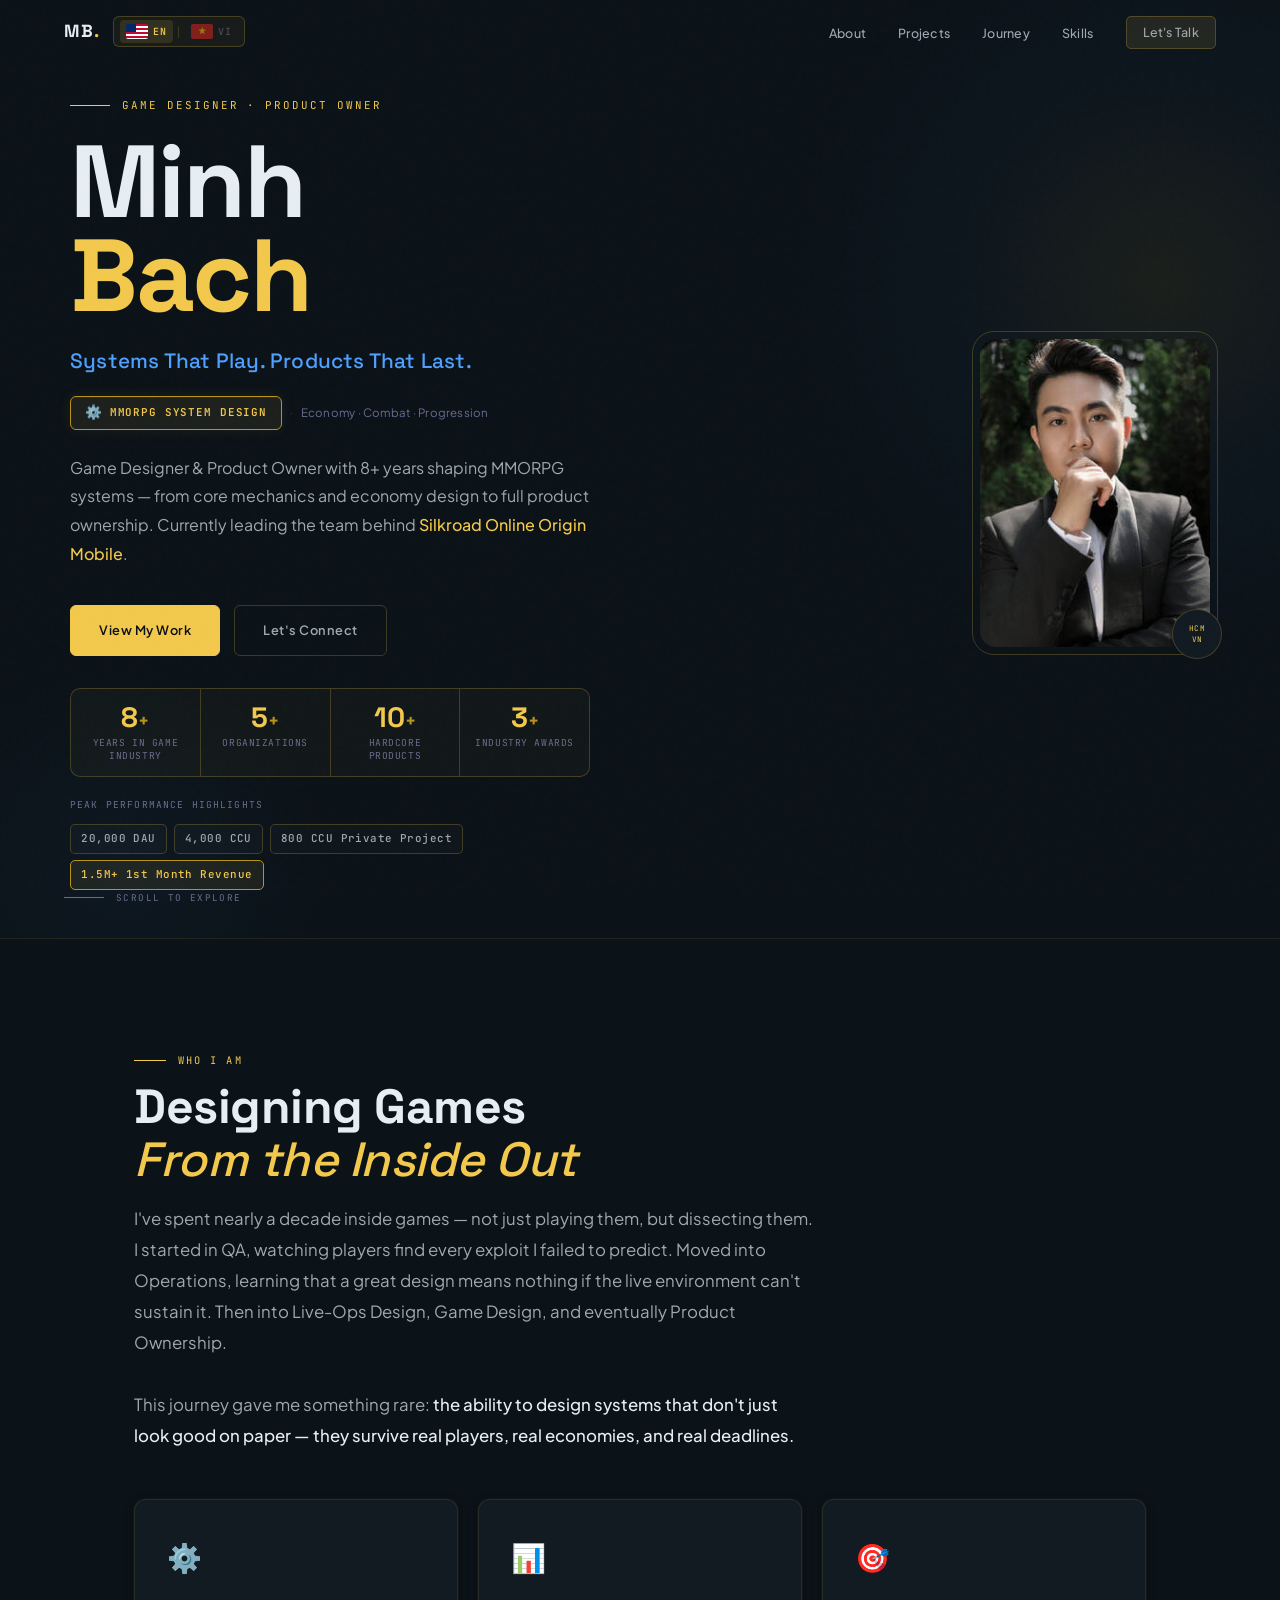
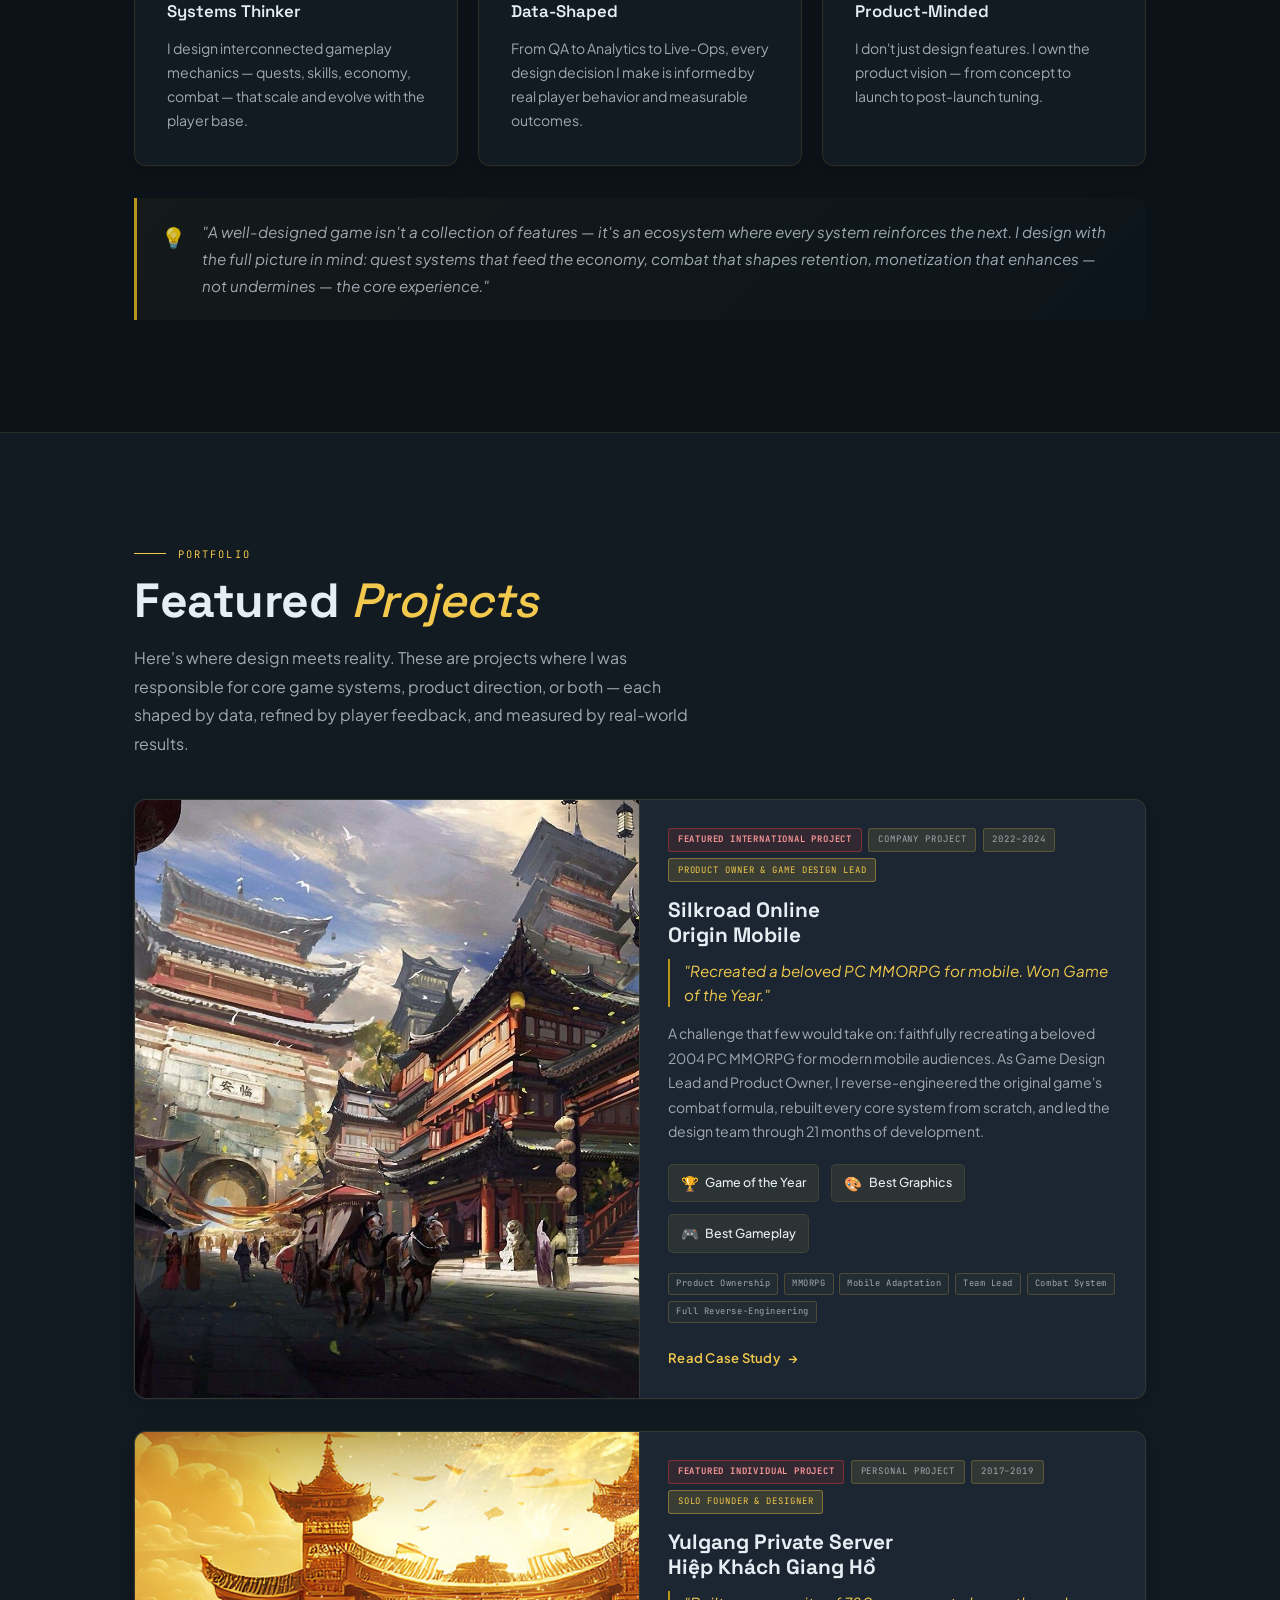
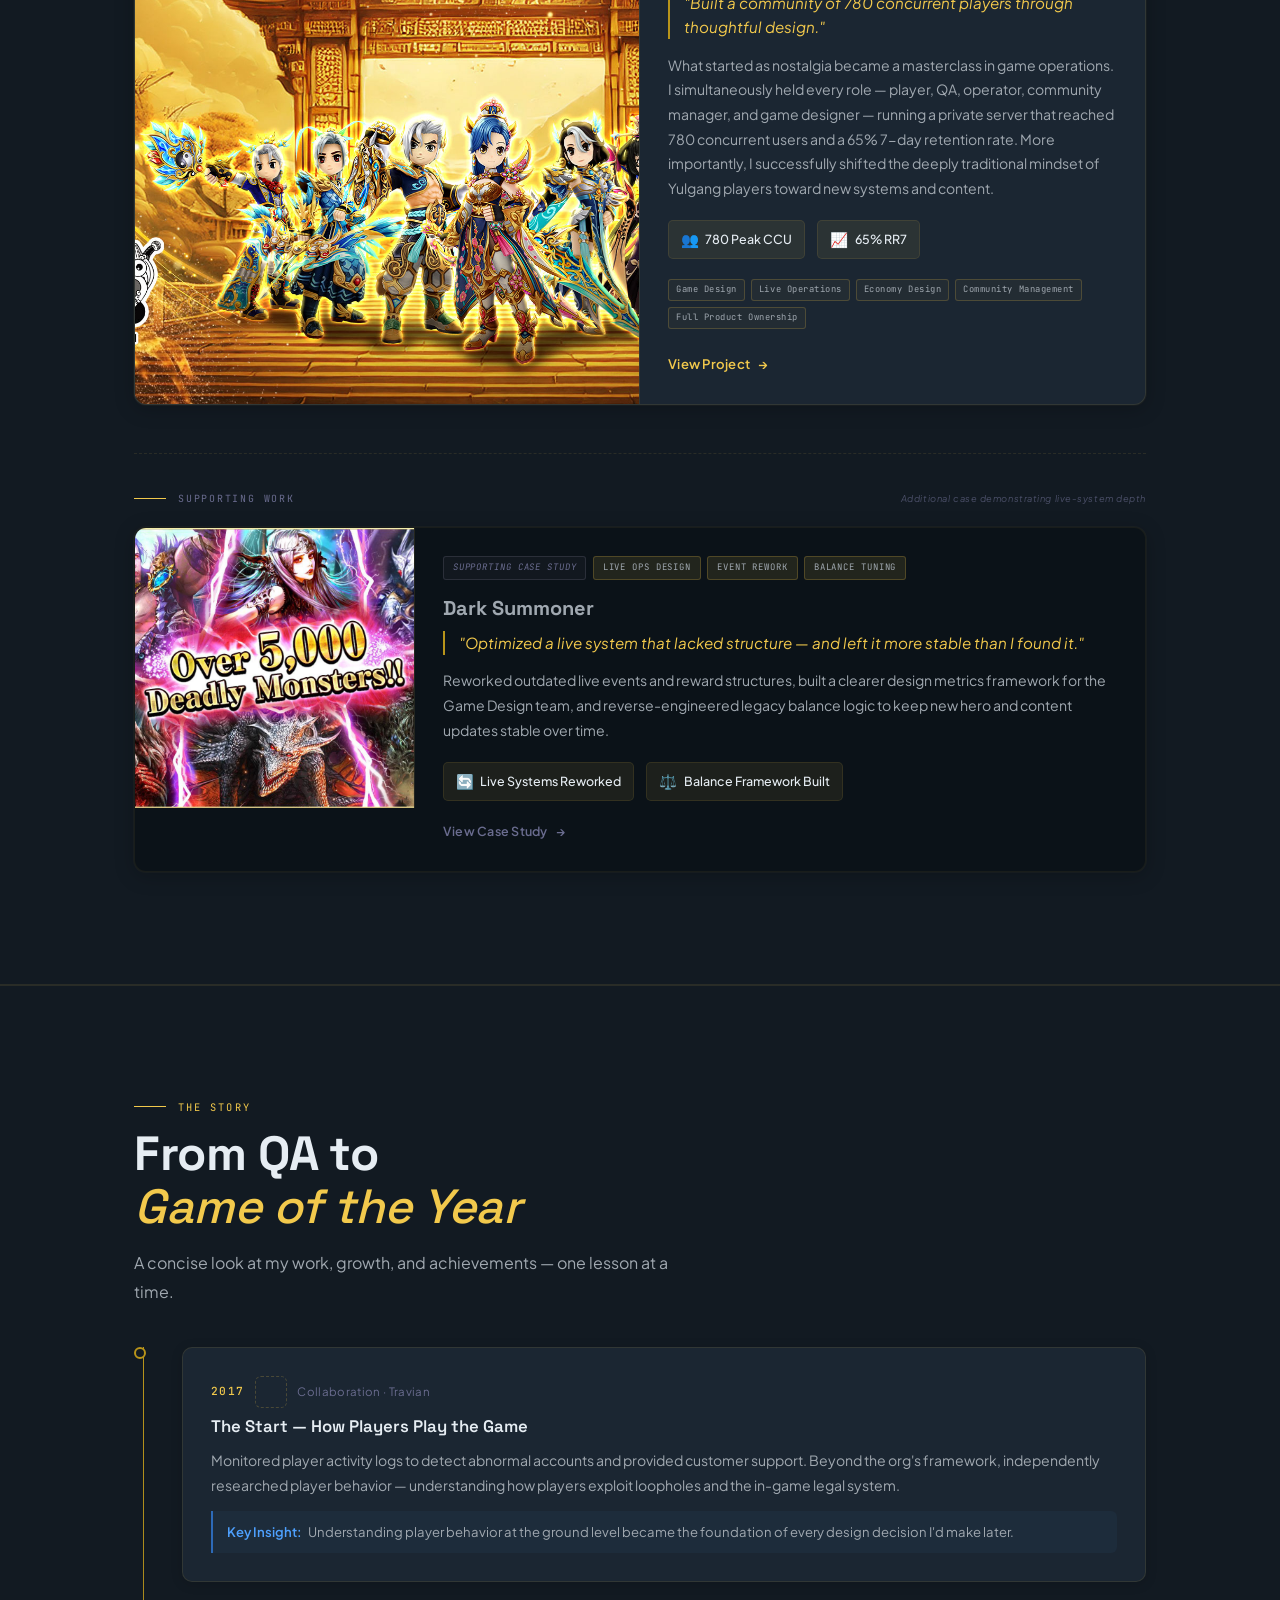
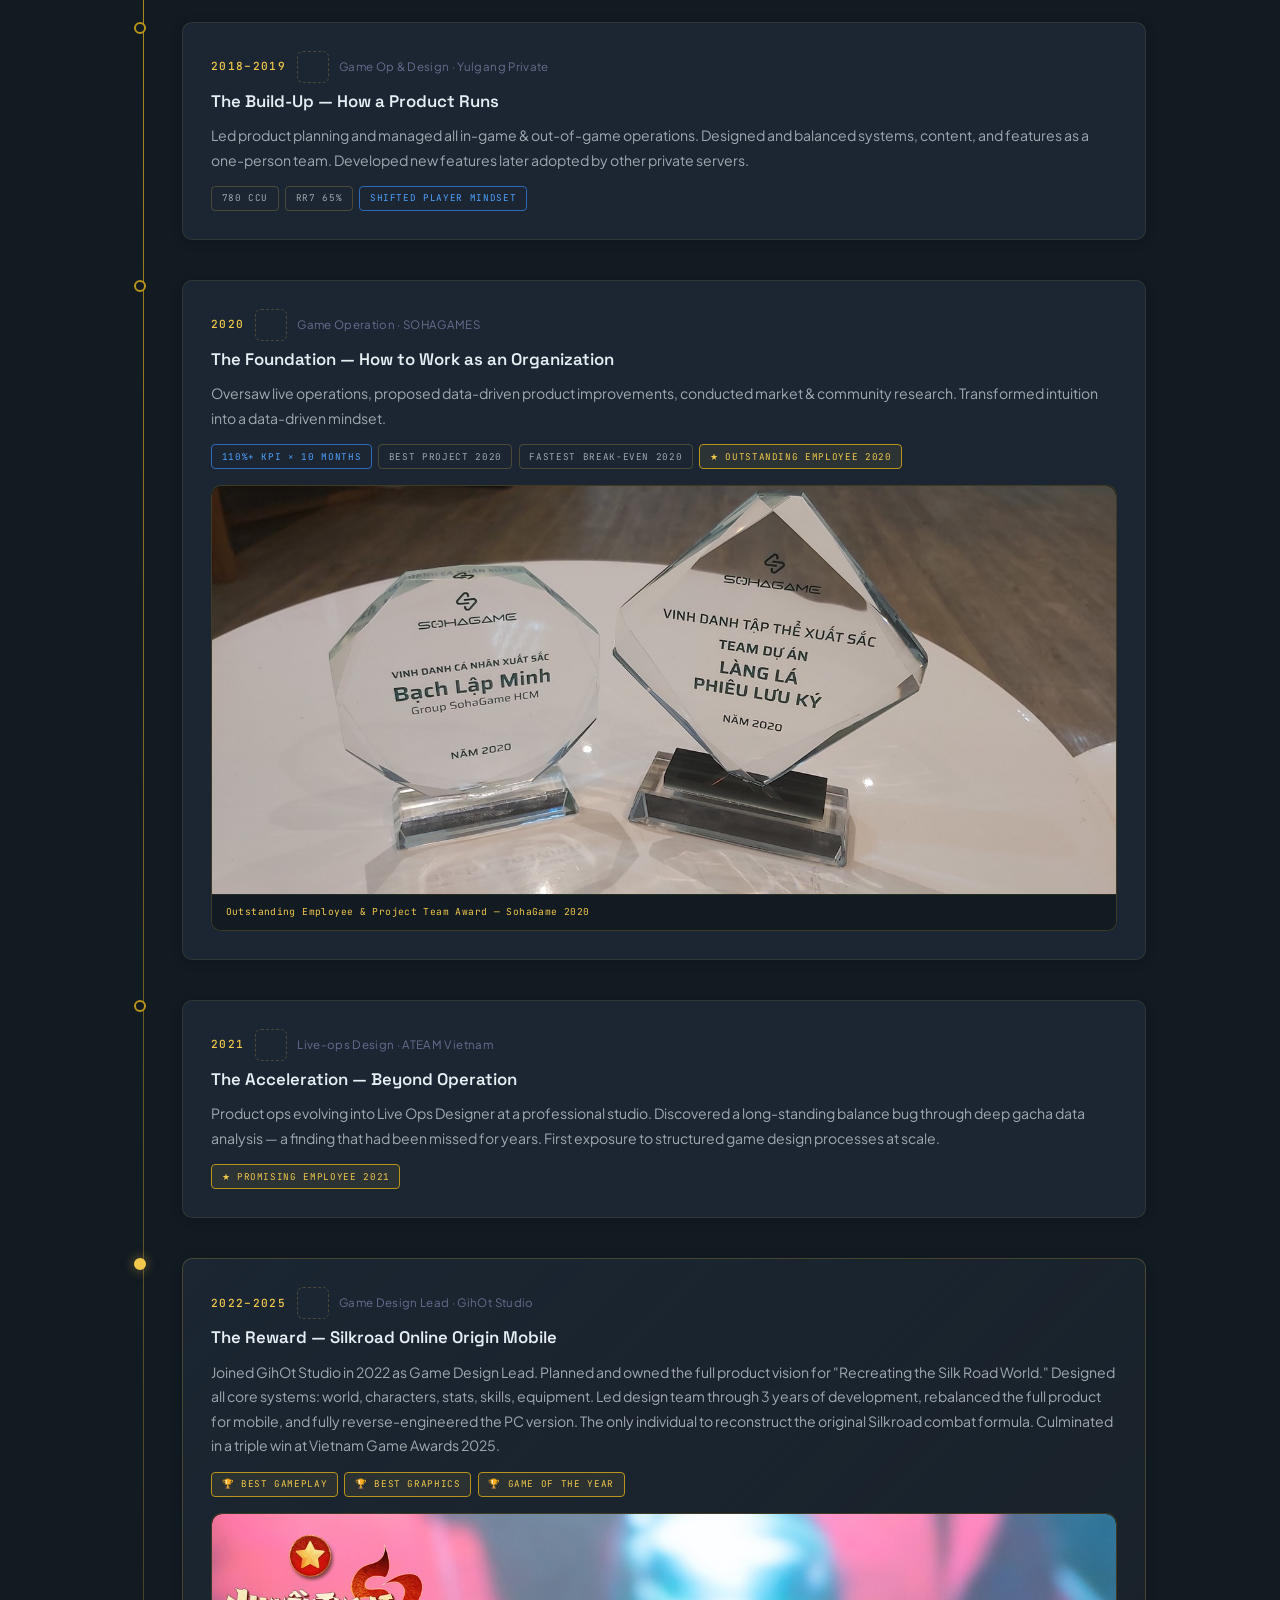
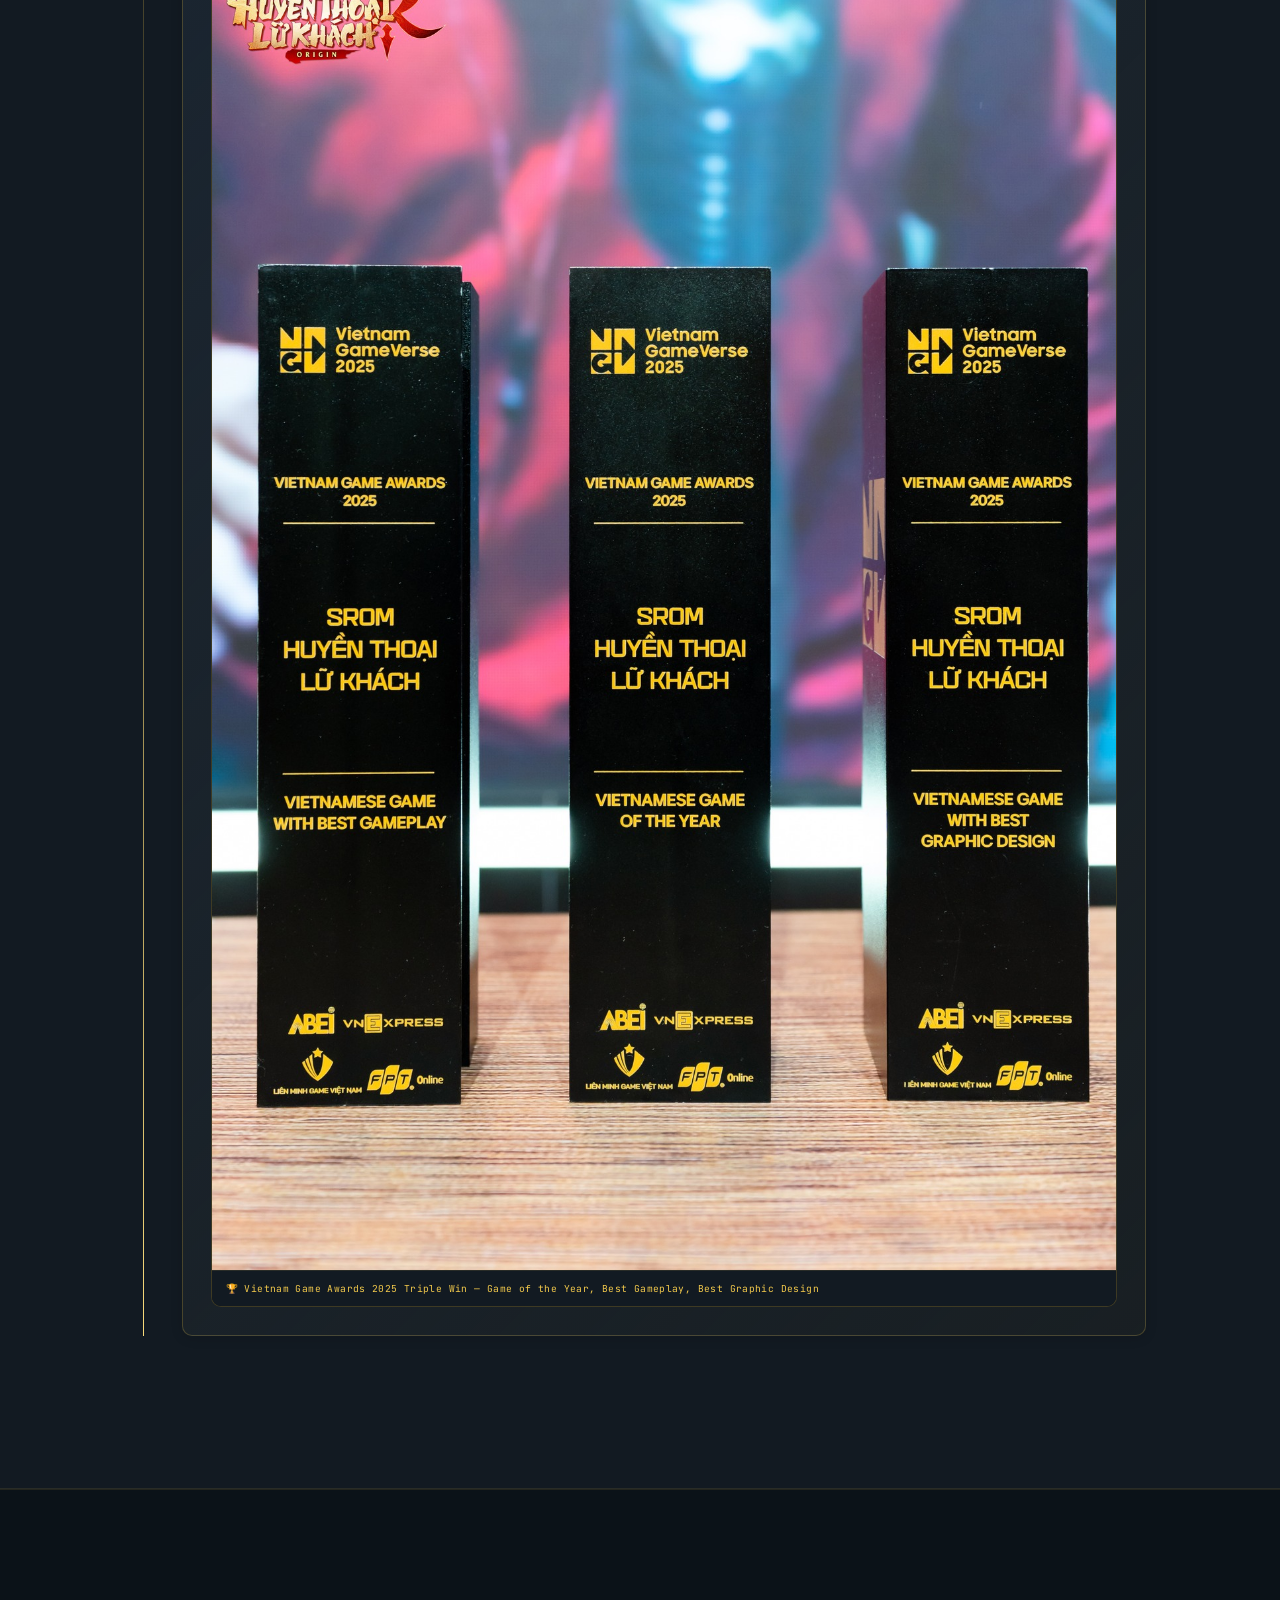
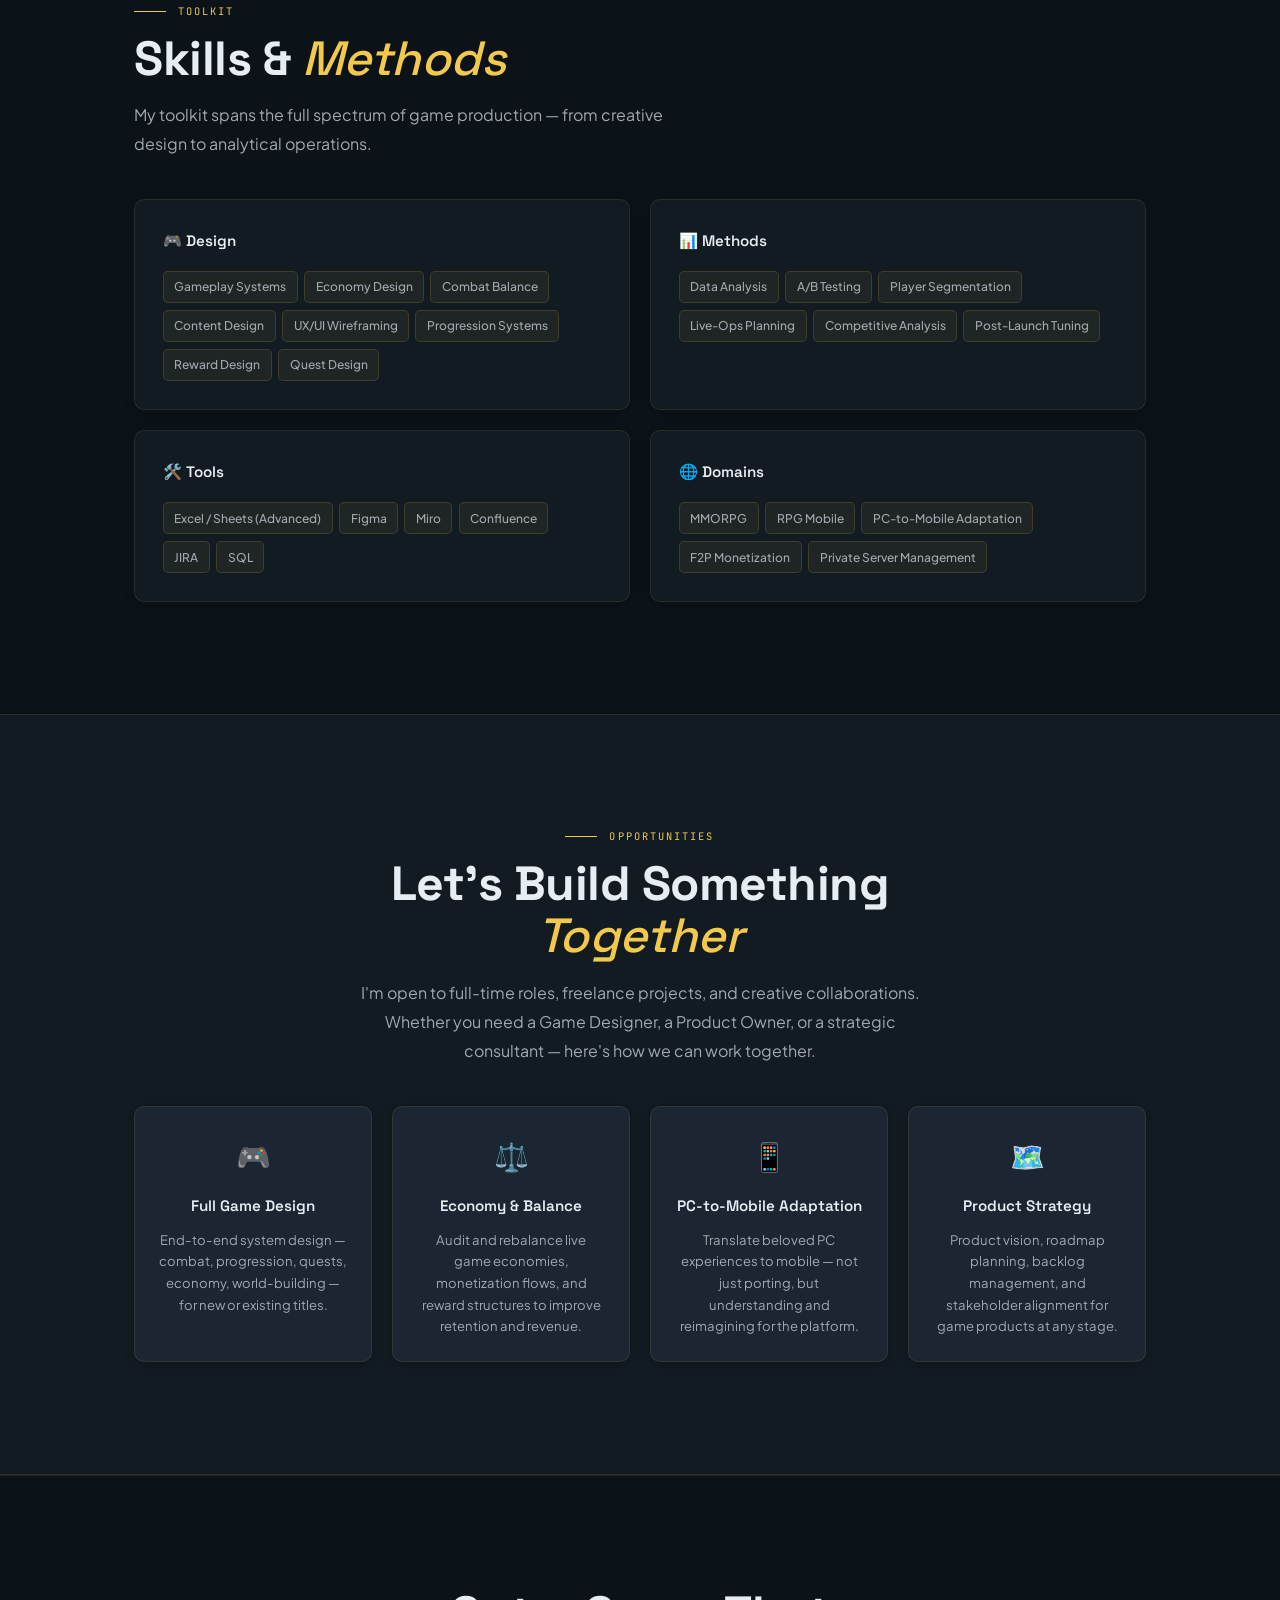
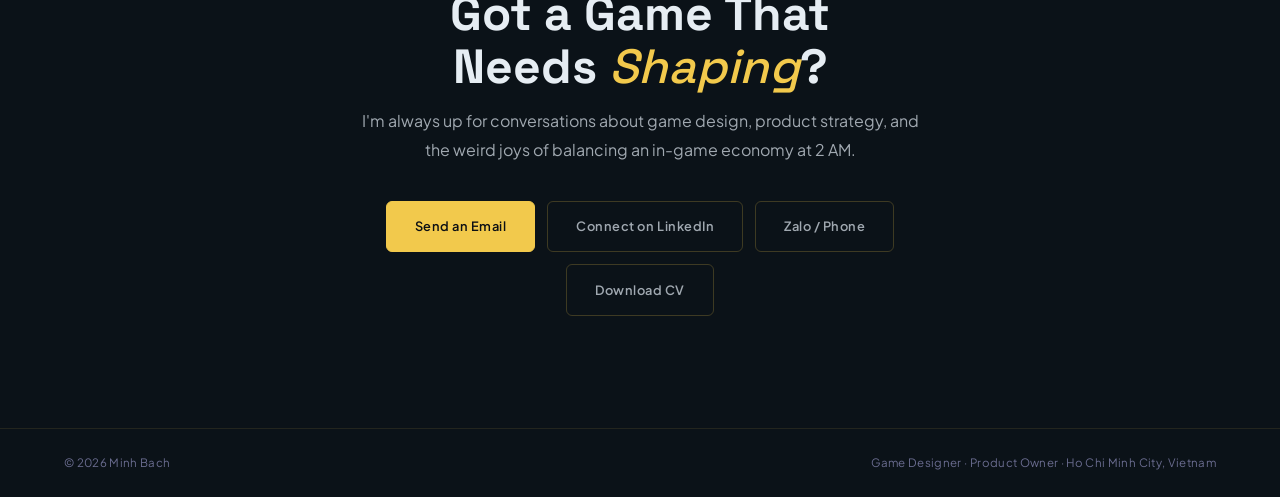
<file: index.html>
<!DOCTYPE html>
<html lang="en">
<head>
  <meta charset="UTF-8">
  <meta name="viewport" content="width=device-width, initial-scale=1.0">
  <title>Minh Bach — Game Designer &amp; Product Owner</title>
  <meta name="description" content="Game Designer &amp; Product Owner with 8+ years shaping MMORPG systems.">
  <meta property="og:title" content="Minh Bach — Game Designer &amp; Product Owner">
  <meta property="og:description" content="Systems That Play. Products That Last.">
  <meta property="og:type" content="website">
  <link rel="preconnect" href="https://fonts.googleapis.com">
  <link rel="preconnect" href="https://fonts.gstatic.com" crossorigin>
  <link href="https://fonts.googleapis.com/css2?family=Space+Grotesk:wght@500;600;700&family=Plus+Jakarta+Sans:ital,wght@0,300;0,400;0,500;0,600;1,300;1,400&family=JetBrains+Mono:wght@400;500&display=swap" rel="stylesheet">
  <link rel="stylesheet" href="css/style.css?v=3">
  <!-- i18n engine — must be first script, runs synchronously before DOMContentLoaded -->
  <script src="js/i18n.js"></script>
</head>
<body>

  <!-- ═══════ NAV ═══════ -->
  <nav id="navbar">
    <div class="nav-left">
      <a class="nav-logo" href="index.html">MB<span class="nav-logo-dot">.</span></a>
      <!-- Language switcher in nav -->
      <div class="nav-lang-switch">
        <a onclick="switchLang('en')" class="lang-btn" data-lang-btn="en" title="English" style="cursor:pointer">
          <span class="flag-mini flag-mini-en"></span>
          <span class="lang-label">EN</span>
        </a>
        <span class="lang-divider">|</span>
        <a onclick="switchLang('vi')" class="lang-btn" data-lang-btn="vi" title="Tiếng Việt" style="cursor:pointer">
          <span class="flag-mini flag-mini-vi"></span>
          <span class="lang-label">VI</span>
        </a>
      </div>
    </div>
    <ul class="nav-links">
      <li><a href="#about" data-i18n="nav_about">About</a></li>
      <li><a href="#projects" data-i18n="nav_projects">Projects</a></li>
      <li><a href="#journey" data-i18n="nav_journey">Journey</a></li>
      <li><a href="#skills" data-i18n="nav_skills">Skills</a></li>
      <li><a href="#contact" class="nav-cta" data-i18n="nav_cta">Let's Talk</a></li>
    </ul>
    <button class="nav-burger" id="burgerBtn" aria-label="Open menu">
      <span></span><span></span><span></span>
    </button>
  </nav>
  <div class="nav-overlay" id="navOverlay"></div>
  <nav class="nav-drawer" id="navDrawer">
    <div class="drawer-flags">
      <a onclick="switchLang('en')" class="nav-flag" data-lang-btn="en" style="cursor:pointer">
        <span class="flag-mini flag-mini-en"></span> EN
      </a>
      <a onclick="switchLang('vi')" class="nav-flag" data-lang-btn="vi" style="cursor:pointer">
        <span class="flag-mini flag-mini-vi"></span> VI
      </a>
    </div>
    <a href="#about"    onclick="closeMenu()" data-i18n="nav_about">About</a>
    <a href="#projects" onclick="closeMenu()" data-i18n="nav_projects">Projects</a>
    <a href="#journey"  onclick="closeMenu()" data-i18n="nav_journey">Journey</a>
    <a href="#skills"   onclick="closeMenu()" data-i18n="nav_skills">Skills</a>
    <a href="#contact"  onclick="closeMenu()" data-i18n="nav_cta">Let's Talk</a>
  </nav>

  <!-- ═══════ HERO ═══════ -->
  <section id="hero">
    <div class="hero-glow"></div>
    <div class="hero-content">
      <div class="hero-text">
        <div class="hero-eyebrow">
          <span class="hero-eyebrow-line"></span>
          <span data-i18n="hero_eyebrow">Game Designer · Product Owner</span>
        </div>
        <h1 class="hero-name"><span data-i18n="hero_name_1">Minh</span><br><span class="accent" data-i18n="hero_name_2">Bach</span></h1>
        <p class="hero-tagline" data-i18n="hero_tagline">Systems That Play. Products That Last.</p>
        <div class="hero-specialty">
          <span class="hero-specialty-badge">
            <span class="hero-specialty-icon">⚙️</span>
            <span data-i18n="hero_specialty">MMORPG System Design</span>
          </span>
          <span class="hero-specialty-sep">·</span>
          <span class="hero-specialty-sub" data-i18n="hero_specialty_sub">Economy · Combat · Progression</span>
        </div>
        <p class="hero-desc" data-i18n="hero_desc"></p>
        <div class="hero-cta">
          <a href="#projects" class="btn btn-primary" data-i18n="hero_cta_work">View My Work</a>
          <a href="#contact"  class="btn btn-ghost"   data-i18n="hero_cta_connect">Let's Connect</a>
        </div>

        <!-- ── Hero inline stats ── -->
        <div class="hero-stats">
          <div class="hero-stat-item">
            <div class="hero-stat-num">8<span>+</span></div>
            <div class="hero-stat-label" data-i18n="hstat_years">Years in Game Industry</div>
          </div>
          <div class="hero-stat-sep"></div>
          <div class="hero-stat-item">
            <div class="hero-stat-num">5<span>+</span></div>
            <div class="hero-stat-label" data-i18n="hstat_orgs">Organizations</div>
          </div>
          <div class="hero-stat-sep"></div>
          <div class="hero-stat-item">
            <div class="hero-stat-num">10<span>+</span></div>
            <div class="hero-stat-label" data-i18n="hstat_products">Hardcore Products</div>
          </div>
          <div class="hero-stat-sep"></div>
          <div class="hero-stat-item">
            <div class="hero-stat-num">3<span>+</span></div>
            <div class="hero-stat-label" data-i18n="hstat_awards">Industry Awards</div>
          </div>
        </div>

        <!-- ── Peak performance highlights ── -->
        <div class="hero-peaks">
          <div class="hero-peak-label" data-i18n="hstat_peaks_label">Peak Performance Highlights</div>
          <div class="hero-peak-chips">
            <span class="hero-peak-chip">20,000 DAU</span>
            <span class="hero-peak-chip">4,000 CCU</span>
            <span class="hero-peak-chip">800 CCU <span data-i18n="hstat_private">Private Project</span></span>
            <span class="hero-peak-chip gold">1.5M+ <span data-i18n="hstat_rev">1st Month Revenue</span></span>
          </div>
        </div>
      </div>
      <div class="hero-avatar-wrap">
        <img src="images/avatar.png" alt="Minh Bach — Game Designer" class="hero-avatar">
        <div class="hero-avatar-ring"></div>
        <div class="hero-avatar-tag">HCM<br>VN</div>
      </div>
    </div>
    <div class="hero-scroll">
      <span class="scroll-line"></span> <span data-i18n="hero_scroll">Scroll to explore</span>
    </div>
  </section>

  <!-- ═══════ ABOUT / POSITIONING ═══════ -->
  <section id="about">
    <div class="wrap">
      <div class="section-label"><span class="label-line"></span><span data-i18n="about_label">Who I Am</span></div>
      <h2 class="section-title"><span data-i18n="about_title_1">Designing Games</span><br><em data-i18n="about_title_2">From the Inside Out</em></h2>
      <p class="about-intro reveal" data-i18n="about_intro"></p>
      <div class="value-cards">
        <div class="value-card reveal">
          <div class="value-icon">⚙️</div>
          <h3 data-i18n="about_card1_title">Systems Thinker</h3>
          <p data-i18n="about_card1_desc"></p>
        </div>
        <div class="value-card reveal" style="transition-delay:0.1s">
          <div class="value-icon">📊</div>
          <h3 data-i18n="about_card2_title">Data-Shaped</h3>
          <p data-i18n="about_card2_desc"></p>
        </div>
        <div class="value-card reveal" style="transition-delay:0.2s">
          <div class="value-icon">🎯</div>
          <h3 data-i18n="about_card3_title">Product-Minded</h3>
          <p data-i18n="about_card3_desc"></p>
        </div>
      </div>

      <!-- ── Design Philosophy (embedded) ── -->
      <blockquote class="about-philosophy reveal" style="transition-delay:0.35s">
        <span class="about-philosophy-icon">💡</span>
        <p data-i18n="about_think_quote"></p>
      </blockquote>
    </div>
  </section>

  <!-- ═══════ FEATURED PROJECTS ═══════ -->
  <section id="projects">
    <div class="wrap">
      <div class="section-label"><span class="label-line"></span><span data-i18n="proj_label">Portfolio</span></div>
      <h2 class="section-title reveal"><span data-i18n="proj_title_1">Featured</span> <em data-i18n="proj_title_2">Projects</em></h2>
      <p class="section-intro reveal" data-i18n="proj_intro"></p>
      <div class="projects-grid">

        <!-- PROJECT 1: Silkroad -->
        <article class="project-card project-card--featured reveal">
          <img src="images/silkroadonline.png" alt="Silkroad Online Origin Mobile" class="project-banner">
          <div class="project-body">
            <div class="project-meta">
              <span class="project-tag tag-featured" data-i18n="proj_sr_featured">Featured International Project</span>
              <span class="project-tag" data-i18n="proj_sr_tag1">Company Project</span>
              <span class="project-tag" data-i18n="proj_sr_tag2">2025</span>
              <span class="project-tag tag-role" data-i18n="proj_sr_tag3">Product Owner &amp; Game Design Lead</span>
            </div>
            <h3 class="project-title" data-i18n="proj_sr_title">Silkroad Online<br>Origin Mobile</h3>
            <p class="project-impact" data-i18n="proj_sr_impact"></p>
            <p class="project-desc" data-i18n="proj_sr_desc"></p>
            <div class="project-stats">
              <div class="project-stat"><span class="stat-badge">🏆</span><span data-i18n="proj_sr_stat1">Game of the Year</span></div>
              <div class="project-stat"><span class="stat-badge">🎨</span><span data-i18n="proj_sr_stat2">Best Graphics</span></div>
              <div class="project-stat"><span class="stat-badge">🎮</span><span data-i18n="proj_sr_stat3">Best Gameplay</span></div>
            </div>
            <div class="chips">
              <span class="chip" data-i18n="chip_product_ownership">Product Ownership</span>
              <span class="chip" data-i18n="chip_mmorpg">MMORPG</span>
              <span class="chip" data-i18n="chip_mobile_adapt">Mobile Adaptation</span>
              <span class="chip" data-i18n="chip_team_lead">Team Lead</span>
              <span class="chip" data-i18n="chip_combat_sys">Combat System</span>
              <span class="chip" data-i18n="chip_reverse_eng">Full Reverse-Engineering</span>
            </div>
            <a href="silkroad.html" class="project-link"><span data-i18n="proj_sr_link">Read Case Study</span> <span class="arrow">→</span></a>
          </div>
        </article>

        <!-- PROJECT 2: Yulgang -->
        <article class="project-card reveal" style="transition-delay:0.15s">
          <img src="images/yulgangonline.png" alt="Yulgang Online" class="project-banner">
          <div class="project-body">
            <div class="project-meta">
              <span class="project-tag tag-featured" data-i18n="proj_yg_featured">Featured Individual Project</span>
              <span class="project-tag" data-i18n="proj_yg_tag1">Personal Project</span>
              <span class="project-tag" data-i18n="proj_yg_tag2">2017–2019</span>
              <span class="project-tag tag-role" data-i18n="proj_yg_tag3">Solo Founder &amp; Designer</span>
            </div>
            <h3 class="project-title" data-i18n="proj_yg_title">Yulgang Private Server<br>Hiệp Khách Giang Hồ</h3>
            <p class="project-impact" data-i18n="proj_yg_impact"></p>
            <p class="project-desc" data-i18n="proj_yg_desc"></p>
            <div class="project-stats">
              <div class="project-stat"><span class="stat-badge">👥</span><span data-i18n="proj_yg_stat1">780 Peak CCU</span></div>
              <div class="project-stat"><span class="stat-badge">📈</span><span data-i18n="proj_yg_stat2">65% RR7</span></div>
            </div>
            <div class="chips">
              <span class="chip" data-i18n="chip_game_design">Game Design</span>
              <span class="chip" data-i18n="chip_live_ops">Live Operations</span>
              <span class="chip" data-i18n="chip_economy">Economy Design</span>
              <span class="chip" data-i18n="chip_community">Community Management</span>
              <span class="chip" data-i18n="chip_full_po">Full Product Ownership</span>
            </div>
            <a href="yulgang.html" class="project-link"><span data-i18n="proj_yg_link">View Project</span> <span class="arrow">→</span></a>
          </div>
        </article>

      </div><!-- /.projects-grid (flagship) -->

      <!-- ── Supporting Work ── -->
      <div class="projects-supporting-header reveal">
        <span class="label-line"></span>
        <span data-i18n="proj_supporting_label">Supporting Work</span>
        <span class="projects-supporting-hint" data-i18n="proj_supporting_hint">Additional case demonstrating live-system depth</span>
      </div>

      <div class="projects-grid projects-grid--supporting">
        <!-- PROJECT 3: Dark Summoner — Supporting Case -->
        <article class="project-card project-card--supporting reveal">
          <img src="images/darksummoner.png" alt="Dark Summoner" class="project-banner project-banner--supporting">
          <div class="project-body">
            <div class="project-meta">
              <span class="project-tag tag-supporting" data-i18n="proj_ds_type">Supporting Case Study</span>
              <span class="project-tag" data-i18n="proj_ds_tag1">Live Ops Design</span>
              <span class="project-tag" data-i18n="proj_ds_tag2">Event Rework</span>
              <span class="project-tag" data-i18n="proj_ds_tag3">Balance Tuning</span>
            </div>
            <h3 class="project-title" data-i18n="proj_ds_title">Dark Summoner</h3>
            <p class="project-impact" data-i18n="proj_ds_impact"></p>
            <p class="project-desc" data-i18n="proj_ds_desc"></p>
            <div class="project-stats">
              <div class="project-stat"><span class="stat-badge">🔄</span><span data-i18n="proj_ds_stat1">Live Systems Reworked</span></div>
              <div class="project-stat"><span class="stat-badge">⚖️</span><span data-i18n="proj_ds_stat2">Balance Framework Built</span></div>
            </div>
            <a href="darksummoner.html" class="project-link project-link--supporting"><span data-i18n="proj_ds_link">View Case Study</span> <span class="arrow">→</span></a>
          </div>
        </article>
      </div><!-- /.projects-grid--supporting -->

    </div>
  </section>


  <!-- ═══════ JOURNEY + TRUST SIGNALS ═══════ -->
  <section id="journey">
    <div class="wrap">
      <div class="section-label"><span class="label-line"></span><span data-i18n="journey_label">The Story</span></div>
      <h2 class="section-title reveal"><span data-i18n="journey_title_1">From QA to</span><br><em data-i18n="journey_title_2">Game of the Year</em></h2>
      <p class="section-intro reveal" data-i18n="journey_intro"></p>

      <div class="journey-timeline">

        <!-- 2017 -->
        <div class="j-item reveal">
          <div class="j-marker"><div class="j-dot"></div><div class="j-line"></div></div>
          <div class="j-content">
            <div class="j-header">
              <span class="j-year" data-i18n="j1_year">2017</span>
              <div class="ph j-logo-ph"></div>
              <span class="j-company" data-i18n="j1_company">Collaboration · Travian</span>
            </div>
            <h3 class="j-title" data-i18n="j1_title">The Start — How Players Play the Game</h3>
            <p class="j-desc" data-i18n="j1_desc"></p>
            <div class="j-lesson">
              <span class="j-lesson-label" data-i18n="j1_insight_label">Key Insight:</span>
              <span data-i18n="j1_insight"></span>
            </div>
          </div>
        </div>

        <!-- 2018-2019 -->
        <div class="j-item reveal">
          <div class="j-marker"><div class="j-dot"></div><div class="j-line"></div></div>
          <div class="j-content">
            <div class="j-header">
              <span class="j-year" data-i18n="j2_year">2018–2019</span>
              <div class="ph j-logo-ph"></div>
              <span class="j-company" data-i18n="j2_company">Game Op &amp; Design · Yulgang Private</span>
            </div>
            <h3 class="j-title" data-i18n="j2_title">The Build-Up — How a Product Runs</h3>
            <p class="j-desc" data-i18n="j2_desc"></p>
            <div class="j-achievements">
              <span class="j-badge">780 CCU</span>
              <span class="j-badge">RR7 65%</span>
              <span class="j-badge accent" data-i18n="j2_badge_mindset">Shifted player mindset</span>
            </div>
          </div>
        </div>

        <!-- 2020 -->
        <div class="j-item reveal">
          <div class="j-marker"><div class="j-dot"></div><div class="j-line"></div></div>
          <div class="j-content">
            <div class="j-header">
              <span class="j-year" data-i18n="j3_year">2020</span>
              <div class="ph j-logo-ph"></div>
              <span class="j-company" data-i18n="j3_company">Game Operation · SOHAGAMES</span>
            </div>
            <h3 class="j-title" data-i18n="j3_title">The Foundation — How to Work as an Organization</h3>
            <p class="j-desc" data-i18n="j3_desc"></p>
            <div class="j-achievements">
              <span class="j-badge accent" data-i18n="j3_badge1">110%+ KPI × 10 months</span>
              <span class="j-badge"       data-i18n="j3_badge2">Best Project 2020</span>
              <span class="j-badge"       data-i18n="j3_badge3">Fastest Break-Even 2020</span>
              <span class="j-badge gold"  data-i18n="j3_badge4">★ Outstanding Employee 2020</span>
            </div>
            <div class="j-achievement-photo">
              <img src="images/employeeOTY.png" alt="SohaGame Employee of the Year 2020" class="j-photo">
              <span class="j-photo-caption" data-i18n="j3_photo_caption">Outstanding Employee &amp; Project Team Award — SohaGame 2020</span>
            </div>
          </div>
        </div>

        <!-- 2021 · ATEAM -->
        <div class="j-item reveal">
          <div class="j-marker"><div class="j-dot"></div><div class="j-line"></div></div>
          <div class="j-content">
            <div class="j-header">
              <span class="j-year" data-i18n="j4_year">2021</span>
              <div class="ph j-logo-ph"></div>
              <span class="j-company" data-i18n="j4_company">Live-ops Design · ATEAM Vietnam</span>
            </div>
            <h3 class="j-title" data-i18n="j4_title">The Acceleration — Beyond Operation</h3>
            <p class="j-desc" data-i18n="j4_desc"></p>
            <div class="j-achievements">
              <span class="j-badge gold" data-i18n="j4_badge1">★ Promising Employee 2021</span>
            </div>
          </div>
        </div>

        <!-- 2022-2025 · GihOt Studio -->
        <div class="j-item j-item--current reveal">
          <div class="j-marker"><div class="j-dot j-dot--active"></div></div>
          <div class="j-content">
            <div class="j-header">
              <span class="j-year" data-i18n="j5_year">2022–2025</span>
              <div class="ph j-logo-ph"></div>
              <span class="j-company" data-i18n="j5_company">Game Design Lead · GihOt Studio</span>
            </div>
            <h3 class="j-title" data-i18n="j5_title">The Reward — Silkroad Online Origin Mobile</h3>
            <p class="j-desc" data-i18n="j5_desc"></p>
            <div class="j-achievements">
              <span class="j-badge gold" data-i18n="j5_badge1">🏆 Best Gameplay</span>
              <span class="j-badge gold" data-i18n="j5_badge2">🏆 Best Graphics</span>
              <span class="j-badge gold" data-i18n="j5_badge3">🏆 Game of the Year</span>
            </div>
            <div class="j-achievement-photo">
              <img src="images/hattrick.png" alt="Vietnam Game Awards 2025 — Triple Win" class="j-photo">
              <span class="j-photo-caption" data-i18n="j5_photo_caption">🏆 Vietnam Game Awards 2025 Triple Win — Game of the Year, Best Gameplay, Best Graphic Design</span>
            </div>
          </div>
        </div>

      </div>


    </div>
  </section>

  <!-- ═══════ SKILLS & METHODS ═══════ -->
  <section id="skills">
    <div class="wrap">
      <div class="section-label"><span class="label-line"></span><span data-i18n="skills_label">Toolkit</span></div>
      <h2 class="section-title reveal"><span data-i18n="skills_title_1">Skills &amp;</span> <em data-i18n="skills_title_2">Methods</em></h2>
      <p class="section-intro reveal" data-i18n="skills_intro"></p>
      <div class="skills-grid">
        <div class="skill-group reveal">
          <h3 class="skill-group-title">🎮 <span data-i18n="skills_design">Design</span></h3>
          <div class="skill-tags">
            <span class="skill-tag">Gameplay Systems</span>
            <span class="skill-tag">Economy Design</span>
            <span class="skill-tag">Combat Balance</span>
            <span class="skill-tag">Content Design</span>
            <span class="skill-tag">UX/UI Wireframing</span>
            <span class="skill-tag">Progression Systems</span>
            <span class="skill-tag">Reward Design</span>
            <span class="skill-tag">Quest Design</span>
          </div>
        </div>
        <div class="skill-group reveal" style="transition-delay:0.1s">
          <h3 class="skill-group-title">📊 <span data-i18n="skills_methods">Methods</span></h3>
          <div class="skill-tags">
            <span class="skill-tag">Data Analysis</span>
            <span class="skill-tag">A/B Testing</span>
            <span class="skill-tag">Player Segmentation</span>
            <span class="skill-tag">Live-Ops Planning</span>
            <span class="skill-tag">Competitive Analysis</span>
            <span class="skill-tag">Post-Launch Tuning</span>
          </div>
        </div>
        <div class="skill-group reveal" style="transition-delay:0.2s">
          <h3 class="skill-group-title">🛠️ <span data-i18n="skills_tools">Tools</span></h3>
          <div class="skill-tags">
            <span class="skill-tag">Excel / Sheets (Advanced)</span>
            <span class="skill-tag">Figma</span>
            <span class="skill-tag">Miro</span>
            <span class="skill-tag">Confluence</span>
            <span class="skill-tag">JIRA</span>
            <span class="skill-tag">SQL</span>
          </div>
        </div>
        <div class="skill-group reveal" style="transition-delay:0.3s">
          <h3 class="skill-group-title">🌐 <span data-i18n="skills_domains">Domains</span></h3>
          <div class="skill-tags">
            <span class="skill-tag">MMORPG</span>
            <span class="skill-tag">RPG Mobile</span>
            <span class="skill-tag">PC-to-Mobile Adaptation</span>
            <span class="skill-tag">F2P Monetization</span>
            <span class="skill-tag">Private Server Management</span>
          </div>
        </div>
      </div>
    </div>
  </section>

  <!-- ═══════ COLLABORATION / SERVICES ═══════ -->
  <section id="collab">
    <div class="wrap">
      <div class="section-label" style="justify-content:center"><span class="label-line"></span><span data-i18n="collab_label">Opportunities</span></div>
      <h2 class="section-title reveal" style="text-align:center"><span data-i18n="collab_title_1">Let's Build Something</span><br><em data-i18n="collab_title_2">Together</em></h2>
      <p class="collab-intro reveal" data-i18n="collab_intro"></p>
      <div class="collab-grid">
        <div class="collab-card reveal">
          <div class="collab-icon">🎮</div>
          <h3 data-i18n="collab_c1_title">Full Game Design</h3>
          <p data-i18n="collab_c1_desc"></p>
        </div>
        <div class="collab-card reveal" style="transition-delay:0.1s">
          <div class="collab-icon">⚖️</div>
          <h3 data-i18n="collab_c2_title">Economy &amp; Balance</h3>
          <p data-i18n="collab_c2_desc"></p>
        </div>
        <div class="collab-card reveal" style="transition-delay:0.2s">
          <div class="collab-icon">📱</div>
          <h3 data-i18n="collab_c3_title">PC-to-Mobile Adaptation</h3>
          <p data-i18n="collab_c3_desc"></p>
        </div>
        <div class="collab-card reveal" style="transition-delay:0.3s">
          <div class="collab-icon">🗺️</div>
          <h3 data-i18n="collab_c4_title">Product Strategy</h3>
          <p data-i18n="collab_c4_desc"></p>
        </div>
      </div>
    </div>
  </section>

  <!-- ═══════ CONTACT ═══════ -->
  <section id="contact">
    <div class="wrap">
      <div class="contact-inner reveal">
        <h2 class="contact-title"><span data-i18n="contact_title_1">Got a Game That</span><br><span data-i18n="contact_title_2">Needs</span> <em data-i18n="contact_title_3">Shaping</em>?</h2>
        <p class="contact-sub" data-i18n="contact_sub"></p>
        <div class="contact-row">
          <a href="mailto:bachlapminh140395@gmail.com" class="btn btn-primary" data-i18n="contact_email">Send an Email</a>
          <a href="https://www.linkedin.com/in/minhbachlap" target="_blank" class="btn btn-ghost" data-i18n="contact_linkedin">Connect on LinkedIn</a>
          <a href="https://zalo.me/0908992408" target="_blank" class="btn btn-ghost" data-i18n="contact_zalo">Zalo / Phone</a>
          <a href="https://drive.google.com/file/d/17wLcW9e8RWjWMfk-zJor8GdvVzge3hv6/view?usp=drive_link" target="_blank" class="btn btn-ghost" data-i18n="contact_cv">Download CV</a>
        </div>
      </div>
    </div>
  </section>

  <!-- ═══════ FOOTER ═══════ -->
  <footer>
    <span data-i18n="footer_copy">© 2025 Minh Bach</span>
    <span data-i18n="footer_tagline">Game Designer · Product Owner · Ho Chi Minh City, Vietnam</span>
  </footer>

  <!-- ═══════ FLOATING DESKTOP PANEL ═══════ -->
  <div class="float-panel" id="floatPanel">
    <!-- Language toggle — shows only the opposite language -->
    <div class="fp-section fp-lang">
      <a onclick="switchLang('vi')" class="fp-lang-toggle" data-show-when="en" style="cursor:pointer">
        <span class="flag-mini flag-mini-vi"></span> Tiếng Việt
      </a>
      <a onclick="switchLang('en')" class="fp-lang-toggle" data-show-when="vi" style="cursor:pointer">
        <span class="flag-mini flag-mini-en"></span> English
      </a>
    </div>
    <div class="fp-divider"></div>
    <!-- Zalo / Phone -->
    <a href="https://zalo.me/0908992408" target="_blank" class="fp-action fp-action--zalo" title="Chat on Zalo">
      <span class="fp-action-icon">
        <svg width="20" height="20" viewBox="0 0 32 32" fill="none" xmlns="http://www.w3.org/2000/svg">
          <rect width="32" height="32" rx="8" fill="#0068FF"/>
          <path d="M7 21.5c0 .8.7 1.5 1.5 1.5H10l-.5 2.5 3-2.5h8c.8 0 1.5-.7 1.5-1.5v-9C22.5 11.7 21.8 11 21 11H8.5C7.7 11 7 11.7 7 12.5v9z" fill="white"/>
          <path d="M10 16h12M10 19h8" stroke="#0068FF" stroke-width="1.5" stroke-linecap="round"/>
        </svg>
      </span>
      <span class="fp-action-text">
        <span class="fp-action-name">Zalo</span>
        <span class="fp-action-sub">0908 992 408</span>
      </span>
    </a>
    <div class="fp-divider"></div>
    <!-- LinkedIn -->
    <a href="https://www.linkedin.com/in/minhbachlap" target="_blank" class="fp-action fp-action--linkedin" title="Message on LinkedIn">
      <span class="fp-action-icon">
        <svg width="20" height="20" viewBox="0 0 32 32" fill="none" xmlns="http://www.w3.org/2000/svg">
          <rect width="32" height="32" rx="8" fill="#0A66C2"/>
          <path d="M8 12h4v12H8zM10 10.5a2 2 0 110-4 2 2 0 010 4zM14 12h3.8v1.7h.05C18.4 12.6 19.8 12 21.4 12c3.5 0 4.1 2.3 4.1 5.3V24h-4v-5.9c0-1.4 0-3.2-2-3.2s-2.3 1.6-2.3 3.1V24H14V12z" fill="white"/>
        </svg>
      </span>
      <span class="fp-action-text">
        <span class="fp-action-name">LinkedIn</span>
        <span class="fp-action-sub" data-i18n="fp_linkedin_dm">Send a Message</span>
      </span>
    </a>
  </div>

  <script src="js/common.js"></script>

</body>
</html>
</file>
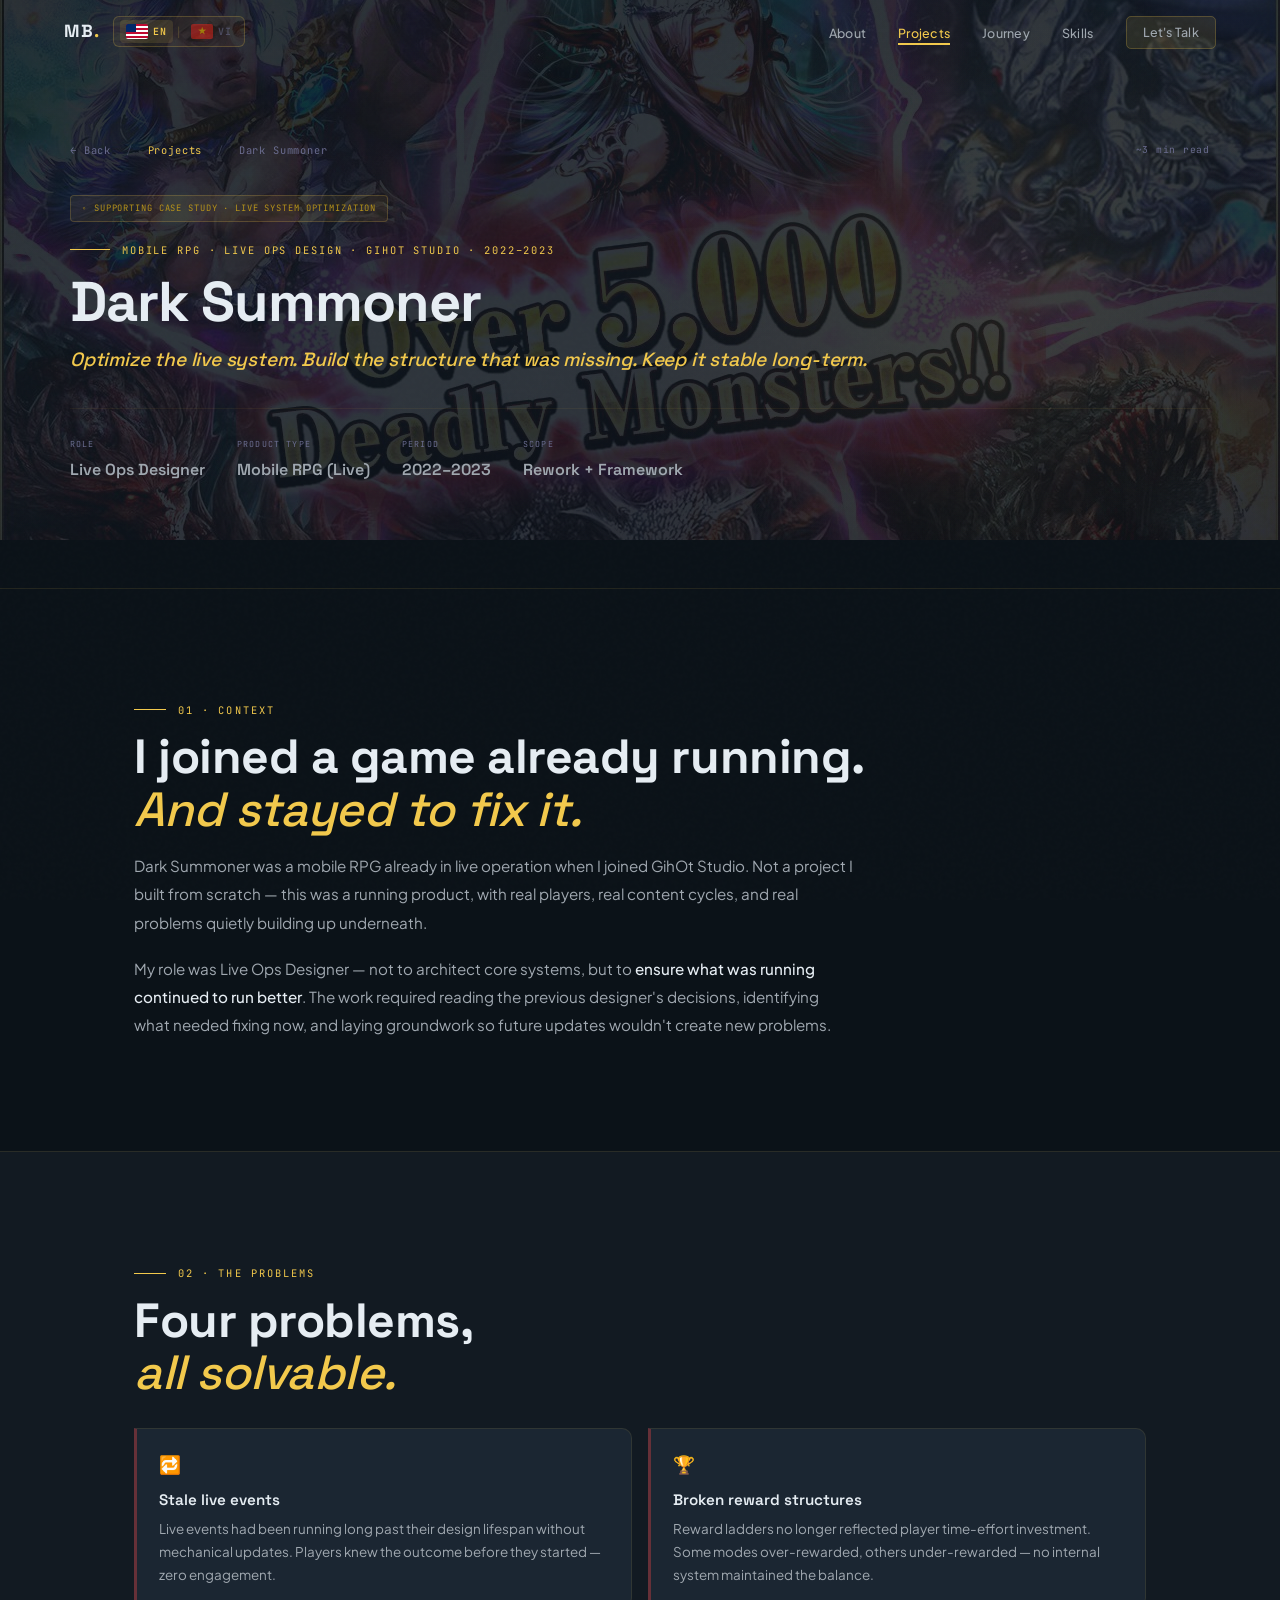
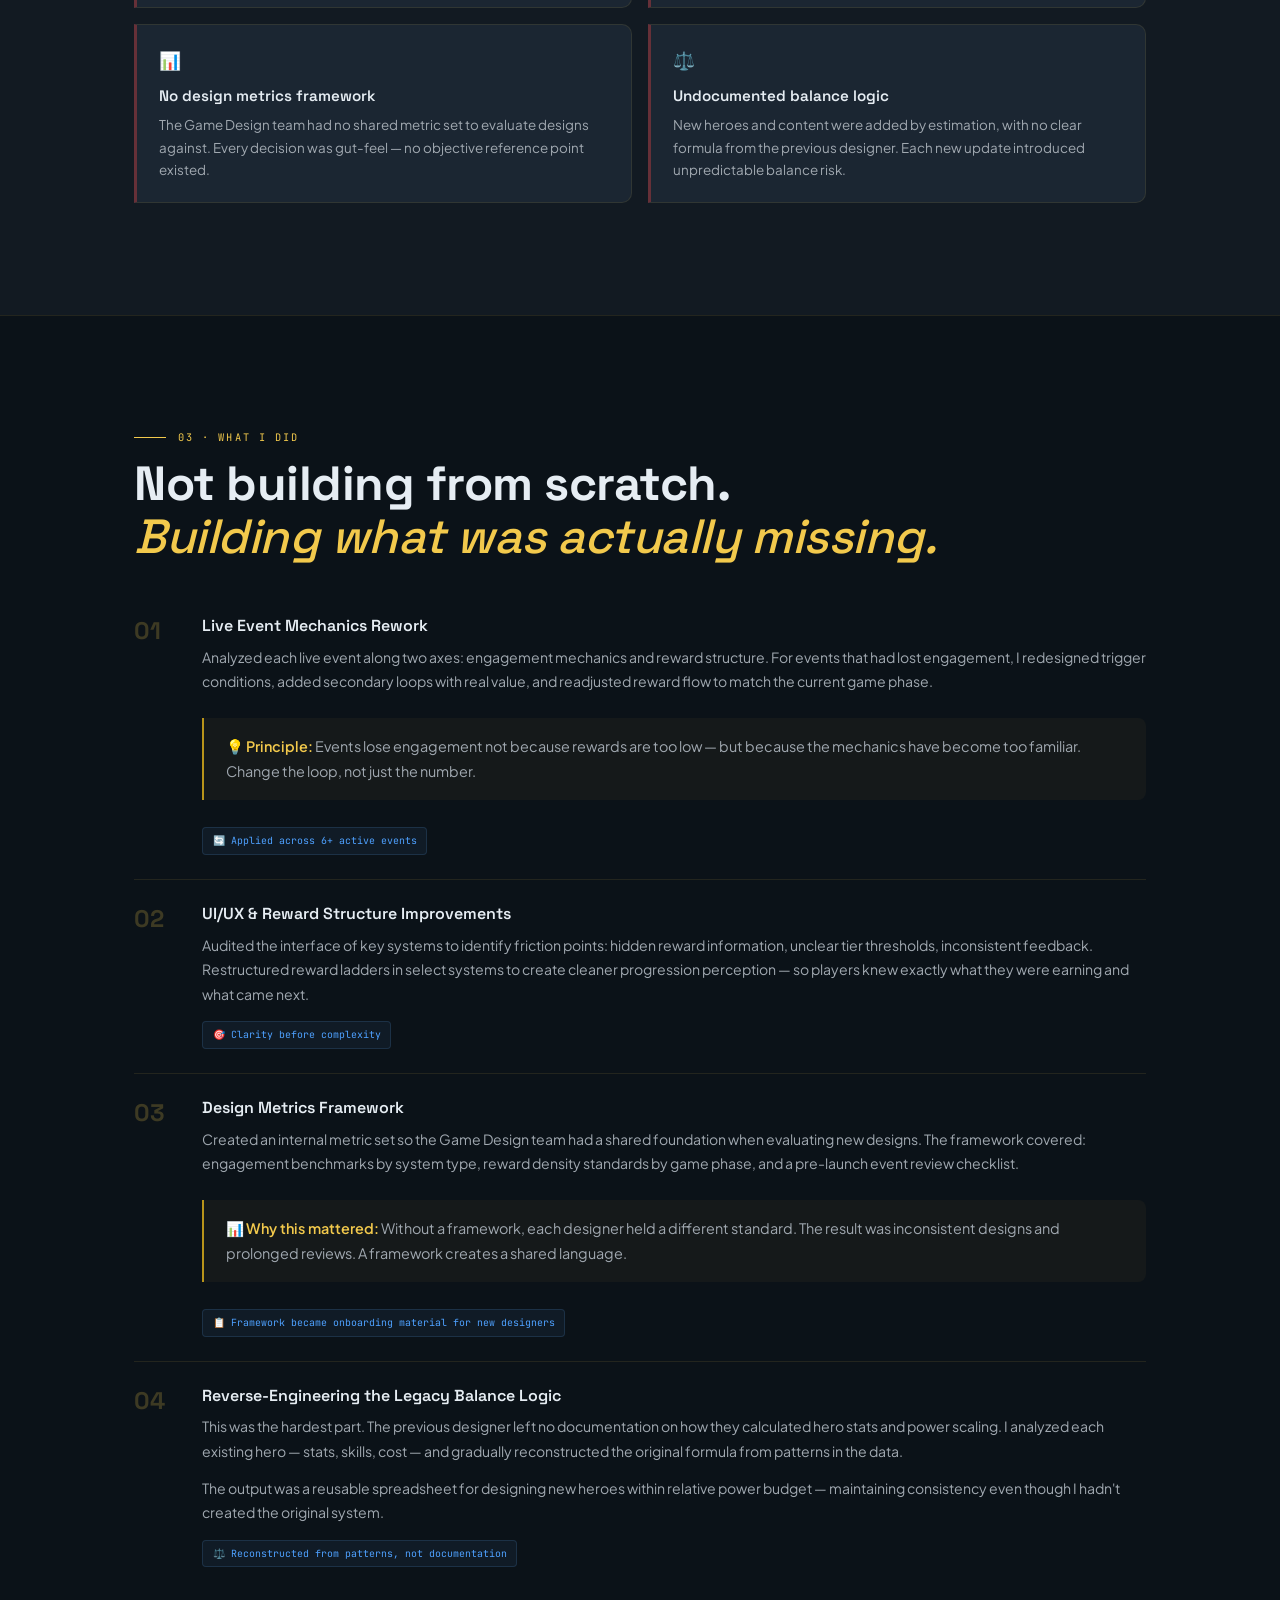
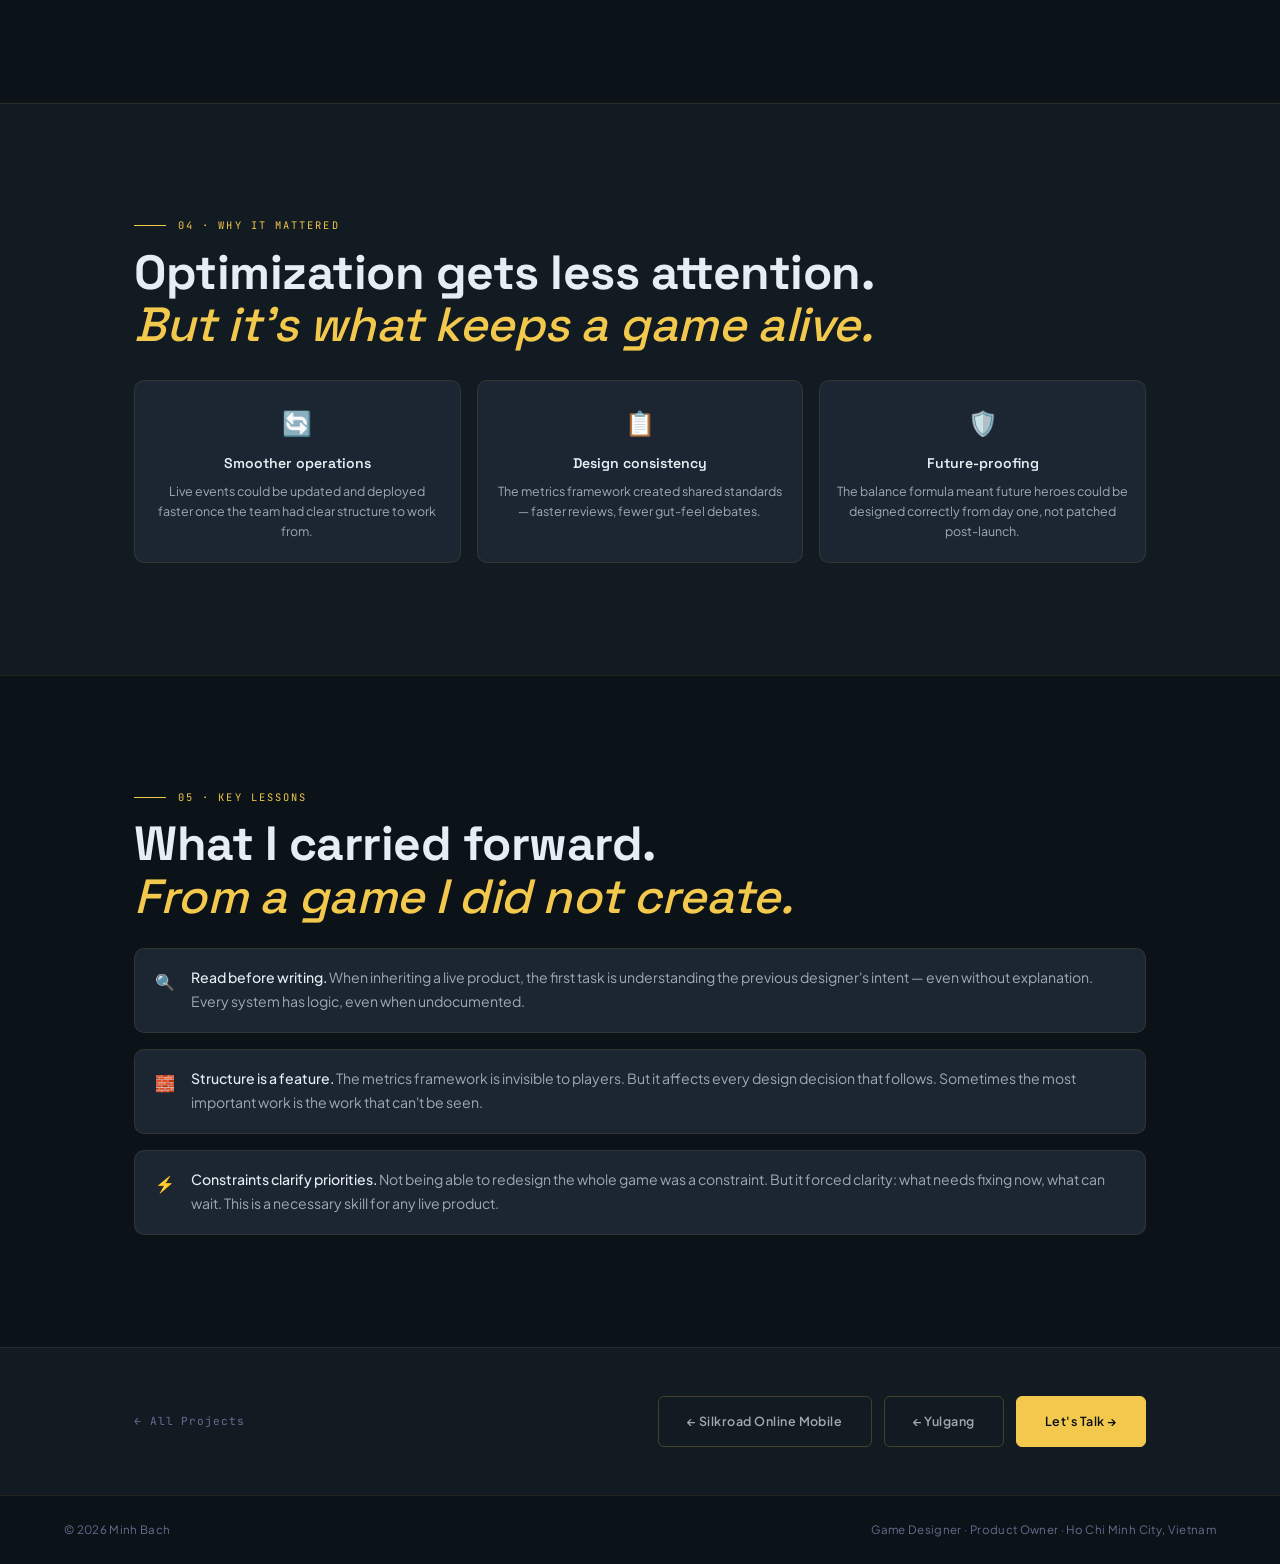
<file: darksummoner.html>
<!DOCTYPE html>
<html lang="en">
<head>
  <meta charset="UTF-8">
  <meta name="viewport" content="width=device-width, initial-scale=1.0">
  <title>Dark Summoner — Live System Optimization · Minh Bach</title>
  <meta name="description" content="How I reworked outdated live systems, built a design metrics framework, and reverse-engineered legacy balance logic for a live mobile RPG.">
  <meta property="og:title" content="Dark Summoner — Case Study by Minh Bach">
  <meta property="og:description" content="Supporting case study: live system optimization, event rework, and balance stabilization for a running mobile RPG.">
  <meta property="og:type" content="article">
  <link rel="preconnect" href="https://fonts.googleapis.com">
  <link rel="preconnect" href="https://fonts.gstatic.com" crossorigin>
  <link href="https://fonts.googleapis.com/css2?family=Space+Grotesk:wght@500;600;700&family=Plus+Jakarta+Sans:ital,wght@0,300;0,400;0,500;0,600;1,300;1,400&family=JetBrains+Mono:wght@400;500&display=swap" rel="stylesheet">
  <link rel="stylesheet" href="css/style.css?v=3">
  <script src="js/i18n.js"></script>
  <style>
    #readingProgress {
      position: fixed; top: 0; left: 0;
      height: 2px; width: 0%;
      background: linear-gradient(90deg, var(--gold-dk), var(--gold), var(--gold-lt));
      z-index: 9999;
      transition: width 0.1s linear;
    }

    .cs-hero {
      min-height: 60vh;
      display: flex;
      align-items: flex-end;
      padding: 7rem var(--px) 3.5rem;
      position: relative;
      overflow: hidden;
      background: linear-gradient(165deg, #0B1218 0%, #111820 50%, #0d1019 100%);
    }
    .cs-hero::before {
      content: '';
      position: absolute;
      top: -15%; right: -10%;
      width: 70vw; height: 70vw;
      max-width: 800px; max-height: 800px;
      border-radius: 50%;
      background: radial-gradient(circle, rgba(242,201,76,0.07) 0%, rgba(180,140,30,0.03) 40%, transparent 70%);
      pointer-events: none;
    }
    .cs-hero-content { max-width: var(--max-w); margin: 0 auto; width: 100%; position: relative; z-index: 2; }

    .cs-breadcrumb {
      display: flex; align-items: center; justify-content: space-between;
      flex-wrap: wrap; gap: 0.75rem;
      font-family: var(--f-mono); font-size: 0.65rem;
      letter-spacing: 0.08em; color: var(--text3);
      margin-bottom: 2rem;
      opacity: 0; animation: fadeUp 0.7s var(--ease) 0.1s forwards;
    }
    .cs-breadcrumb a { color: var(--text3); transition: color 0.2s; }
    .cs-breadcrumb a:hover { color: var(--gold); }
    .cs-breadcrumb .bc-accent { color: var(--gold); }
    .bc-sep { margin: 0 0.5rem; opacity: 0.4; }
    .cs-reading-time { font-family: var(--f-mono); font-size: 0.6rem; color: var(--text3); letter-spacing: 0.08em; }

    .cs-eyebrow {
      display: flex; align-items: center; gap: 0.75rem;
      font-family: var(--f-mono); font-size: 0.65rem;
      letter-spacing: 0.18em; text-transform: uppercase; color: var(--gold);
      margin-bottom: 1rem;
      opacity: 0; animation: fadeUp 0.7s var(--ease) 0.2s forwards;
    }
    .cs-eyebrow-line { display: block; width: 2.5rem; height: 1px; background: var(--gold); }

    .cs-support-badge {
      display: inline-flex; align-items: center; gap: 0.4rem;
      font-family: var(--f-mono); font-size: 0.55rem; letter-spacing: 0.1em;
      text-transform: uppercase;
      color: var(--gold-dk); background: rgba(242,201,76,0.07);
      border: 1px solid rgba(242,201,76,0.2);
      padding: 0.3rem 0.65rem; border-radius: 4px;
      margin-bottom: 1.15rem;
      opacity: 0; animation: fadeUp 0.7s var(--ease) 0.15s forwards;
    }

    .cs-title {
      font-family: var(--f-display);
      font-size: clamp(2rem, 5vw, 3.5rem);
      font-weight: 700; line-height: 0.97;
      letter-spacing: -0.02em; color: var(--text);
      margin-bottom: 0.85rem;
      opacity: 0; animation: fadeUp 0.7s var(--ease) 0.32s forwards;
    }
    .cs-subtitle {
      font-family: var(--f-display);
      font-size: clamp(0.95rem, 1.9vw, 1.2rem);
      font-weight: 500; font-style: italic; color: var(--gold);
      margin-bottom: 2rem;
      opacity: 0; animation: fadeUp 0.7s var(--ease) 0.46s forwards;
      letter-spacing: -0.01em;
    }

    .cs-facts {
      display: flex; flex-wrap: wrap; gap: 2rem;
      opacity: 0; animation: fadeUp 0.7s var(--ease) 0.6s forwards;
      padding-top: 1.75rem;
      border-top: 1px solid var(--border3);
    }
    .cs-fact { display: flex; flex-direction: column; gap: 0.25rem; }
    .cs-fact-label { font-family: var(--f-mono); font-size: 0.52rem; letter-spacing: 0.14em; text-transform: uppercase; color: var(--text3); }
    .cs-fact-value { font-family: var(--f-display); font-size: 1rem; font-weight: 600; color: var(--text2); }

    .cs-section { border-top: 1px solid var(--border); }
    .cs-section-bg { background: var(--bg2); }

    .cs-prose { max-width: 720px; }
    .cs-prose p { font-size: 0.95rem; color: var(--text2); line-height: 1.85; margin-bottom: 1.15rem; }
    .cs-prose p:last-child { margin-bottom: 0; }
    .cs-prose strong { color: var(--text); font-weight: 500; }

    .problem-grid { display: grid; grid-template-columns: repeat(2, 1fr); gap: 1rem; margin-top: 1.75rem; }
    .problem-card { background: var(--bg3); border: 1px solid var(--border); border-left: 3px solid rgba(242,70,70,0.35); border-radius: 0 10px 10px 0; padding: 1.25rem 1.4rem; }
    .problem-card-icon { font-size: 1.1rem; margin-bottom: 0.65rem; }
    .problem-card h4 { font-family: var(--f-display); font-size: 0.95rem; font-weight: 600; color: var(--text); margin-bottom: 0.5rem; line-height: 1.3; }
    .problem-card p { font-size: 0.84rem; color: var(--text2); line-height: 1.7; margin: 0; }

    .contrib-list { display: flex; flex-direction: column; gap: 0; margin-top: 1.75rem; }
    .contrib-item { display: grid; grid-template-columns: 48px 1fr; gap: 1.25rem; padding: 1.5rem 0; border-bottom: 1px solid var(--border); align-items: start; }
    .contrib-item:last-child { border-bottom: none; }
    .contrib-num { font-family: var(--f-display); font-size: 1.5rem; font-weight: 700; color: var(--border2); line-height: 1; padding-top: 0.2rem; }
    .contrib-body h4 { font-family: var(--f-display); font-size: 1rem; font-weight: 600; color: var(--text); margin-bottom: 0.5rem; line-height: 1.3; }
    .contrib-body p { font-size: 0.88rem; color: var(--text2); line-height: 1.75; margin-bottom: 0.75rem; }
    .contrib-body p:last-child { margin-bottom: 0; }
    .contrib-body strong { color: var(--text); font-weight: 500; }
    .contrib-highlight { display: inline-flex; align-items: center; gap: 0.4rem; font-family: var(--f-mono); font-size: 0.62rem; color: var(--blue); background: rgba(74,137,200,0.08); border: 1px solid rgba(74,137,200,0.2); padding: 0.25rem 0.6rem; border-radius: 4px; }

    .callout { border-left: 2px solid var(--gold-dk); background: rgba(242,201,76,0.04); padding: 1rem 1.35rem; border-radius: 0 8px 8px 0; margin: 1.5rem 0; }
    .callout p { font-size: 0.9rem; color: var(--text2); line-height: 1.75; margin: 0; }
    .callout strong { color: var(--gold); font-weight: 600; }

    .impact-grid { display: grid; grid-template-columns: repeat(3, 1fr); gap: 1rem; margin-top: 1.75rem; }
    .impact-card { background: var(--bg3); border: 1px solid var(--border); border-radius: 10px; padding: 1.25rem 1rem; text-align: center; transition: border-color 0.3s; }
    .impact-card:hover { border-color: var(--border2); }
    .impact-card-icon { font-size: 1.5rem; margin-bottom: 0.5rem; }
    .impact-card h4 { font-family: var(--f-display); font-size: 0.88rem; font-weight: 600; color: var(--text); margin-bottom: 0.4rem; }
    .impact-card p { font-size: 0.78rem; color: var(--text2); line-height: 1.6; margin: 0; }

    .lesson-list { display: flex; flex-direction: column; gap: 1rem; margin-top: 1.5rem; }
    .lesson-item { display: flex; gap: 1rem; align-items: flex-start; background: var(--bg3); border: 1px solid var(--border); border-radius: 10px; padding: 1.1rem 1.25rem; transition: border-color 0.25s; }
    .lesson-item:hover { border-color: var(--border2); }
    .lesson-icon { font-size: 1rem; flex-shrink: 0; padding-top: 0.1rem; }
    .lesson-text { font-size: 0.88rem; color: var(--text2); line-height: 1.7; }
    .lesson-text strong { color: var(--text); font-weight: 500; }

    .cs-nav { display: flex; justify-content: space-between; align-items: center; flex-wrap: wrap; gap: 1rem; }
    .cs-nav-back { display: flex; align-items: center; gap: 0.5rem; font-family: var(--f-mono); font-size: 0.7rem; letter-spacing: 0.08em; color: var(--text3); transition: color 0.2s; }
    .cs-nav-back:hover { color: var(--gold); }

    @keyframes fadeUp {
      from { opacity: 0; transform: translateY(18px); }
      to   { opacity: 1; transform: translateY(0); }
    }

    @media (max-width: 900px) {
      .cs-hero { min-height: auto; padding-top: 6rem; }
      .problem-grid { grid-template-columns: 1fr; }
      .impact-grid { grid-template-columns: repeat(2, 1fr); }
      .contrib-item { grid-template-columns: 36px 1fr; }
    }
    @media (max-width: 640px) {
      .cs-hero { padding-top: 5.5rem; }
      .cs-title { font-size: clamp(1.75rem, 9vw, 2.5rem); }
      .cs-facts { gap: 1rem; }
      .impact-grid { grid-template-columns: 1fr; }
    }
  </style>
</head>
<body>

  <div id="readingProgress"></div>

  <!-- ═══════ NAV ═══════ -->
  <nav id="navbar">
    <div class="nav-left">
      <a class="nav-logo" href="index.html">MB<span class="nav-logo-dot">.</span></a>
      <div class="nav-lang-switch">
        <a onclick="switchLang('en')" class="lang-btn" data-lang-btn="en" style="cursor:pointer">
          <span class="flag-mini flag-mini-en"></span><span class="lang-label">EN</span>
        </a>
        <span class="lang-divider">|</span>
        <a onclick="switchLang('vi')" class="lang-btn" data-lang-btn="vi" style="cursor:pointer">
          <span class="flag-mini flag-mini-vi"></span><span class="lang-label">VI</span>
        </a>
      </div>
    </div>
    <ul class="nav-links">
      <li><a href="index.html#about" data-i18n="nav_about">About</a></li>
      <li><a href="index.html#projects" class="active" data-i18n="nav_projects">Projects</a></li>
      <li><a href="index.html#journey" data-i18n="nav_journey">Journey</a></li>
      <li><a href="index.html#skills" data-i18n="nav_skills">Skills</a></li>
      <li><a href="index.html#contact" class="nav-cta" data-i18n="nav_cta">Let's Talk</a></li>
    </ul>
    <button class="nav-burger" id="burgerBtn" aria-label="Open menu">
      <span></span><span></span><span></span>
    </button>
  </nav>
  <div class="nav-overlay" id="navOverlay"></div>
  <nav class="nav-drawer" id="navDrawer">
    <div class="drawer-flags">
      <a onclick="switchLang('en')" class="nav-flag" data-lang-btn="en" style="cursor:pointer">
        <span class="flag-mini flag-mini-en"></span> EN
      </a>
      <a onclick="switchLang('vi')" class="nav-flag" data-lang-btn="vi" style="cursor:pointer">
        <span class="flag-mini flag-mini-vi"></span> VI
      </a>
    </div>
    <a href="index.html#about"    onclick="closeMenu()" data-i18n="nav_about">About</a>
    <a href="index.html#projects" onclick="closeMenu()" data-i18n="nav_projects">Projects</a>
    <a href="index.html#journey"  onclick="closeMenu()" data-i18n="nav_journey">Journey</a>
    <a href="index.html#skills"   onclick="closeMenu()" data-i18n="nav_skills">Skills</a>
    <a href="index.html#contact"  onclick="closeMenu()" data-i18n="nav_cta">Let's Talk</a>
  </nav>

  <!-- ═══════ PAGE HERO ═══════ -->
  <header class="cs-hero" id="cs-hero-top">
    <img src="images/darksummoner.png" alt="" class="cs-hero-img" aria-hidden="true">
    <div class="cs-hero-content">

      <div class="cs-breadcrumb">
        <div>
          <a href="index.html">← <span data-i18n="cs_back">Back</span></a>
          <span class="bc-sep">/</span>
          <a href="index.html#projects" class="bc-accent" data-i18n="cs_projects">Projects</a>
          <span class="bc-sep">/</span>
          <span>Dark Summoner</span>
        </div>
        <span class="cs-reading-time" data-i18n="ds_reading_time">~3 min read</span>
      </div>

      <div class="cs-support-badge">◦ <span data-i18n="ds_support_badge">Supporting Case Study · Live System Optimization</span></div>

      <div class="cs-eyebrow">
        <span class="cs-eyebrow-line"></span>
        <span data-i18n="ds_eyebrow">Mobile RPG · Live Ops Design · GihOt Studio · 2022–2023</span>
      </div>

      <h1 class="cs-title">Dark Summoner</h1>
      <p class="cs-subtitle" data-i18n="ds_subtitle">Optimize the live system. Build the structure that was missing. Keep it stable long-term.</p>

      <div class="cs-facts">
        <div class="cs-fact">
          <span class="cs-fact-label" data-i18n="ds_fact_role">Role</span>
          <span class="cs-fact-value" data-i18n="ds_fact_role_val">Live Ops Designer</span>
        </div>
        <div class="cs-fact">
          <span class="cs-fact-label" data-i18n="ds_fact_type">Product type</span>
          <span class="cs-fact-value" data-i18n="ds_fact_type_val">Mobile RPG (Live)</span>
        </div>
        <div class="cs-fact">
          <span class="cs-fact-label" data-i18n="ds_fact_period">Period</span>
          <span class="cs-fact-value">2022–2023</span>
        </div>
        <div class="cs-fact">
          <span class="cs-fact-label" data-i18n="ds_fact_scope">Scope</span>
          <span class="cs-fact-value" data-i18n="ds_fact_scope_val">Rework + Framework</span>
        </div>
      </div>
    </div>
  </header>

  <!-- ═══════ STICKY TOC BAR ═══════ -->
  <div class="cs-toc-bar" id="csTocBar">
    <div class="cs-toc-inner">
      <a href="#ds-context"       class="cs-toc-link" data-section="ds-context"><span class="cs-toc-num">01</span><span data-i18n="ds_toc_context">Context</span></a>
      <a href="#ds-problems"      class="cs-toc-link" data-section="ds-problems"><span class="cs-toc-num">02</span><span data-i18n="ds_toc_problems">Problems</span></a>
      <a href="#ds-contributions" class="cs-toc-link" data-section="ds-contributions"><span class="cs-toc-num">03</span><span data-i18n="ds_toc_contributions">What I Did</span></a>
      <a href="#ds-impact"        class="cs-toc-link" data-section="ds-impact"><span class="cs-toc-num">04</span><span data-i18n="ds_toc_impact">Why It Mattered</span></a>
      <a href="#ds-lessons"       class="cs-toc-link" data-section="ds-lessons"><span class="cs-toc-num">05</span><span data-i18n="ds_toc_lessons">Lessons</span></a>
      <div class="cs-toc-sep"></div>
      <div class="cs-toc-lang">
        <a onclick="switchLang('en')" class="cs-toc-lang-btn" data-lang-btn="en" style="cursor:pointer">
          <span class="flag-mini flag-mini-en"></span>EN
        </a>
        <span class="cs-toc-divider">|</span>
        <a onclick="switchLang('vi')" class="cs-toc-lang-btn" data-lang-btn="vi" style="cursor:pointer">
          <span class="flag-mini flag-mini-vi"></span>VI
        </a>
      </div>
      <a href="index.html#contact" class="cs-toc-cta" data-i18n="cs_lets_talk">Let's Talk →</a>
    </div>
  </div>

  <!-- ═══════ 01 · CONTEXT ═══════ -->
  <section id="ds-context" class="cs-section" style="background:var(--bg)">
    <div class="wrap">
      <div class="section-label"><span class="label-line"></span><span data-i18n="ds_sec01">01 · CONTEXT</span></div>
      <h2 class="section-title reveal">
        <span data-i18n="ds_ctx_title_1">I joined a game already running.</span><br>
        <em data-i18n="ds_ctx_title_2">And stayed to fix it.</em>
      </h2>
      <div class="cs-prose reveal">
        <p data-i18n="ds_ctx_p1">Dark Summoner was a mobile RPG already in live operation when I joined GihOt Studio. Not a project I built from scratch — this was a running product, with real players, real content cycles, and real problems quietly building up underneath.</p>
        <p data-i18n="ds_ctx_p2">My role was Live Ops Designer — not to architect core systems, but to <strong>ensure what was running continued to run better</strong>. The work required reading the previous designer's decisions, identifying what needed fixing now, and laying groundwork so future updates wouldn't create new problems.</p>
      </div>
    </div>
  </section>

  <!-- ═══════ 02 · THE PROBLEMS ═══════ -->
  <section id="ds-problems" class="cs-section cs-section-bg">
    <div class="wrap">
      <div class="section-label"><span class="label-line"></span><span data-i18n="ds_sec02">02 · THE PROBLEMS</span></div>
      <h2 class="section-title reveal">
        <span data-i18n="ds_prob_title_1">Four problems,</span><br>
        <em data-i18n="ds_prob_title_2">all solvable.</em>
      </h2>
      <div class="problem-grid reveal">
        <div class="problem-card">
          <div class="problem-card-icon">🔁</div>
          <h4 data-i18n="ds_prob1_h">Stale live events</h4>
          <p data-i18n="ds_prob1_p">Live events had been running long past their design lifespan without mechanical updates. Players knew the outcome before they started — zero engagement.</p>
        </div>
        <div class="problem-card">
          <div class="problem-card-icon">🏆</div>
          <h4 data-i18n="ds_prob2_h">Broken reward structures</h4>
          <p data-i18n="ds_prob2_p">Reward ladders no longer reflected player time-effort investment. Some modes over-rewarded, others under-rewarded — no internal system maintained the balance.</p>
        </div>
        <div class="problem-card">
          <div class="problem-card-icon">📊</div>
          <h4 data-i18n="ds_prob3_h">No design metrics framework</h4>
          <p data-i18n="ds_prob3_p">The Game Design team had no shared metric set to evaluate designs against. Every decision was gut-feel — no objective reference point existed.</p>
        </div>
        <div class="problem-card">
          <div class="problem-card-icon">⚖️</div>
          <h4 data-i18n="ds_prob4_h">Undocumented balance logic</h4>
          <p data-i18n="ds_prob4_p">New heroes and content were added by estimation, with no clear formula from the previous designer. Each new update introduced unpredictable balance risk.</p>
        </div>
      </div>
    </div>
  </section>

  <!-- ═══════ 03 · WHAT I DID ═══════ -->
  <section id="ds-contributions" class="cs-section" style="background:var(--bg)">
    <div class="wrap">
      <div class="section-label"><span class="label-line"></span><span data-i18n="ds_sec03">03 · WHAT I DID</span></div>
      <h2 class="section-title reveal">
        <span data-i18n="ds_contrib_title_1">Not building from scratch.</span><br>
        <em data-i18n="ds_contrib_title_2">Building what was actually missing.</em>
      </h2>

      <div class="contrib-list reveal">

        <div class="contrib-item">
          <div class="contrib-num">01</div>
          <div class="contrib-body">
            <h4 data-i18n="ds_c1_h">Live Event Mechanics Rework</h4>
            <p data-i18n="ds_c1_p">Analyzed each live event along two axes: engagement mechanics and reward structure. For events that had lost engagement, I redesigned trigger conditions, added secondary loops with real value, and readjusted reward flow to match the current game phase.</p>
            <div class="callout">
              <p data-i18n="ds_c1_callout">💡 <strong>Principle:</strong> Events lose engagement not because rewards are too low — but because the mechanics have become too familiar. Change the loop, not just the number.</p>
            </div>
            <span class="contrib-highlight" data-i18n="ds_c1_badge">🔄 Applied across 6+ active events</span>
          </div>
        </div>

        <div class="contrib-item">
          <div class="contrib-num">02</div>
          <div class="contrib-body">
            <h4 data-i18n="ds_c2_h">UI/UX &amp; Reward Structure Improvements</h4>
            <p data-i18n="ds_c2_p">Audited the interface of key systems to identify friction points: hidden reward information, unclear tier thresholds, inconsistent feedback. Restructured reward ladders in select systems to create cleaner progression perception — so players knew exactly what they were earning and what came next.</p>
            <span class="contrib-highlight" data-i18n="ds_c2_badge">🎯 Clarity before complexity</span>
          </div>
        </div>

        <div class="contrib-item">
          <div class="contrib-num">03</div>
          <div class="contrib-body">
            <h4 data-i18n="ds_c3_h">Design Metrics Framework</h4>
            <p data-i18n="ds_c3_p">Created an internal metric set so the Game Design team had a shared foundation when evaluating new designs. The framework covered: engagement benchmarks by system type, reward density standards by game phase, and a pre-launch event review checklist.</p>
            <div class="callout">
              <p data-i18n="ds_c3_callout">📊 <strong>Why this mattered:</strong> Without a framework, each designer held a different standard. The result was inconsistent designs and prolonged reviews. A framework creates a shared language.</p>
            </div>
            <span class="contrib-highlight" data-i18n="ds_c3_badge">📋 Framework became onboarding material for new designers</span>
          </div>
        </div>

        <div class="contrib-item">
          <div class="contrib-num">04</div>
          <div class="contrib-body">
            <h4 data-i18n="ds_c4_h">Reverse-Engineering the Legacy Balance Logic</h4>
            <p data-i18n="ds_c4_p1">This was the hardest part. The previous designer left no documentation on how they calculated hero stats and power scaling. I analyzed each existing hero — stats, skills, cost — and gradually reconstructed the original formula from patterns in the data.</p>
            <p data-i18n="ds_c4_p2">The output was a reusable spreadsheet for designing new heroes within relative power budget — maintaining consistency even though I hadn't created the original system.</p>
            <span class="contrib-highlight" data-i18n="ds_c4_badge">⚖️ Reconstructed from patterns, not documentation</span>
          </div>
        </div>

      </div>
    </div>
  </section>

  <!-- ═══════ 04 · WHY IT MATTERED ═══════ -->
  <section id="ds-impact" class="cs-section cs-section-bg">
    <div class="wrap">
      <div class="section-label"><span class="label-line"></span><span data-i18n="ds_sec04">04 · WHY IT MATTERED</span></div>
      <h2 class="section-title reveal">
        <span data-i18n="ds_impact_title_1">Optimization gets less attention.</span><br>
        <em data-i18n="ds_impact_title_2">But it's what keeps a game alive.</em>
      </h2>
      <div class="impact-grid reveal">
        <div class="impact-card">
          <div class="impact-card-icon">🔄</div>
          <h4 data-i18n="ds_imp1_h">Smoother operations</h4>
          <p data-i18n="ds_imp1_p">Live events could be updated and deployed faster once the team had clear structure to work from.</p>
        </div>
        <div class="impact-card">
          <div class="impact-card-icon">📋</div>
          <h4 data-i18n="ds_imp2_h">Design consistency</h4>
          <p data-i18n="ds_imp2_p">The metrics framework created shared standards — faster reviews, fewer gut-feel debates.</p>
        </div>
        <div class="impact-card">
          <div class="impact-card-icon">🛡️</div>
          <h4 data-i18n="ds_imp3_h">Future-proofing</h4>
          <p data-i18n="ds_imp3_p">The balance formula meant future heroes could be designed correctly from day one, not patched post-launch.</p>
        </div>
      </div>
    </div>
  </section>

  <!-- ═══════ 05 · LESSONS ═══════ -->
  <section id="ds-lessons" class="cs-section" style="background:var(--bg)">
    <div class="wrap">
      <div class="section-label"><span class="label-line"></span><span data-i18n="ds_sec05">05 · KEY LESSONS</span></div>
      <h2 class="section-title reveal">
        <span data-i18n="ds_lesson_title_1">What I carried forward.</span><br>
        <em data-i18n="ds_lesson_title_2">From a game I did not create.</em>
      </h2>
      <div class="lesson-list reveal">
        <div class="lesson-item">
          <span class="lesson-icon">🔍</span>
          <p class="lesson-text" data-i18n="ds_ls1">
            <strong>Read before writing.</strong>
            When inheriting a live product, the first task is understanding the previous designer's intent — even without explanation. Every system has logic, even when undocumented.
          </p>
        </div>
        <div class="lesson-item">
          <span class="lesson-icon">🧱</span>
          <p class="lesson-text" data-i18n="ds_ls2">
            <strong>Structure is a feature.</strong>
            The metrics framework is invisible to players. But it affects every design decision that follows. Sometimes the most important work is the work that can't be seen.
          </p>
        </div>
        <div class="lesson-item">
          <span class="lesson-icon">⚡</span>
          <p class="lesson-text" data-i18n="ds_ls3">
            <strong>Constraints clarify priorities.</strong>
            Not being able to redesign the whole game was a constraint. But it forced clarity: what needs fixing now, what can wait. This is a necessary skill for any live product.
          </p>
        </div>
      </div>
    </div>
  </section>

  <!-- ═══════ BACK / NEXT NAV ═══════ -->
  <section style="border-top:1px solid var(--border); background:var(--bg2)">
    <div class="wrap" style="padding-top:3rem; padding-bottom:3rem;">
      <div class="cs-nav">
        <a href="index.html#projects" class="cs-nav-back">
          ← <span data-i18n="cs_all_projects">All Projects</span>
        </a>
        <div class="cs-nav-projects">
          <a href="silkroad.html" class="btn btn-ghost" style="font-size:0.78rem">← Silkroad Online Mobile</a>
          <a href="yulgang.html" class="btn btn-ghost" style="font-size:0.78rem">← Yulgang</a>
          <a href="index.html#contact" class="btn btn-primary" style="font-size:0.78rem" data-i18n="cs_lets_talk">Let's Talk →</a>
        </div>
      </div>
    </div>
  </section>

  <!-- ═══════ FOOTER ═══════ -->
  <footer>
    <span data-i18n="footer_copy">© 2025 Minh Bach</span>
    <span data-i18n="footer_tagline">Game Designer · Product Owner · Ho Chi Minh City, Vietnam</span>
  </footer>
  <!-- ═══════ FLOATING DESKTOP PANEL ═══════ -->
  <div class="float-panel" id="floatPanel">
    <div class="fp-section fp-lang">
      <a onclick="switchLang('vi')" class="fp-lang-toggle" data-show-when="en" style="cursor:pointer">
        <span class="flag-mini flag-mini-vi"></span> Tiếng Việt
      </a>
      <a onclick="switchLang('en')" class="fp-lang-toggle" data-show-when="vi" style="cursor:pointer">
        <span class="flag-mini flag-mini-en"></span> English
      </a>
    </div>
    <div class="fp-divider"></div>
    <a href="https://zalo.me/0908992408" target="_blank" class="fp-action fp-action--zalo" title="Chat on Zalo">
      <span class="fp-action-icon"><svg width="20" height="20" viewBox="0 0 32 32" fill="none" xmlns="http://www.w3.org/2000/svg"><rect width="32" height="32" rx="8" fill="#0068FF"/><path d="M7 21.5c0 .8.7 1.5 1.5 1.5H10l-.5 2.5 3-2.5h8c.8 0 1.5-.7 1.5-1.5v-9C22.5 11.7 21.8 11 21 11H8.5C7.7 11 7 11.7 7 12.5v9z" fill="white"/><path d="M10 16h12M10 19h8" stroke="#0068FF" stroke-width="1.5" stroke-linecap="round"/></svg></span>
      <span class="fp-action-text"><span class="fp-action-name">Zalo</span><span class="fp-action-sub">0908 992 408</span></span>
    </a>
    <div class="fp-divider"></div>
    <a href="https://www.linkedin.com/in/minhbachlap" target="_blank" class="fp-action fp-action--linkedin" title="Message on LinkedIn">
      <span class="fp-action-icon"><svg width="20" height="20" viewBox="0 0 32 32" fill="none" xmlns="http://www.w3.org/2000/svg"><rect width="32" height="32" rx="8" fill="#0A66C2"/><path d="M8 12h4v12H8zM10 10.5a2 2 0 110-4 2 2 0 010 4zM14 12h3.8v1.7h.05C18.4 12.6 19.8 12 21.4 12c3.5 0 4.1 2.3 4.1 5.3V24h-4v-5.9c0-1.4 0-3.2-2-3.2s-2.3 1.6-2.3 3.1V24H14V12z" fill="white"/></svg></span>
      <span class="fp-action-text"><span class="fp-action-name">LinkedIn</span><span class="fp-action-sub" data-i18n="fp_linkedin_dm">Send a Message</span></span>
    </a>
  </div>

  <script src="js/common.js"></script>
</body>
</html>
</file>
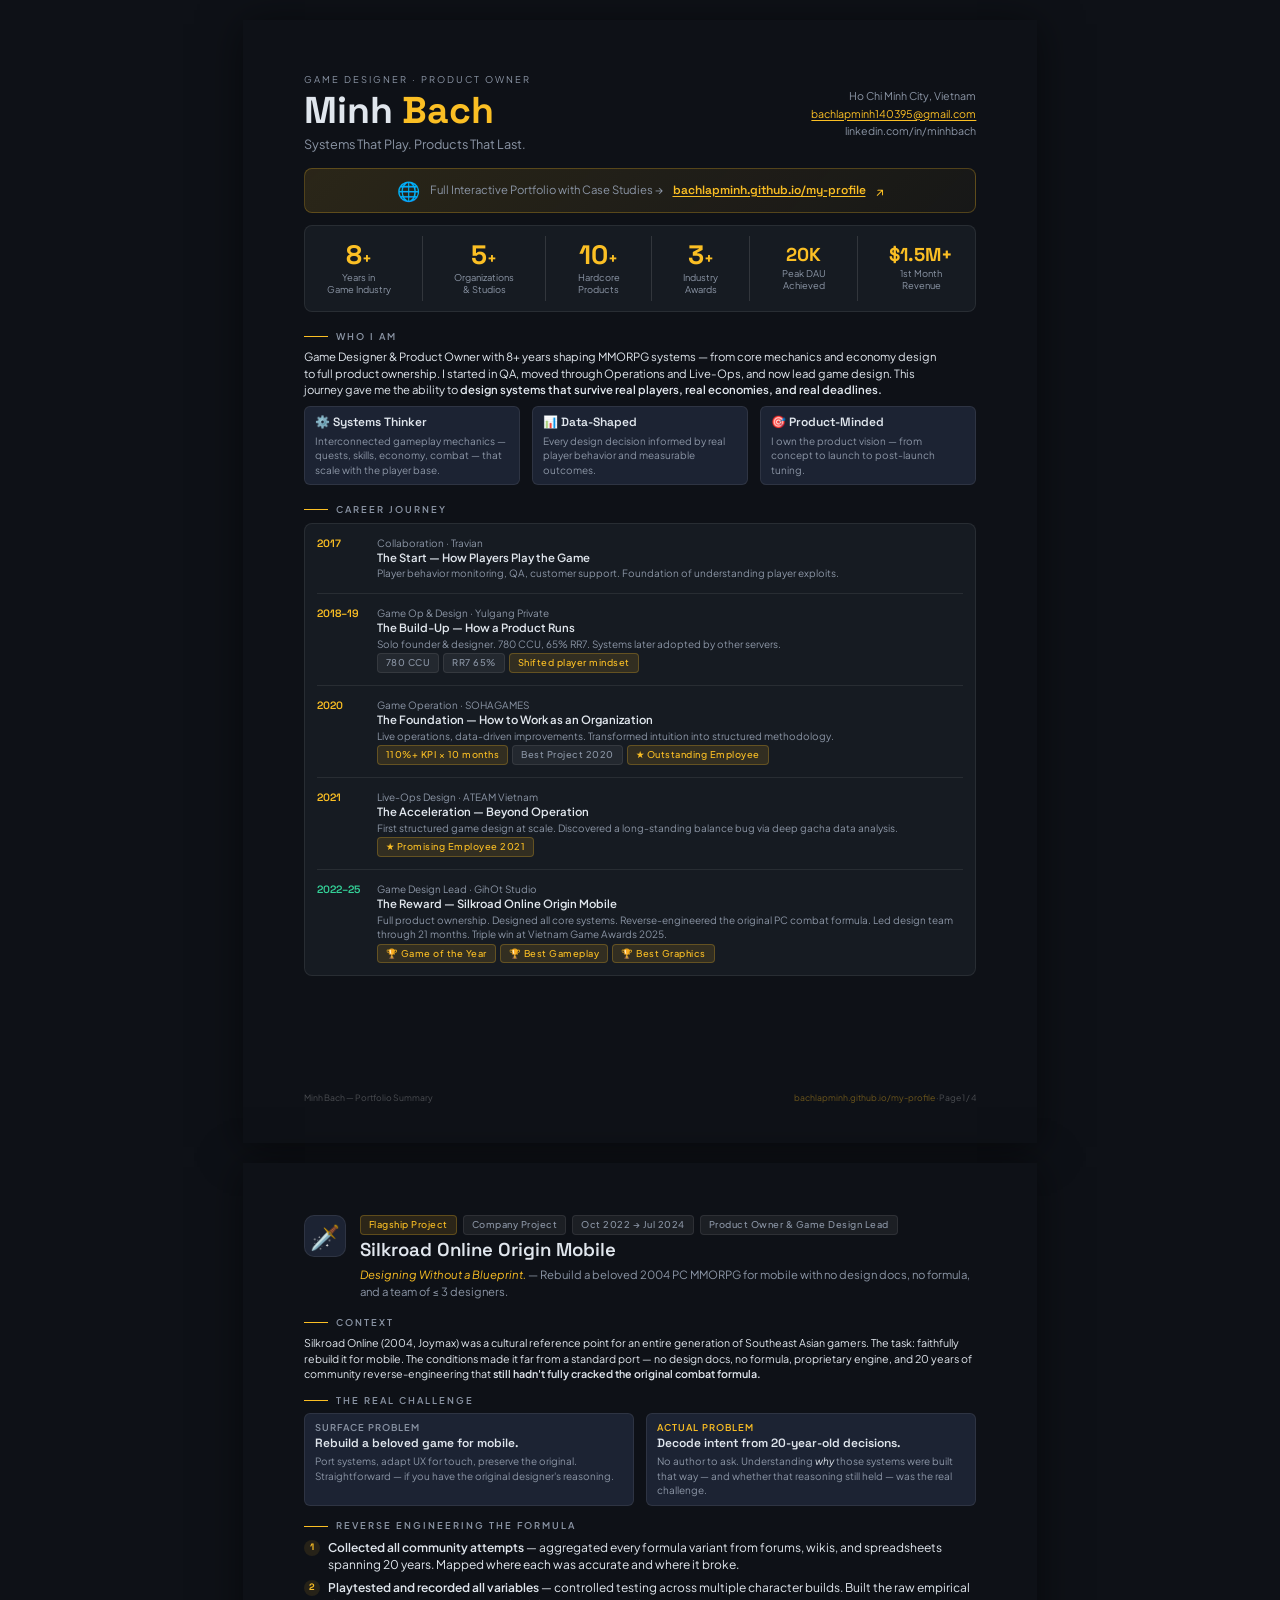
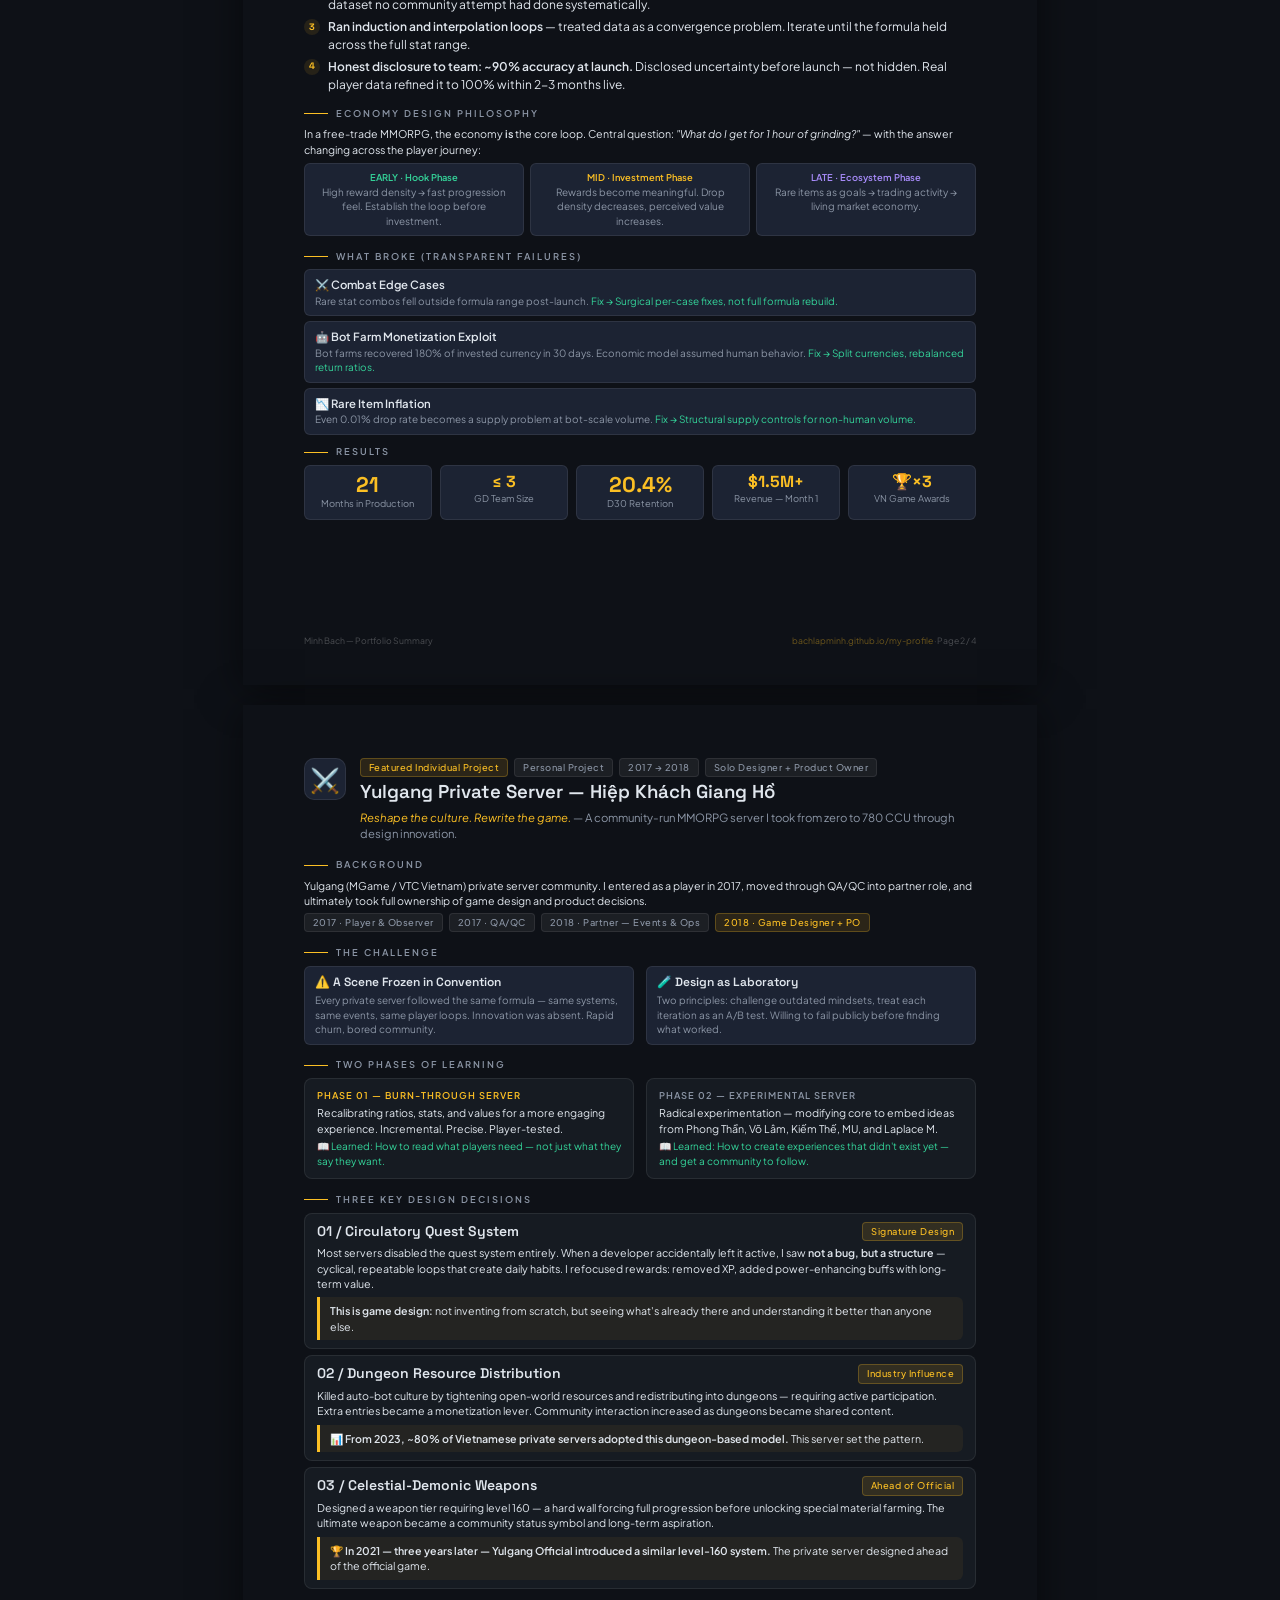
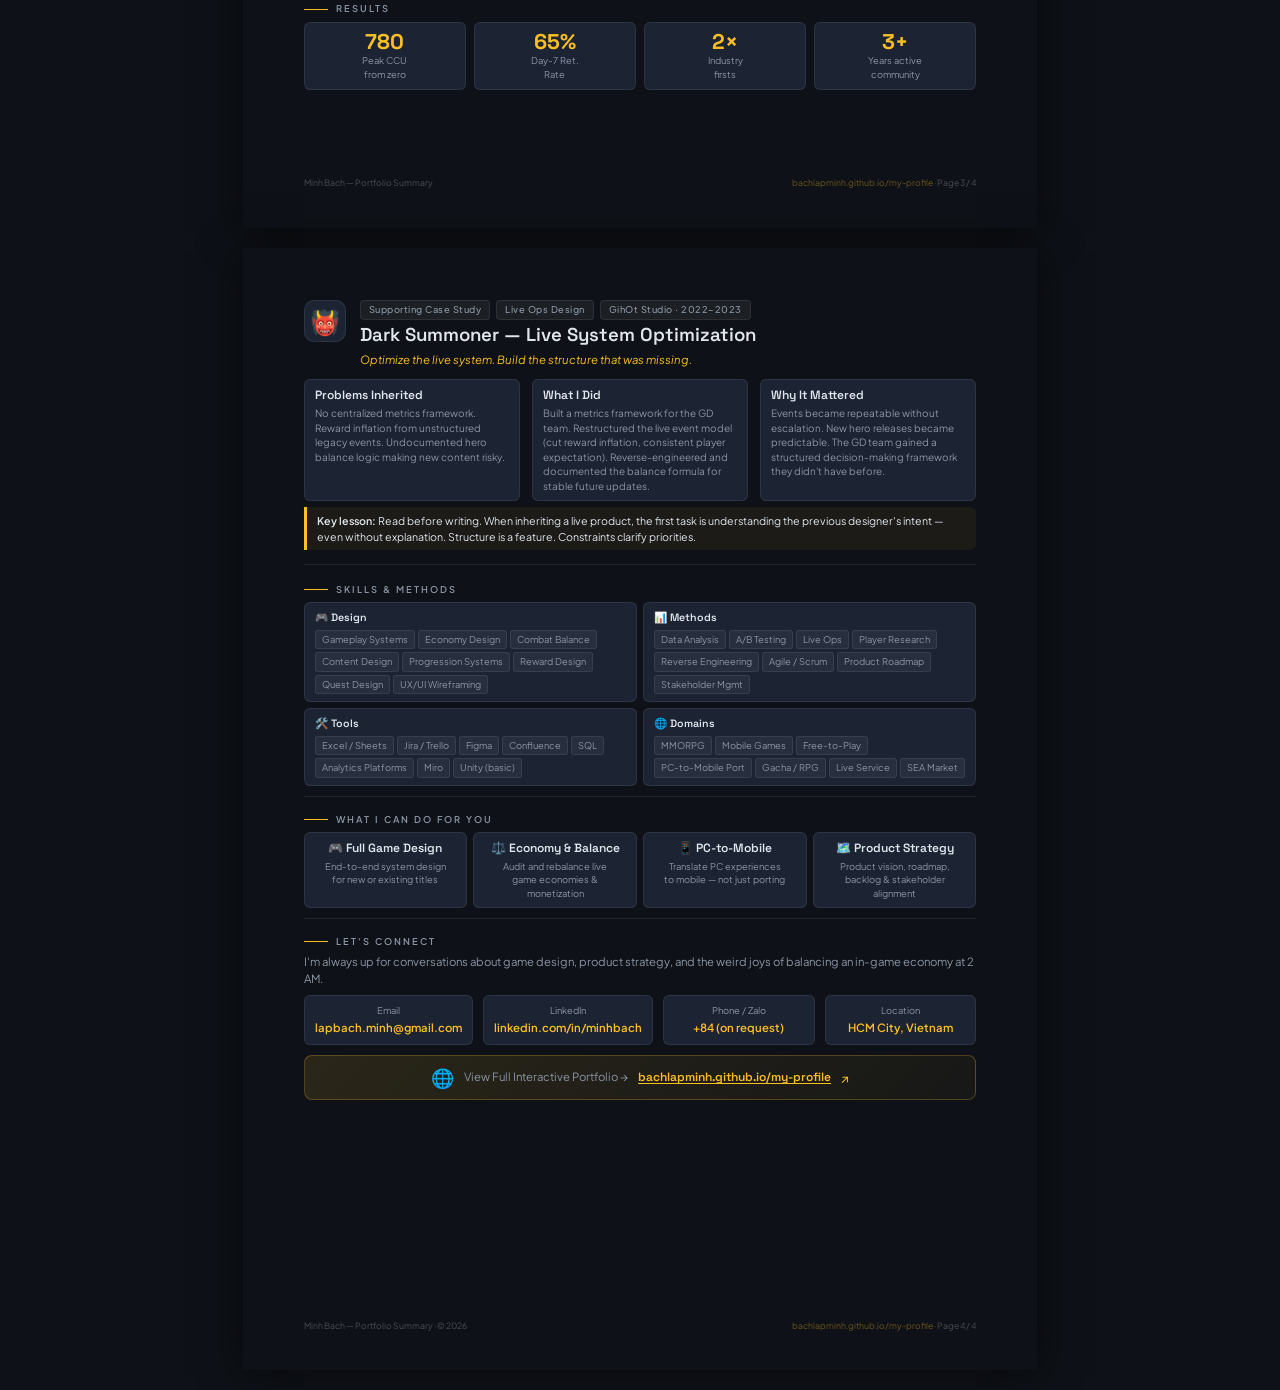
<file: portfolio-summary.html>
<!DOCTYPE html>
<html lang="en">
<head>
  <meta charset="UTF-8">
  <meta name="viewport" content="width=device-width, initial-scale=1.0">
  <title>Minh Bach — Portfolio Summary</title>
  <link href="https://fonts.googleapis.com/css2?family=Space+Grotesk:wght@500;600;700&family=Plus+Jakarta+Sans:ital,wght@0,300;0,400;0,500;0,600;1,300;1,400&display=swap" rel="stylesheet">
  <style>
    /* ── Reset & Base ── */
    *, *::before, *::after { margin:0; padding:0; box-sizing:border-box; }
    
    :root {
      --bg: #0e1117;
      --bg2: #161b22;
      --bg3: #1c2333;
      --text: #e0e6ed;
      --muted: #8b95a5;
      --accent: #fbbf24;
      --accent2: #f59e0b;
      --border: rgba(255,255,255,.08);
      --green: #34d399;
    }

    @page {
      size: A4;
      margin: 0;
    }

    body {
      font-family: 'Plus Jakarta Sans', sans-serif;
      background: var(--bg);
      color: var(--text);
      font-size: 9pt;
      line-height: 1.45;
      -webkit-print-color-adjust: exact;
      print-color-adjust: exact;
    }

    /* ── Page container ── */
    .page {
      width: 210mm;
      min-height: 297mm;
      max-height: 297mm;
      overflow: hidden;
      padding: 14mm 16mm 12mm;
      page-break-after: always;
      position: relative;
      background: var(--bg);
    }
    .page:last-child { page-break-after: avoid; }

    /* ── Typography ── */
    h1 { font-family: 'Space Grotesk', sans-serif; font-size: 28pt; font-weight: 700; line-height: 1.1; }
    h2 { font-family: 'Space Grotesk', sans-serif; font-size: 14pt; font-weight: 600; line-height: 1.2; margin-bottom: 6px; }
    h3 { font-family: 'Space Grotesk', sans-serif; font-size: 10.5pt; font-weight: 600; line-height: 1.25; margin-bottom: 3px; }
    h4 { font-family: 'Space Grotesk', sans-serif; font-size: 9pt; font-weight: 600; margin-bottom: 2px; }
    .accent { color: var(--accent); }
    .muted { color: var(--muted); }
    .green { color: var(--green); }
    em { font-style: italic; color: var(--accent); }
    strong { font-weight: 600; }

    /* ── Utility ── */
    .flex { display: flex; }
    .gap-sm { gap: 6px; }
    .gap-md { gap: 12px; }
    .gap-lg { gap: 20px; }
    .wrap { flex-wrap: wrap; }
    .col { flex-direction: column; }
    .between { justify-content: space-between; }
    .center { align-items: center; }
    .grow { flex: 1; }

    .divider {
      height: 1px;
      background: var(--border);
      margin: 8px 0;
    }
    .divider-v {
      width: 1px;
      background: rgba(255,255,255,.12);
      align-self: stretch;
    }

    /* ── Section label ── */
    .sec-label {
      display: inline-flex;
      align-items: center;
      gap: 8px;
      font-size: 7pt;
      font-weight: 600;
      letter-spacing: 2px;
      text-transform: uppercase;
      color: var(--muted);
      margin-bottom: 6px;
    }
    .sec-label::before {
      content: '';
      display: inline-block;
      width: 24px;
      height: 1px;
      background: var(--accent);
    }

    /* ── Chips / Tags ── */
    .tag {
      display: inline-block;
      padding: 2px 8px;
      border-radius: 4px;
      font-size: 7pt;
      font-weight: 500;
      letter-spacing: .5px;
      background: rgba(255,255,255,.06);
      color: var(--muted);
      border: 1px solid var(--border);
    }
    .tag.gold {
      background: rgba(251,191,36,.12);
      color: var(--accent);
      border-color: rgba(251,191,36,.25);
    }
    .tag.green-tag {
      background: rgba(52,211,153,.1);
      color: var(--green);
      border-color: rgba(52,211,153,.2);
    }

    /* ── Stat box ── */
    .stat-box {
      text-align: center;
      padding: 6px 10px;
    }
    .stat-num {
      font-family: 'Space Grotesk', sans-serif;
      font-size: 20pt;
      font-weight: 700;
      color: var(--accent);
      line-height: 1;
    }
    .stat-label {
      font-size: 7pt;
      color: var(--muted);
      margin-top: 2px;
      line-height: 1.3;
    }

    /* ── Card ── */
    .card {
      background: var(--bg2);
      border: 1px solid var(--border);
      border-radius: 8px;
      padding: 10px 12px;
    }
    .card-sm {
      background: var(--bg3);
      border: 1px solid var(--border);
      border-radius: 6px;
      padding: 7px 10px;
    }

    /* ── Timeline mini ── */
    .tl-item {
      display: flex;
      gap: 8px;
      padding: 4px 0;
    }
    .tl-year {
      font-family: 'Space Grotesk', sans-serif;
      font-size: 8pt;
      font-weight: 600;
      color: var(--accent);
      min-width: 52px;
      flex-shrink: 0;
    }
    .tl-org {
      font-size: 7.5pt;
      color: var(--muted);
    }
    .tl-title {
      font-size: 8.5pt;
      font-weight: 600;
      color: var(--text);
    }
    .tl-badges {
      display: flex;
      gap: 4px;
      flex-wrap: wrap;
      margin-top: 2px;
    }

    /* ── Case Study section ── */
    .cs-header {
      display: flex;
      align-items: flex-start;
      gap: 14px;
      margin-bottom: 10px;
    }
    .cs-icon {
      width: 42px;
      height: 42px;
      border-radius: 10px;
      background: var(--bg3);
      border: 1px solid var(--border);
      display: flex;
      align-items: center;
      justify-content: center;
      font-size: 18pt;
      flex-shrink: 0;
    }

    .story-step {
      display: flex;
      gap: 8px;
      margin-bottom: 5px;
    }
    .story-num {
      font-family: 'Space Grotesk', sans-serif;
      font-size: 7pt;
      font-weight: 700;
      color: var(--accent);
      background: rgba(251,191,36,.1);
      width: 16px;
      height: 16px;
      border-radius: 50%;
      display: flex;
      align-items: center;
      justify-content: center;
      flex-shrink: 0;
      margin-top: 1px;
    }

    /* ── Callout ── */
    .callout {
      background: rgba(251,191,36,.06);
      border-left: 3px solid var(--accent);
      padding: 6px 10px;
      border-radius: 0 6px 6px 0;
      font-size: 8pt;
      margin-top: 6px;
    }

    /* ── Footer ── */
    .page-footer {
      position: absolute;
      bottom: 10mm;
      left: 16mm;
      right: 16mm;
      display: flex;
      justify-content: space-between;
      font-size: 6.5pt;
      color: rgba(255,255,255,.25);
    }

    /* ── Skills grid ── */
    .skills-grid { 
      display: grid; 
      grid-template-columns: 1fr 1fr; 
      gap: 6px; 
    }
    .skill-group h4 {
      margin-bottom: 4px;
      font-size: 8pt;
    }
    .skill-tags {
      display: flex;
      flex-wrap: wrap;
      gap: 3px;
    }
    .skill-tag {
      font-size: 7pt;
      padding: 2px 6px;
      background: rgba(255,255,255,.05);
      border: 1px solid var(--border);
      border-radius: 3px;
      color: var(--muted);
    }

    /* ── Results grid ── */
    .results-row {
      display: flex;
      gap: 8px;
    }
    .result-item {
      flex: 1;
      text-align: center;
      padding: 8px 6px;
      background: var(--bg3);
      border: 1px solid var(--border);
      border-radius: 6px;
    }
    .result-big {
      font-family: 'Space Grotesk', sans-serif;
      font-size: 16pt;
      font-weight: 700;
      color: var(--accent);
      line-height: 1;
    }
    .result-label {
      font-size: 7pt;
      color: var(--muted);
      margin-top: 2px;
    }

    /* ── Contact ── */
    .contact-row {
      display: flex;
      gap: 10px;
    }
    .contact-item {
      flex: 1;
      padding: 8px 10px;
      background: var(--bg3);
      border: 1px solid var(--border);
      border-radius: 6px;
      text-align: center;
    }
    .contact-item .label {
      font-size: 7pt;
      color: var(--muted);
      margin-bottom: 2px;
    }
    .contact-item .value {
      font-size: 8.5pt;
      font-weight: 600;
      color: var(--accent);
    }

    /* ── Failure card ── */
    .failure-card {
      background: var(--bg3);
      border: 1px solid var(--border);
      border-radius: 6px;
      padding: 7px 10px;
      margin-bottom: 5px;
    }
    .failure-title {
      font-weight: 600;
      font-size: 8.5pt;
    }
    .failure-fix {
      margin-top: 3px;
      padding-top: 3px;
      border-top: 1px solid var(--border);
      font-size: 7.5pt;
    }

    /* ── Portfolio link banner ── */
    .portfolio-banner {
      display: flex;
      align-items: center;
      justify-content: center;
      gap: 10px;
      padding: 8px 16px;
      background: linear-gradient(135deg, rgba(251,191,36,.12), rgba(251,191,36,.04));
      border: 1px solid rgba(251,191,36,.25);
      border-radius: 8px;
      margin-bottom: 12px;
      text-decoration: none;
    }
    .portfolio-banner:hover { background: rgba(251,191,36,.18); }
    .portfolio-banner .pb-icon {
      font-size: 14pt;
    }
    .portfolio-banner .pb-text {
      font-size: 8.5pt;
      color: var(--muted);
    }
    .portfolio-banner .pb-url {
      font-family: 'Space Grotesk', sans-serif;
      font-size: 9pt;
      font-weight: 600;
      color: var(--accent);
      text-decoration: underline;
      text-underline-offset: 2px;
    }
    .portfolio-banner .pb-arrow {
      font-size: 10pt;
      color: var(--accent);
    }

    /* ── Links ── */
    a { color: inherit; text-decoration: none; }
    a.link-url {
      color: var(--accent);
      text-decoration: underline;
      text-underline-offset: 2px;
    }
    .footer-url {
      color: rgba(251,191,36,.4);
      text-decoration: none;
    }

    /* Print overrides */
    @media print {
      body { background: var(--bg) !important; }
      .page { box-shadow: none; }
    }
    @media screen {
      body { display: flex; flex-direction: column; align-items: center; gap: 20px; padding: 20px 0; }
      .page { box-shadow: 0 4px 40px rgba(0,0,0,.5); }
    }
  </style>
</head>
<body>

<!-- ═══════════════════════════════════════════ PAGE 1: PROFILE ═══════════════════════════════════════════ -->
<div class="page">
  <!-- Header -->
  <div class="flex between center" style="margin-bottom: 14px;">
    <div>
      <div style="font-size: 7pt; color: var(--muted); letter-spacing: 2px; text-transform: uppercase; margin-bottom: 4px;">Game Designer · Product Owner</div>
      <h1>Minh <span class="accent">Bach</span></h1>
      <div style="font-size: 9.5pt; color: var(--muted); margin-top: 4px; max-width: 420px;">
        Systems That Play. Products That Last.
      </div>
    </div>
    <div style="text-align: right;">
      <div style="font-size: 8pt; color: var(--muted);">Ho Chi Minh City, Vietnam</div>
      <a href="mailto:bachlapminh140395@gmail.com" class="link-url" style="font-size: 8pt; display:block; margin-top: 2px;">bachlapminh140395@gmail.com</a>
      <a href="https://linkedin.com/in/minhbach" class="link-url" style="font-size: 8pt; display:block; margin-top: 2px; color: var(--muted); text-decoration: none;">linkedin.com/in/minhbach</a>
    </div>
  </div>

  <!-- Full Portfolio Banner -->
  <a href="https://bachlapminh.github.io/my-profile/" class="portfolio-banner" target="_blank">
    <span class="pb-icon">🌐</span>
    <span class="pb-text">Full Interactive Portfolio with Case Studies →</span>
    <span class="pb-url">bachlapminh.github.io/my-profile</span>
    <span class="pb-arrow">↗</span>
  </a>

  <!-- Stats bar -->
  <div class="card" style="margin-bottom: 12px;">
    <div class="flex between center">
      <div class="stat-box">
        <div class="stat-num">8<span style="font-size:12pt">+</span></div>
        <div class="stat-label">Years in<br>Game Industry</div>
      </div>
      <div class="divider-v"></div>
      <div class="stat-box">
        <div class="stat-num">5<span style="font-size:12pt">+</span></div>
        <div class="stat-label">Organizations<br>& Studios</div>
      </div>
      <div class="divider-v"></div>
      <div class="stat-box">
        <div class="stat-num">10<span style="font-size:12pt">+</span></div>
        <div class="stat-label">Hardcore<br>Products</div>
      </div>
      <div class="divider-v"></div>
      <div class="stat-box">
        <div class="stat-num">3<span style="font-size:12pt">+</span></div>
        <div class="stat-label">Industry<br>Awards</div>
      </div>
      <div class="divider-v"></div>
      <div class="stat-box">
        <div class="stat-num" style="font-size:14pt">20K</div>
        <div class="stat-label">Peak DAU<br>Achieved</div>
      </div>
      <div class="divider-v"></div>
      <div class="stat-box">
        <div class="stat-num" style="font-size:14pt">$1.5M+</div>
        <div class="stat-label">1st Month<br>Revenue</div>
      </div>
    </div>
  </div>

  <!-- About -->
  <div class="sec-label">Who I Am</div>
  <p style="margin-bottom: 8px; font-size: 8.5pt; max-width: 95%;">
    Game Designer & Product Owner with 8+ years shaping MMORPG systems — from core mechanics and economy design to full product ownership. I started in QA, moved through Operations and Live-Ops, and now lead game design. This journey gave me the ability to <strong>design systems that survive real players, real economies, and real deadlines.</strong>
  </p>

  <div class="flex gap-md" style="margin-bottom: 12px;">
    <div class="card-sm grow">
      <h4>⚙️ Systems Thinker</h4>
      <p style="font-size: 7.5pt; color: var(--muted);">Interconnected gameplay mechanics — quests, skills, economy, combat — that scale with the player base.</p>
    </div>
    <div class="card-sm grow">
      <h4>📊 Data-Shaped</h4>
      <p style="font-size: 7.5pt; color: var(--muted);">Every design decision informed by real player behavior and measurable outcomes.</p>
    </div>
    <div class="card-sm grow">
      <h4>🎯 Product-Minded</h4>
      <p style="font-size: 7.5pt; color: var(--muted);">I own the product vision — from concept to launch to post-launch tuning.</p>
    </div>
  </div>

  <!-- Journey Timeline -->
  <div class="sec-label">Career Journey</div>
  <div class="card" style="padding: 8px 12px;">
    <div class="tl-item">
      <div class="tl-year">2017</div>
      <div>
        <div class="tl-org">Collaboration · Travian</div>
        <div class="tl-title">The Start — How Players Play the Game</div>
        <div style="font-size: 7.5pt; color: var(--muted);">Player behavior monitoring, QA, customer support. Foundation of understanding player exploits.</div>
      </div>
    </div>
    <div class="divider"></div>
    <div class="tl-item">
      <div class="tl-year">2018–19</div>
      <div>
        <div class="tl-org">Game Op & Design · Yulgang Private</div>
        <div class="tl-title">The Build-Up — How a Product Runs</div>
        <div style="font-size: 7.5pt; color: var(--muted);">Solo founder & designer. 780 CCU, 65% RR7. Systems later adopted by other servers.</div>
        <div class="tl-badges">
          <span class="tag">780 CCU</span>
          <span class="tag">RR7 65%</span>
          <span class="tag gold">Shifted player mindset</span>
        </div>
      </div>
    </div>
    <div class="divider"></div>
    <div class="tl-item">
      <div class="tl-year">2020</div>
      <div>
        <div class="tl-org">Game Operation · SOHAGAMES</div>
        <div class="tl-title">The Foundation — How to Work as an Organization</div>
        <div style="font-size: 7.5pt; color: var(--muted);">Live operations, data-driven improvements. Transformed intuition into structured methodology.</div>
        <div class="tl-badges">
          <span class="tag gold">110%+ KPI × 10 months</span>
          <span class="tag">Best Project 2020</span>
          <span class="tag gold">★ Outstanding Employee</span>
        </div>
      </div>
    </div>
    <div class="divider"></div>
    <div class="tl-item">
      <div class="tl-year">2021</div>
      <div>
        <div class="tl-org">Live-Ops Design · ATEAM Vietnam</div>
        <div class="tl-title">The Acceleration — Beyond Operation</div>
        <div style="font-size: 7.5pt; color: var(--muted);">First structured game design at scale. Discovered a long-standing balance bug via deep gacha data analysis.</div>
        <div class="tl-badges"><span class="tag gold">★ Promising Employee 2021</span></div>
      </div>
    </div>
    <div class="divider"></div>
    <div class="tl-item">
      <div class="tl-year" style="color: var(--green);">2022–25</div>
      <div>
        <div class="tl-org">Game Design Lead · GihOt Studio</div>
        <div class="tl-title">The Reward — Silkroad Online Origin Mobile</div>
        <div style="font-size: 7.5pt; color: var(--muted);">Full product ownership. Designed all core systems. Reverse-engineered the original PC combat formula. Led design team through 21 months. Triple win at Vietnam Game Awards 2025.</div>
        <div class="tl-badges">
          <span class="tag gold">🏆 Game of the Year</span>
          <span class="tag gold">🏆 Best Gameplay</span>
          <span class="tag gold">🏆 Best Graphics</span>
        </div>
      </div>
    </div>
  </div>

  <div class="page-footer">
    <span>Minh Bach — Portfolio Summary</span>
    <span><a href="https://bachlapminh.github.io/my-profile/" class="footer-url">bachlapminh.github.io/my-profile</a> · Page 1 / 4</span>
  </div>
</div>


<!-- ═══════════════════════════════════════════ PAGE 2: SILKROAD ═══════════════════════════════════════════ -->
<div class="page">
  <div class="cs-header">
    <div class="cs-icon">🗡️</div>
    <div>
      <div class="flex gap-sm center wrap">
        <span class="tag gold">Flagship Project</span>
        <span class="tag">Company Project</span>
        <span class="tag">Oct 2022 → Jul 2024</span>
        <span class="tag">Product Owner & Game Design Lead</span>
      </div>
      <h2 style="margin-top:4px;">Silkroad Online Origin Mobile</h2>
      <div style="font-size: 8.5pt; color: var(--muted);"><em>Designing Without a Blueprint.</em> — Rebuild a beloved 2004 PC MMORPG for mobile with no design docs, no formula, and a team of ≤ 3 designers.</div>
    </div>
  </div>

  <!-- Context -->
  <div class="sec-label">Context</div>
  <p style="font-size: 8pt; margin-bottom: 6px;">Silkroad Online (2004, Joymax) was a cultural reference point for an entire generation of Southeast Asian gamers. The task: faithfully rebuild it for mobile. The conditions made it far from a standard port — no design docs, no formula, proprietary engine, and 20 years of community reverse-engineering that <strong>still hadn't fully cracked the original combat formula.</strong></p>

  <!-- Challenge -->
  <div class="sec-label">The Real Challenge</div>
  <div class="flex gap-md" style="margin-bottom: 8px;">
    <div class="card-sm grow">
      <div style="font-size: 7pt; font-weight: 600; color: var(--muted); text-transform: uppercase; letter-spacing: 1px;">Surface Problem</div>
      <h4>Rebuild a beloved game for mobile.</h4>
      <p style="font-size: 7.5pt; color: var(--muted);">Port systems, adapt UX for touch, preserve the original. Straightforward — if you have the original designer's reasoning.</p>
    </div>
    <div class="card-sm grow">
      <div style="font-size: 7pt; font-weight: 600; color: var(--accent); text-transform: uppercase; letter-spacing: 1px;">Actual Problem</div>
      <h4>Decode intent from 20-year-old decisions.</h4>
      <p style="font-size: 7.5pt; color: var(--muted);">No author to ask. Understanding <em style="color:var(--text)">why</em> those systems were built that way — and whether that reasoning still held — was the real challenge.</p>
    </div>
  </div>

  <!-- Reverse Engineering -->
  <div class="sec-label">Reverse Engineering the Formula</div>
  <div style="margin-bottom: 8px;">
    <div class="story-step">
      <div class="story-num">1</div>
      <div><strong>Collected all community attempts</strong> — aggregated every formula variant from forums, wikis, and spreadsheets spanning 20 years. Mapped where each was accurate and where it broke.</div>
    </div>
    <div class="story-step">
      <div class="story-num">2</div>
      <div><strong>Playtested and recorded all variables</strong> — controlled testing across multiple character builds. Built the raw empirical dataset no community attempt had done systematically.</div>
    </div>
    <div class="story-step">
      <div class="story-num">3</div>
      <div><strong>Ran induction and interpolation loops</strong> — treated data as a convergence problem. Iterate until the formula held across the full stat range.</div>
    </div>
    <div class="story-step">
      <div class="story-num">4</div>
      <div><strong>Honest disclosure to team: ~90% accuracy at launch.</strong> Disclosed uncertainty before launch — not hidden. Real player data refined it to 100% within 2-3 months live.</div>
    </div>
  </div>

  <!-- Economy -->
  <div class="sec-label">Economy Design Philosophy</div>
  <p style="font-size: 8pt; margin-bottom: 6px;">In a free-trade MMORPG, the economy <strong>is</strong> the core loop. Central question: <em style="color: var(--text)">"What do I get for 1 hour of grinding?"</em> — with the answer changing across the player journey:</p>
  <div class="flex gap-sm" style="margin-bottom: 8px;">
    <div class="card-sm grow" style="text-align:center;">
      <div style="font-size: 7pt; font-weight: 600; color: var(--green);">EARLY · Hook Phase</div>
      <div style="font-size: 7.5pt; color: var(--muted);">High reward density → fast progression feel. Establish the loop before investment.</div>
    </div>
    <div class="card-sm grow" style="text-align:center;">
      <div style="font-size: 7pt; font-weight: 600; color: var(--accent);">MID · Investment Phase</div>
      <div style="font-size: 7.5pt; color: var(--muted);">Rewards become meaningful. Drop density decreases, perceived value increases.</div>
    </div>
    <div class="card-sm grow" style="text-align:center;">
      <div style="font-size: 7pt; font-weight: 600; color: #a78bfa;">LATE · Ecosystem Phase</div>
      <div style="font-size: 7.5pt; color: var(--muted);">Rare items as goals → trading activity → living market economy.</div>
    </div>
  </div>

  <!-- What Broke -->
  <div class="sec-label">What Broke (Transparent Failures)</div>
  <div style="font-size: 8pt; margin-bottom: 5px;">
    <div class="failure-card">
      <div class="failure-title">⚔️ Combat Edge Cases</div>
      <div style="font-size: 7.5pt; color: var(--muted);">Rare stat combos fell outside formula range post-launch. <span style="color: var(--green);">Fix → Surgical per-case fixes, not full formula rebuild.</span></div>
    </div>
    <div class="failure-card">
      <div class="failure-title">🤖 Bot Farm Monetization Exploit</div>
      <div style="font-size: 7.5pt; color: var(--muted);">Bot farms recovered 180% of invested currency in 30 days. Economic model assumed human behavior. <span style="color: var(--green);">Fix → Split currencies, rebalanced return ratios.</span></div>
    </div>
    <div class="failure-card">
      <div class="failure-title">📉 Rare Item Inflation</div>
      <div style="font-size: 7.5pt; color: var(--muted);">Even 0.01% drop rate becomes a supply problem at bot-scale volume. <span style="color: var(--green);">Fix → Structural supply controls for non-human volume.</span></div>
    </div>
  </div>

  <!-- Results -->
  <div class="sec-label">Results</div>
  <div class="results-row">
    <div class="result-item"><div class="result-big">21</div><div class="result-label">Months in Production</div></div>
    <div class="result-item"><div class="result-big" style="font-size:12pt">≤ 3</div><div class="result-label">GD Team Size</div></div>
    <div class="result-item"><div class="result-big">20.4%</div><div class="result-label">D30 Retention</div></div>
    <div class="result-item"><div class="result-big" style="font-size:12pt">$1.5M+</div><div class="result-label">Revenue — Month 1</div></div>
    <div class="result-item"><div class="result-big" style="font-size:12pt">🏆×3</div><div class="result-label">VN Game Awards</div></div>
  </div>

  <div class="page-footer">
    <span>Minh Bach — Portfolio Summary</span>
    <span><a href="https://bachlapminh.github.io/my-profile/" class="footer-url">bachlapminh.github.io/my-profile</a> · Page 2 / 4</span>
  </div>
</div>


<!-- ═══════════════════════════════════════════ PAGE 3: YULGANG ═══════════════════════════════════════════ -->
<div class="page">
  <div class="cs-header">
    <div class="cs-icon">⚔️</div>
    <div>
      <div class="flex gap-sm center wrap">
        <span class="tag gold">Featured Individual Project</span>
        <span class="tag">Personal Project</span>
        <span class="tag">2017 → 2018</span>
        <span class="tag">Solo Designer + Product Owner</span>
      </div>
      <h2 style="margin-top:4px;">Yulgang Private Server — Hiệp Khách Giang Hồ</h2>
      <div style="font-size: 8.5pt; color: var(--muted);"><em>Reshape the culture. Rewrite the game.</em> — A community-run MMORPG server I took from zero to 780 CCU through design innovation.</div>
    </div>
  </div>

  <!-- Context -->
  <div class="sec-label">Background</div>
  <p style="font-size: 8pt; margin-bottom: 4px;">Yulgang (MGame / VTC Vietnam) private server community. I entered as a player in 2017, moved through QA/QC into partner role, and ultimately took full ownership of game design and product decisions.</p>
  <div class="flex gap-sm wrap" style="margin-bottom: 8px;">
    <span class="tag">2017 · Player & Observer</span>
    <span class="tag">2017 · QA/QC</span>
    <span class="tag">2018 · Partner — Events & Ops</span>
    <span class="tag gold">2018 · Game Designer + PO</span>
  </div>

  <!-- Challenge -->
  <div class="sec-label">The Challenge</div>
  <div class="flex gap-md" style="margin-bottom: 8px;">
    <div class="card-sm grow">
      <h4>⚠️ A Scene Frozen in Convention</h4>
      <p style="font-size: 7.5pt; color: var(--muted);">Every private server followed the same formula — same systems, same events, same player loops. Innovation was absent. Rapid churn, bored community.</p>
    </div>
    <div class="card-sm grow">
      <h4>🧪 Design as Laboratory</h4>
      <p style="font-size: 7.5pt; color: var(--muted);">Two principles: challenge outdated mindsets, treat each iteration as an A/B test. Willing to fail publicly before finding what worked.</p>
    </div>
  </div>

  <!-- Two Phases -->
  <div class="sec-label">Two Phases of Learning</div>
  <div class="flex gap-md" style="margin-bottom: 8px;">
    <div class="card grow">
      <div style="font-size: 7pt; font-weight: 600; color: var(--accent); letter-spacing: 1px;">PHASE 01 — BURN-THROUGH SERVER</div>
      <p style="font-size: 8pt; margin-top: 3px;">Recalibrating ratios, stats, and values for a more engaging experience. Incremental. Precise. Player-tested.</p>
      <div style="font-size: 7.5pt; color: var(--green); margin-top: 3px;">📖 Learned: How to read what players need — not just what they say they want.</div>
    </div>
    <div class="card grow">
      <div style="font-size: 7pt; font-weight: 600; color: var(--muted); letter-spacing: 1px;">PHASE 02 — EXPERIMENTAL SERVER</div>
      <p style="font-size: 8pt; margin-top: 3px;">Radical experimentation — modifying core to embed ideas from Phong Thần, Võ Lâm, Kiếm Thế, MU, and Laplace M.</p>
      <div style="font-size: 7.5pt; color: var(--green); margin-top: 3px;">📖 Learned: How to create experiences that didn't exist yet — and get a community to follow.</div>
    </div>
  </div>

  <!-- Design Decisions -->
  <div class="sec-label">Three Key Design Decisions</div>
  
  <div class="card" style="margin-bottom: 6px; padding: 8px 12px;">
    <div class="flex between center" style="margin-bottom: 4px;">
      <h3 style="margin: 0;">01 / Circulatory Quest System</h3>
      <span class="tag gold">Signature Design</span>
    </div>
    <p style="font-size: 8pt; margin-bottom: 4px;">Most servers disabled the quest system entirely. When a developer accidentally left it active, I saw <strong>not a bug, but a structure</strong> — cyclical, repeatable loops that create daily habits. I refocused rewards: removed XP, added power-enhancing buffs with long-term value.</p>
    <div class="callout"><strong>This is game design:</strong> not inventing from scratch, but seeing what's already there and understanding it better than anyone else.</div>
  </div>

  <div class="card" style="margin-bottom: 6px; padding: 8px 12px;">
    <div class="flex between center" style="margin-bottom: 4px;">
      <h3 style="margin: 0;">02 / Dungeon Resource Distribution</h3>
      <span class="tag gold">Industry Influence</span>
    </div>
    <p style="font-size: 8pt; margin-bottom: 4px;">Killed auto-bot culture by tightening open-world resources and redistributing into dungeons — requiring active participation. Extra entries became a monetization lever. Community interaction increased as dungeons became shared content.</p>
    <div class="callout">📊 <strong>From 2023, ~80% of Vietnamese private servers adopted this dungeon-based model.</strong> This server set the pattern.</div>
  </div>

  <div class="card" style="margin-bottom: 8px; padding: 8px 12px;">
    <div class="flex between center" style="margin-bottom: 4px;">
      <h3 style="margin: 0;">03 / Celestial-Demonic Weapons</h3>
      <span class="tag gold">Ahead of Official</span>
    </div>
    <p style="font-size: 8pt; margin-bottom: 4px;">Designed a weapon tier requiring level 160 — a hard wall forcing full progression before unlocking special material farming. The ultimate weapon became a community status symbol and long-term aspiration.</p>
    <div class="callout">🏆 <strong>In 2021 — three years later — Yulgang Official introduced a similar level-160 system.</strong> The private server designed ahead of the official game.</div>
  </div>

  <!-- Results -->
  <div class="sec-label">Results</div>
  <div class="results-row">
    <div class="result-item"><div class="result-big">780</div><div class="result-label">Peak CCU<br>from zero</div></div>
    <div class="result-item"><div class="result-big">65%</div><div class="result-label">Day-7 Ret.<br>Rate</div></div>
    <div class="result-item"><div class="result-big">2×</div><div class="result-label">Industry<br>firsts</div></div>
    <div class="result-item"><div class="result-big">3+</div><div class="result-label">Years active<br>community</div></div>
  </div>

  <div class="page-footer">
    <span>Minh Bach — Portfolio Summary</span>
    <span><a href="https://bachlapminh.github.io/my-profile/" class="footer-url">bachlapminh.github.io/my-profile</a> · Page 3 / 4</span>
  </div>
</div>


<!-- ═══════════════════════════════════════════ PAGE 4: DARK SUMMONER + SKILLS + CONTACT ═══════════════════════════════════════════ -->
<div class="page">
  <!-- Dark Summoner -->
  <div class="cs-header">
    <div class="cs-icon">👹</div>
    <div>
      <div class="flex gap-sm center wrap">
        <span class="tag">Supporting Case Study</span>
        <span class="tag">Live Ops Design</span>
        <span class="tag">GihOt Studio · 2022–2023</span>
      </div>
      <h2 style="margin-top:4px;">Dark Summoner — Live System Optimization</h2>
      <div style="font-size: 8.5pt; color: var(--muted);"><em>Optimize the live system. Build the structure that was missing.</em></div>
    </div>
  </div>

  <div class="flex gap-md" style="margin-bottom: 4px;">
    <div class="card-sm grow">
      <h4>Problems Inherited</h4>
      <p style="font-size: 7.5pt; color: var(--muted);">No centralized metrics framework. Reward inflation from unstructured legacy events. Undocumented hero balance logic making new content risky.</p>
    </div>
    <div class="card-sm grow">
      <h4>What I Did</h4>
      <p style="font-size: 7.5pt; color: var(--muted);">Built a metrics framework for the GD team. Restructured the live event model (cut reward inflation, consistent player expectation). Reverse-engineered and documented the balance formula for stable future updates.</p>
    </div>
    <div class="card-sm grow">
      <h4>Why It Mattered</h4>
      <p style="font-size: 7.5pt; color: var(--muted);">Events became repeatable without escalation. New hero releases became predictable. The GD team gained a structured decision-making framework they didn't have before.</p>
    </div>
  </div>

  <div class="callout" style="margin-bottom: 14px;">
    <strong>Key lesson:</strong> Read before writing. When inheriting a live product, the first task is understanding the previous designer's intent — even without explanation. Structure is a feature. Constraints clarify priorities.
  </div>

  <div class="divider" style="margin: 12px 0;"></div>

  <!-- Skills & Methods -->
  <div class="sec-label">Skills & Methods</div>
  <div class="skills-grid" style="margin-bottom: 10px;">
    <div class="skill-group card-sm">
      <h4>🎮 Design</h4>
      <div class="skill-tags">
        <span class="skill-tag">Gameplay Systems</span>
        <span class="skill-tag">Economy Design</span>
        <span class="skill-tag">Combat Balance</span>
        <span class="skill-tag">Content Design</span>
        <span class="skill-tag">Progression Systems</span>
        <span class="skill-tag">Reward Design</span>
        <span class="skill-tag">Quest Design</span>
        <span class="skill-tag">UX/UI Wireframing</span>
      </div>
    </div>
    <div class="skill-group card-sm">
      <h4>📊 Methods</h4>
      <div class="skill-tags">
        <span class="skill-tag">Data Analysis</span>
        <span class="skill-tag">A/B Testing</span>
        <span class="skill-tag">Live Ops</span>
        <span class="skill-tag">Player Research</span>
        <span class="skill-tag">Reverse Engineering</span>
        <span class="skill-tag">Agile / Scrum</span>
        <span class="skill-tag">Product Roadmap</span>
        <span class="skill-tag">Stakeholder Mgmt</span>
      </div>
    </div>
    <div class="skill-group card-sm">
      <h4>🛠️ Tools</h4>
      <div class="skill-tags">
        <span class="skill-tag">Excel / Sheets</span>
        <span class="skill-tag">Jira / Trello</span>
        <span class="skill-tag">Figma</span>
        <span class="skill-tag">Confluence</span>
        <span class="skill-tag">SQL</span>
        <span class="skill-tag">Analytics Platforms</span>
        <span class="skill-tag">Miro</span>
        <span class="skill-tag">Unity (basic)</span>
      </div>
    </div>
    <div class="skill-group card-sm">
      <h4>🌐 Domains</h4>
      <div class="skill-tags">
        <span class="skill-tag">MMORPG</span>
        <span class="skill-tag">Mobile Games</span>
        <span class="skill-tag">Free-to-Play</span>
        <span class="skill-tag">PC-to-Mobile Port</span>
        <span class="skill-tag">Gacha / RPG</span>
        <span class="skill-tag">Live Service</span>
        <span class="skill-tag">SEA Market</span>
      </div>
    </div>
  </div>

  <div class="divider" style="margin: 10px 0;"></div>

  <!-- Collaboration -->
  <div class="sec-label">What I Can Do For You</div>
  <div class="flex gap-sm" style="margin-bottom: 10px;">
    <div class="card-sm grow" style="text-align:center;">
      <h4>🎮 Full Game Design</h4>
      <p style="font-size: 7pt; color: var(--muted);">End-to-end system design<br>for new or existing titles</p>
    </div>
    <div class="card-sm grow" style="text-align:center;">
      <h4>⚖️ Economy & Balance</h4>
      <p style="font-size: 7pt; color: var(--muted);">Audit and rebalance live<br>game economies & monetization</p>
    </div>
    <div class="card-sm grow" style="text-align:center;">
      <h4>📱 PC-to-Mobile</h4>
      <p style="font-size: 7pt; color: var(--muted);">Translate PC experiences<br>to mobile — not just porting</p>
    </div>
    <div class="card-sm grow" style="text-align:center;">
      <h4>🗺️ Product Strategy</h4>
      <p style="font-size: 7pt; color: var(--muted);">Product vision, roadmap,<br>backlog & stakeholder alignment</p>
    </div>
  </div>

  <div class="divider" style="margin: 10px 0;"></div>

  <!-- Contact -->
  <div class="sec-label">Let's Connect</div>
  <div style="font-size: 8.5pt; color: var(--muted); margin-bottom: 8px;">
    I'm always up for conversations about game design, product strategy, and the weird joys of balancing an in-game economy at 2 AM.
  </div>
  <div class="contact-row">
    <a href="mailto:lapbach.minh@gmail.com" class="contact-item" style="text-decoration:none;">
      <div class="label">Email</div>
      <div class="value">lapbach.minh@gmail.com</div>
    </a>
    <a href="https://linkedin.com/in/minhbach" class="contact-item" style="text-decoration:none;" target="_blank">
      <div class="label">LinkedIn</div>
      <div class="value">linkedin.com/in/minhbach</div>
    </a>
    <div class="contact-item">
      <div class="label">Phone / Zalo</div>
      <div class="value">+84 (on request)</div>
    </div>
    <div class="contact-item">
      <div class="label">Location</div>
      <div class="value">HCM City, Vietnam</div>
    </div>
  </div>

  <!-- Full Portfolio CTA -->
  <a href="https://bachlapminh.github.io/my-profile/" class="portfolio-banner" target="_blank" style="margin-top: 10px; margin-bottom: 0;">
    <span class="pb-icon">🌐</span>
    <span class="pb-text">View Full Interactive Portfolio →</span>
    <span class="pb-url">bachlapminh.github.io/my-profile</span>
    <span class="pb-arrow">↗</span>
  </a>

  <div class="page-footer">
    <span>Minh Bach — Portfolio Summary · © 2026</span>
    <span><a href="https://bachlapminh.github.io/my-profile/" class="footer-url">bachlapminh.github.io/my-profile</a> · Page 4 / 4</span>
  </div>
</div>

</body>
</html>
</file>
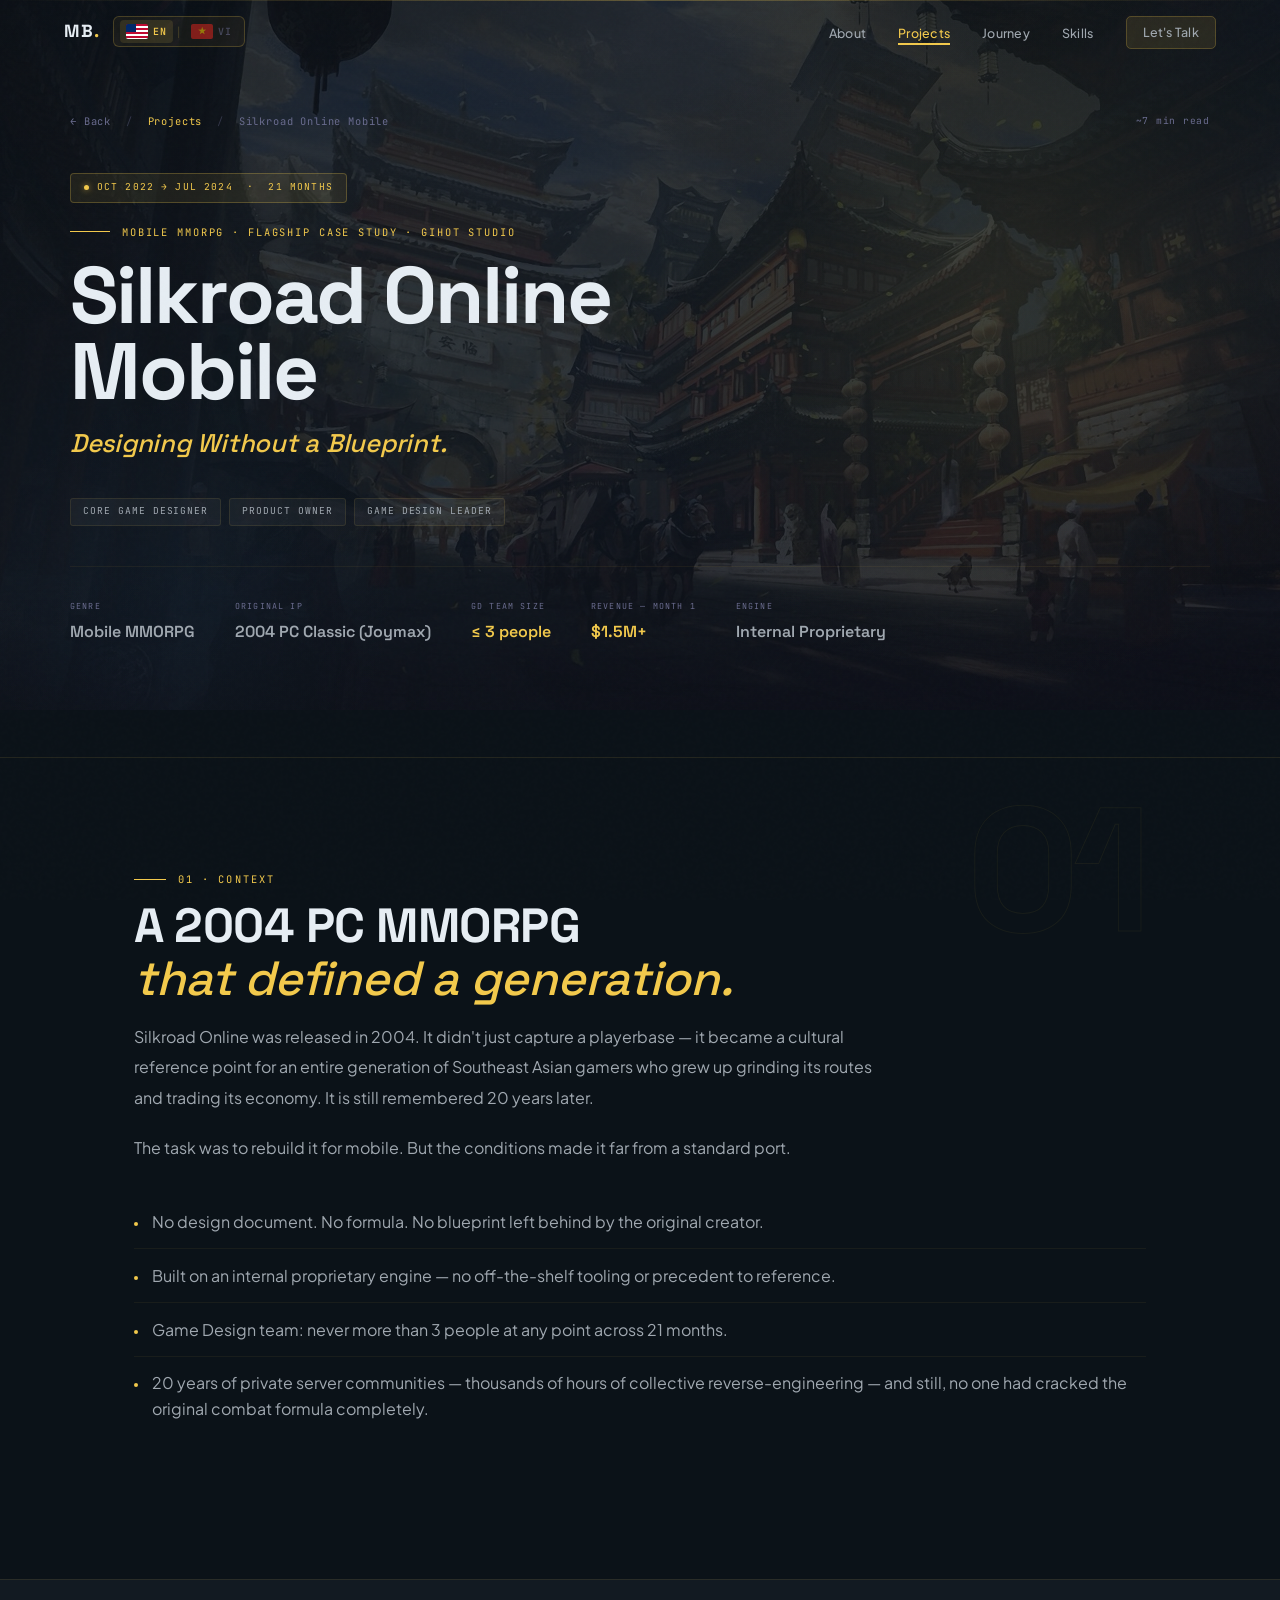
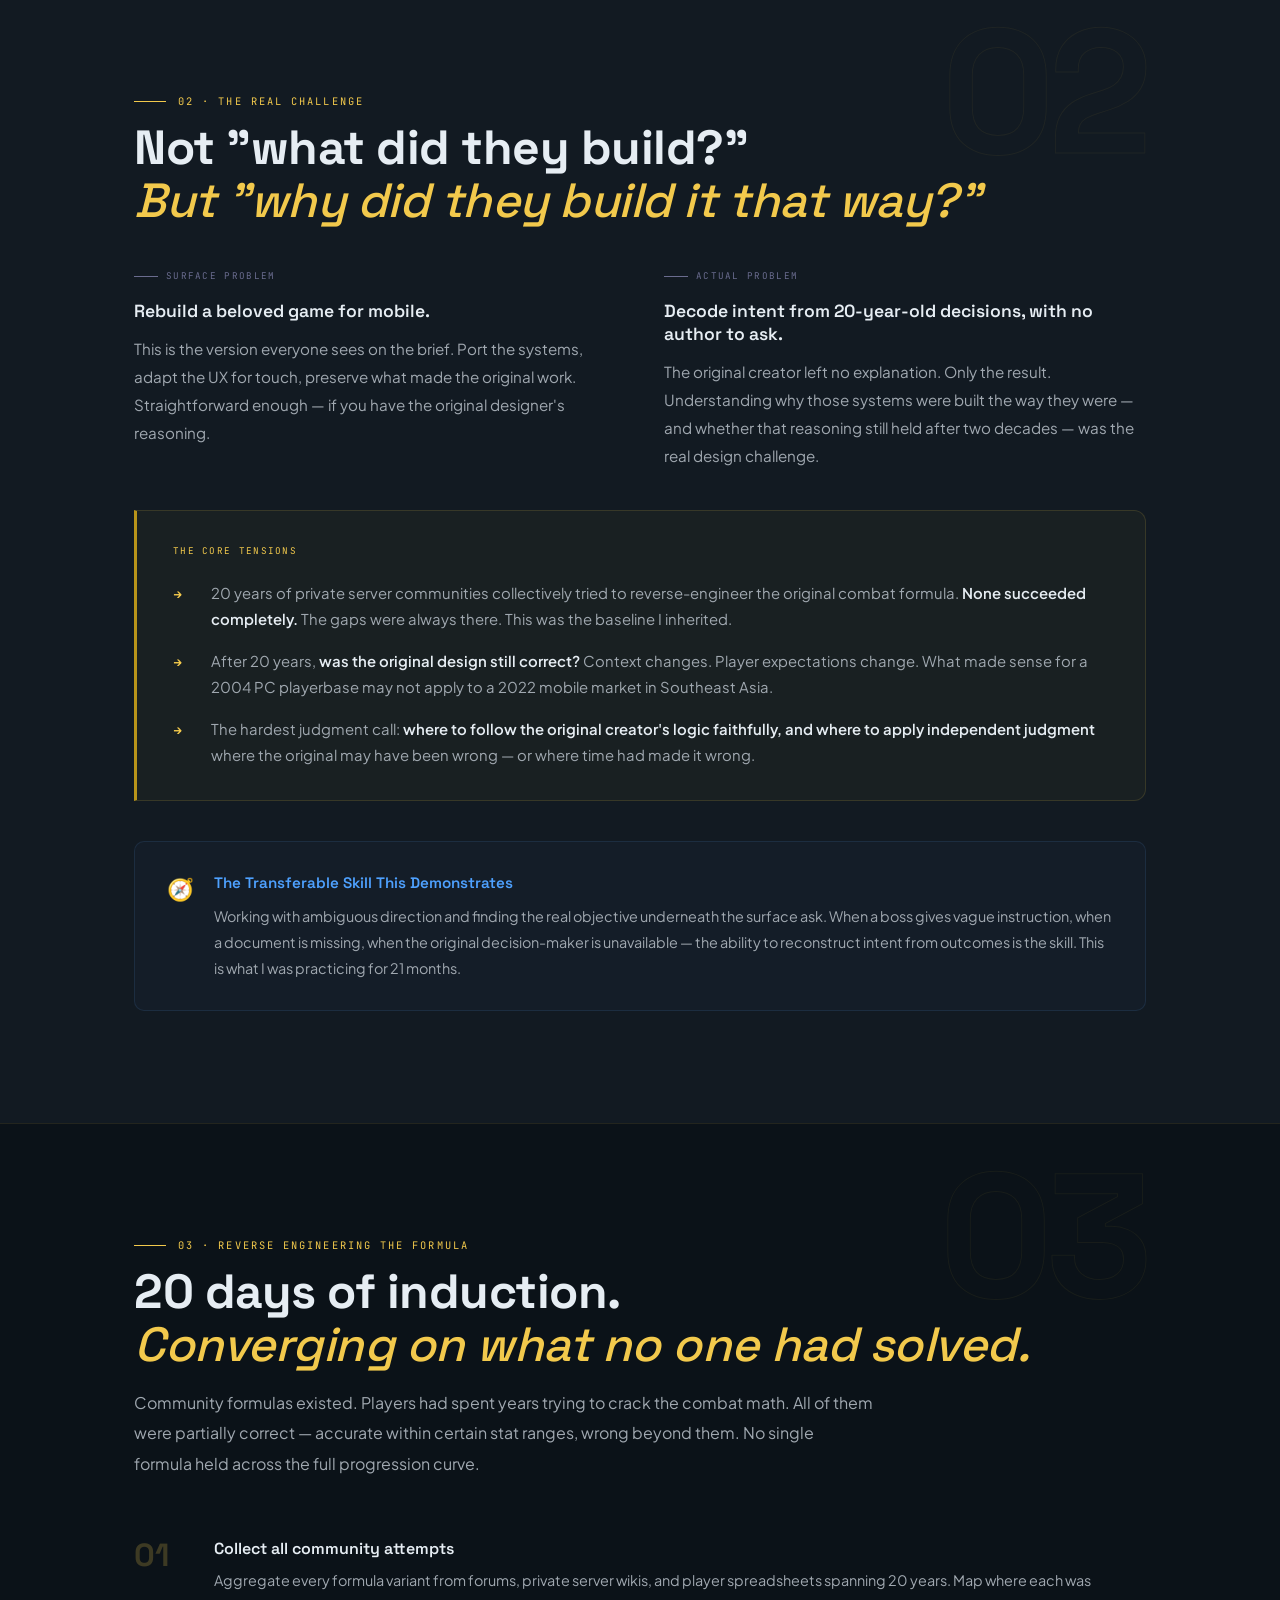
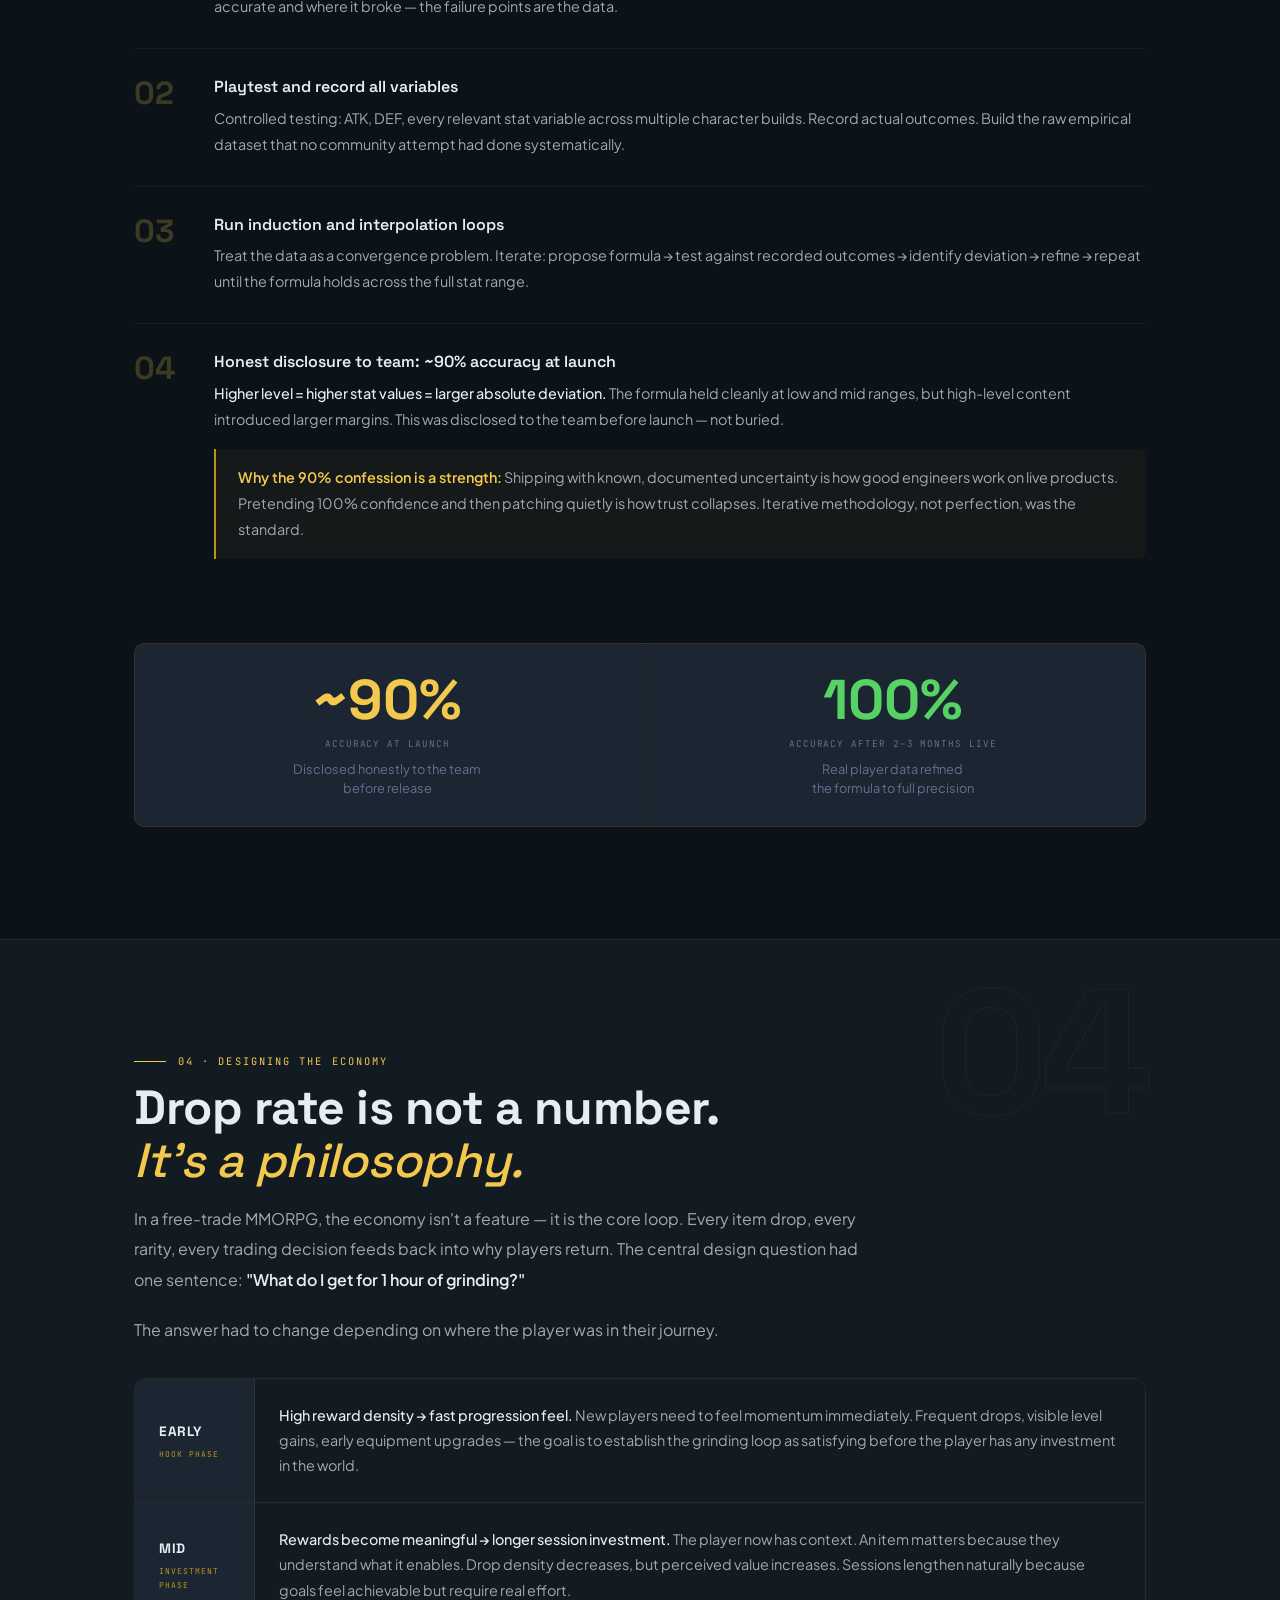
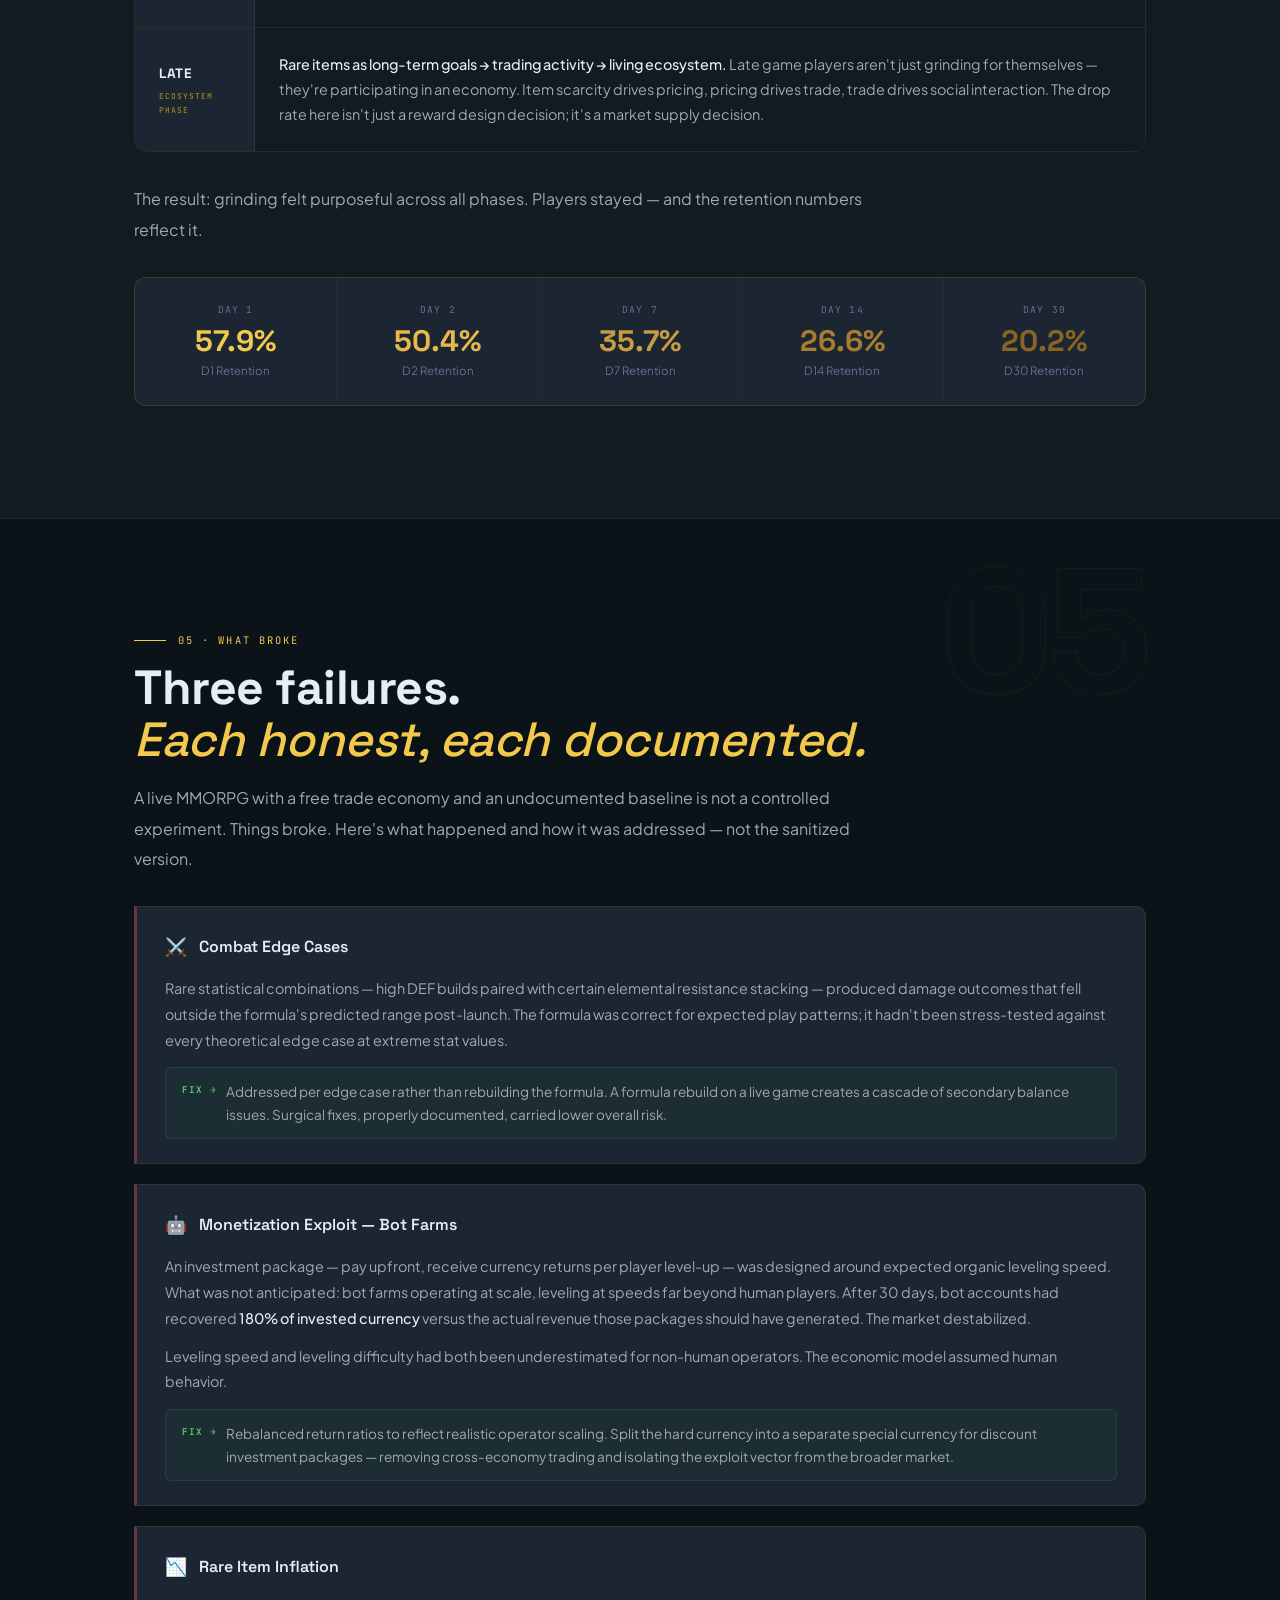
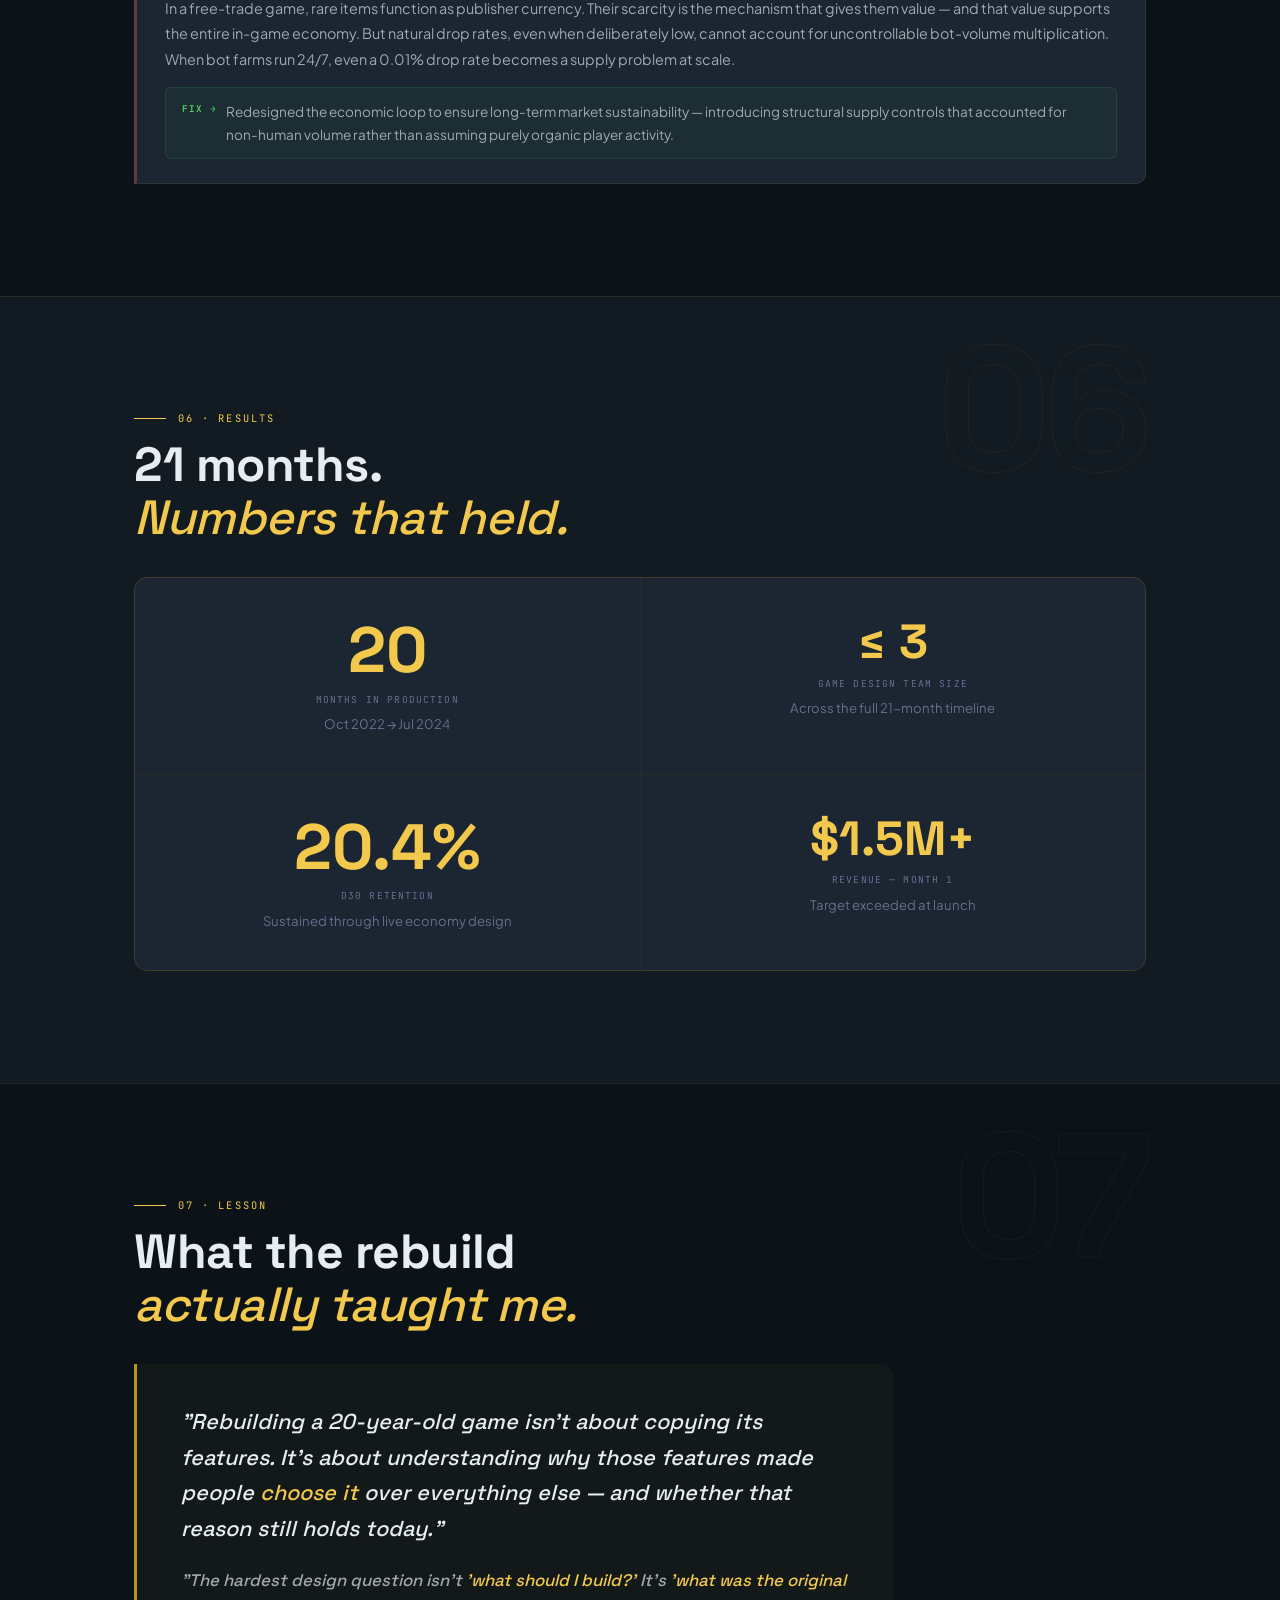
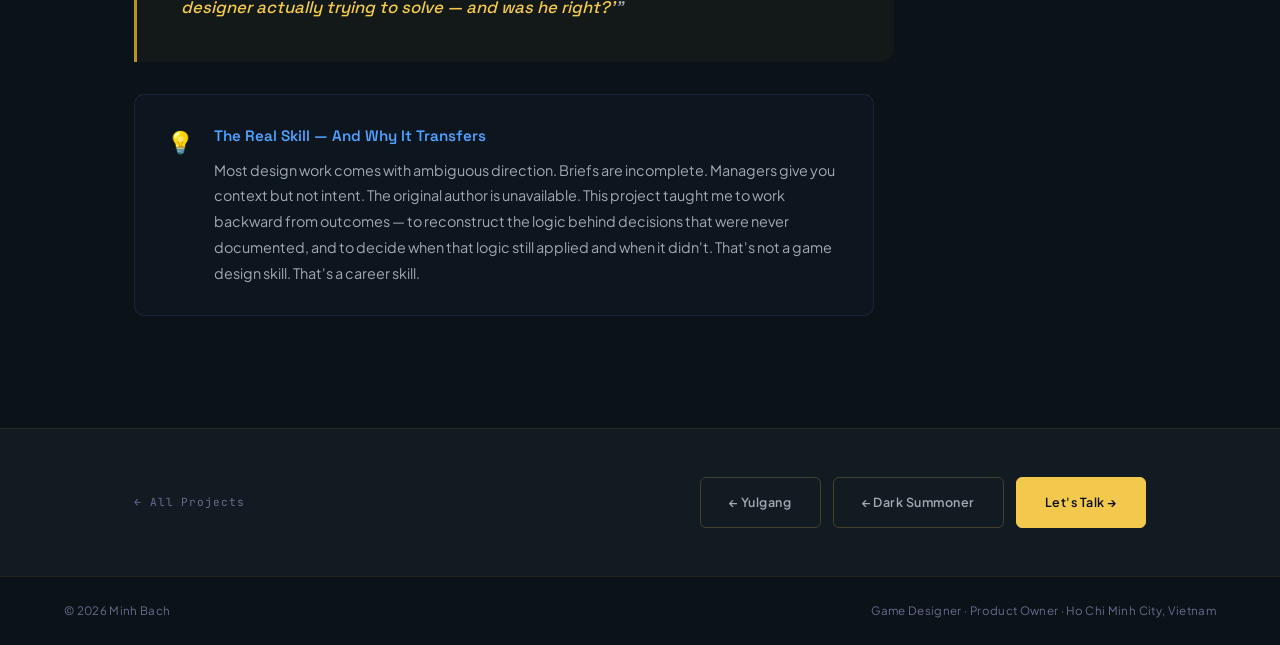
<file: silkroad.html>
<!DOCTYPE html>
<html lang="en">
<head>
  <meta charset="UTF-8">
  <meta name="viewport" content="width=device-width, initial-scale=1.0">
  <title>Silkroad Online Mobile — Designing Without a Blueprint · Minh Bach</title>
  <meta name="description" content="How I rebuilt a 20-year-old MMORPG for mobile — reverse-engineering an undocumented combat formula, designing a retention-driven economy, and navigating failures on a live product.">
  <meta property="og:title" content="Silkroad Online Mobile — Case Study by Minh Bach">
  <meta property="og:description" content="Core Game Designer, Product Owner, and Game Design Leader on a flagship mobile MMORPG rebuild: 21 months, ≤3 person GD team, $1M+ revenue in Month 1.">
  <meta property="og:type" content="article">
  <link rel="preconnect" href="https://fonts.googleapis.com">
  <link rel="preconnect" href="https://fonts.gstatic.com" crossorigin>
  <link href="https://fonts.googleapis.com/css2?family=Space+Grotesk:wght@400;500;600;700&family=Plus+Jakarta+Sans:ital,wght@0,300;0,400;0,500;0,600;1,300;1,400&family=JetBrains+Mono:wght@400;500&display=swap" rel="stylesheet">
  <link rel="stylesheet" href="css/style.css?v=3">
  <script src="js/i18n.js"></script>
  <style>
    /* ════════ READING PROGRESS ════════ */
    #readingProgress {
      position: fixed; top: 0; left: 0;
      height: 2px; width: 0%;
      background: linear-gradient(90deg, var(--gold-dk), var(--gold), var(--gold-lt));
      z-index: 9999;
      transition: width 0.1s linear;
    }

    /* ════════ HERO ════════ */
    .cs-hero {
      min-height: 60vh;
      display: flex;
      align-items: flex-end;
      padding: 7rem var(--px) 4rem;
      position: relative;
      overflow: hidden;
      background: linear-gradient(165deg, #0B1218 0%, #111820 50%, #0d1019 100%);
    }
    .cs-hero-bg {
      position: absolute; inset: 0;
      pointer-events: none;
    }
    .cs-hero-bg::before {
      content: '';
      position: absolute;
      top: -15%; right: -10%;
      width: 70vw; height: 70vw;
      max-width: 800px; max-height: 800px;
      border-radius: 50%;
      background: radial-gradient(circle,
        rgba(242,201,76,0.09) 0%,
        rgba(180,140,30,0.04) 40%,
        transparent 70%
      );
    }
    .cs-hero-bg::after {
      content: '';
      position: absolute;
      bottom: -20%; left: -5%;
      width: 50vw; height: 50vw;
      max-width: 500px; max-height: 500px;
      border-radius: 50%;
      background: radial-gradient(circle,
        rgba(74,137,200,0.05) 0%,
        transparent 60%
      );
    }
    .cs-hero-scanline {
      position: absolute;
      top: 0; left: 0; right: 0;
      height: 1px;
      background: linear-gradient(90deg, transparent, rgba(242,201,76,0.3), transparent);
    }

    .cs-hero-content {
      max-width: var(--max-w);
      margin: 0 auto;
      width: 100%;
      position: relative;
      z-index: 2;
    }

    .cs-breadcrumb {
      display: flex; align-items: center; justify-content: space-between;
      flex-wrap: wrap; gap: 0.75rem;
      font-family: var(--f-mono); font-size: 0.65rem;
      letter-spacing: 0.08em; color: var(--text3);
      margin-bottom: 2.5rem;
      opacity: 0; animation: fadeUp 0.7s var(--ease) 0.1s forwards;
    }
    .cs-breadcrumb a { color: var(--text3); transition: color 0.2s; }
    .cs-breadcrumb a:hover { color: var(--gold); }
    .cs-breadcrumb .bc-accent { color: var(--gold); }
    .bc-sep { margin: 0 0.5rem; opacity: 0.4; }
    .cs-reading-time { font-family: var(--f-mono); font-size: 0.6rem; color: var(--text3); letter-spacing: 0.08em; }

    .cs-timeline-badge {
      display: inline-flex; align-items: center; gap: 0.5rem;
      font-family: var(--f-mono); font-size: 0.6rem; letter-spacing: 0.12em;
      text-transform: uppercase;
      color: var(--gold); background: rgba(242,201,76,0.08);
      border: 1px solid rgba(242,201,76,0.25);
      padding: 0.35rem 0.8rem; border-radius: 4px;
      margin-bottom: 1.25rem;
      opacity: 0; animation: fadeUp 0.7s var(--ease) 0.15s forwards;
    }
    .cs-timeline-dot {
      width: 5px; height: 5px; border-radius: 50%;
      background: var(--gold);
      box-shadow: 0 0 6px rgba(242,201,76,0.7);
      animation: goldPulse 2s ease-in-out infinite;
    }
    @keyframes goldPulse {
      0%, 100% { opacity: 1; transform: scale(1); }
      50% { opacity: 0.5; transform: scale(0.7); }
    }

    .cs-eyebrow {
      display: flex; align-items: center; gap: 0.75rem;
      font-family: var(--f-mono); font-size: 0.65rem;
      letter-spacing: 0.18em; text-transform: uppercase; color: var(--gold);
      margin-bottom: 1rem;
      opacity: 0; animation: fadeUp 0.7s var(--ease) 0.2s forwards;
    }
    .cs-eyebrow-line { display: block; width: 2.5rem; height: 1px; background: var(--gold); }

    .cs-title {
      font-family: var(--f-display);
      font-size: clamp(2.5rem, 6.5vw, 5rem);
      font-weight: 700; line-height: 0.95;
      letter-spacing: -0.025em; color: var(--text);
      margin-bottom: 0.75rem;
      opacity: 0; animation: fadeUp 0.7s var(--ease) 0.32s forwards;
    }
    .cs-subtitle {
      font-family: var(--f-display);
      font-size: clamp(1.1rem, 2.5vw, 1.6rem);
      font-weight: 500; font-style: italic; color: var(--gold);
      margin-bottom: 2rem;
      opacity: 0; animation: fadeUp 0.7s var(--ease) 0.46s forwards;
      letter-spacing: -0.01em;
    }
    .cs-meta-roles {
      display: flex; flex-wrap: wrap; gap: 0.5rem;
      margin-bottom: 2.5rem;
      opacity: 0; animation: fadeUp 0.7s var(--ease) 0.56s forwards;
    }
    .cs-role-pill {
      font-family: var(--f-mono); font-size: 0.6rem; letter-spacing: 0.1em;
      text-transform: uppercase;
      color: var(--text2); background: rgba(255,255,255,0.04);
      border: 1px solid var(--border);
      padding: 0.3rem 0.75rem; border-radius: 3px;
    }

    .cs-facts {
      display: flex; flex-wrap: wrap; gap: 2.5rem;
      opacity: 0; animation: fadeUp 0.7s var(--ease) 0.68s forwards;
      padding-top: 2rem;
      border-top: 1px solid var(--border3);
    }
    .cs-fact { display: flex; flex-direction: column; gap: 0.25rem; }
    .cs-fact-label {
      font-family: var(--f-mono); font-size: 0.52rem;
      letter-spacing: 0.14em; text-transform: uppercase; color: var(--text3);
    }
    .cs-fact-value {
      font-family: var(--f-display); font-size: 1rem;
      font-weight: 600; color: var(--text2);
    }
    .cs-fact-value.gold { color: var(--gold); }

    .cs-section { border-top: 1px solid var(--border); position: relative; }
    .cs-section-alt { background: var(--bg2); }

    .sec-number {
      position: absolute;
      top: 1.5rem; right: var(--px);
      font-family: var(--f-display);
      font-size: clamp(6rem, 14vw, 11rem);
      font-weight: 700;
      color: transparent;
      -webkit-text-stroke: 1px rgba(242,201,76,0.06);
      line-height: 1;
      pointer-events: none;
      user-select: none;
      letter-spacing: -0.04em;
    }

    .cs-prose { max-width: 740px; }
    .cs-prose p { font-size: 1rem; color: var(--text2); line-height: 1.9; margin-bottom: 1.25rem; }
    .cs-prose p:last-child { margin-bottom: 0; }
    .cs-prose strong { color: var(--text); font-weight: 600; }
    .cs-prose em { color: var(--gold); font-style: italic; }

    .context-lines { display: flex; flex-direction: column; gap: 0; margin: 2rem 0; }
    .context-line {
      display: flex; align-items: baseline; gap: 0.85rem;
      padding: 0.85rem 0;
      border-bottom: 1px solid var(--border3);
      font-size: 1rem; color: var(--text2); line-height: 1.6;
    }
    .context-line:last-child { border-bottom: none; }
    .context-line-dot {
      width: 4px; height: 4px; border-radius: 50%;
      background: var(--gold); flex-shrink: 0;
      position: relative; top: -2px;
    }

    .challenge-split {
      display: grid;
      grid-template-columns: 1fr 1fr;
      gap: 3rem;
      margin-top: 2.5rem;
      align-items: start;
    }
    .challenge-col-label {
      font-family: var(--f-mono); font-size: 0.58rem;
      letter-spacing: 0.14em; text-transform: uppercase;
      color: var(--text3); margin-bottom: 1rem;
      display: flex; align-items: center; gap: 0.5rem;
    }
    .challenge-col-label::before {
      content: '';
      display: block; width: 1.5rem; height: 1px;
      background: var(--text3);
    }
    .challenge-col h3 { font-family: var(--f-display); font-size: 1.1rem; font-weight: 600; color: var(--text); margin-bottom: 0.75rem; line-height: 1.3; }
    .challenge-col p { font-size: 0.95rem; color: var(--text2); line-height: 1.85; }

    .tension-block {
      margin-top: 2.5rem;
      padding: 2rem 2.25rem;
      background: rgba(242,201,76,0.03);
      border: 1px solid rgba(242,201,76,0.14);
      border-left: 3px solid var(--gold-dk);
      border-radius: 0 12px 12px 0;
    }
    .tension-block-label { font-family: var(--f-mono); font-size: 0.58rem; letter-spacing: 0.14em; text-transform: uppercase; color: var(--gold); margin-bottom: 1.25rem; }
    .tension-items { display: flex; flex-direction: column; gap: 1rem; }
    .tension-item { display: grid; grid-template-columns: 1.5rem 1fr; gap: 0.85rem; align-items: start; }
    .tension-arrow { font-size: 0.75rem; color: var(--gold); padding-top: 0.2rem; font-weight: 700; }
    .tension-item p { font-size: 0.93rem; color: var(--text2); line-height: 1.75; }
    .tension-item p strong { color: var(--text); font-weight: 600; }

    .meta-skill {
      margin-top: 2.5rem;
      padding: 1.75rem 2rem;
      background: rgba(74,137,200,0.04);
      border: 1px solid rgba(74,137,200,0.15);
      border-radius: 10px;
      display: flex; gap: 1.25rem; align-items: flex-start;
    }
    .meta-skill-icon { font-size: 1.35rem; flex-shrink: 0; }
    .meta-skill-body strong { display: block; font-family: var(--f-display); font-size: 0.95rem; font-weight: 600; color: var(--blue); margin-bottom: 0.5rem; }
    .meta-skill-body p { font-size: 0.9rem; color: var(--text2); line-height: 1.8; }

    .process-steps { display: flex; flex-direction: column; gap: 0; margin-top: 2rem; }
    .process-step { display: grid; grid-template-columns: 56px 1fr; gap: 1.5rem; padding: 1.75rem 0; border-bottom: 1px solid var(--border3); align-items: start; }
    .process-step:last-child { border-bottom: none; }
    .process-step-num { font-family: var(--f-display); font-size: 2rem; font-weight: 700; color: var(--border2); line-height: 1; }
    .process-step-body h4 { font-family: var(--f-display); font-size: 1rem; font-weight: 600; color: var(--text); margin-bottom: 0.5rem; line-height: 1.3; }
    .process-step-body p { font-size: 0.9rem; color: var(--text2); line-height: 1.8; }
    .process-step-body strong { color: var(--text); font-weight: 500; }

    .accuracy-card { display: grid; grid-template-columns: 1fr 1fr; gap: 1px; background: var(--border); border: 1px solid var(--border); border-radius: 10px; overflow: hidden; margin-top: 2rem; }
    .accuracy-half { background: var(--bg3); padding: 1.75rem; text-align: center; }
    .accuracy-big { font-family: var(--f-display); font-size: 3.5rem; font-weight: 700; line-height: 1; margin-bottom: 0.5rem; }
    .accuracy-big.gold { color: var(--gold); }
    .accuracy-big.green { color: var(--green); }
    .accuracy-label { font-family: var(--f-mono); font-size: 0.58rem; letter-spacing: 0.1em; text-transform: uppercase; color: var(--text3); }
    .accuracy-sub { font-size: 0.8rem; color: var(--text3); line-height: 1.5; margin-top: 0.5rem; }

    .economy-phases { display: flex; flex-direction: column; gap: 0; margin-top: 2rem; border: 1px solid var(--border); border-radius: 12px; overflow: hidden; }
    .economy-phase { display: grid; grid-template-columns: 120px 1fr; gap: 0; border-bottom: 1px solid var(--border); }
    .economy-phase:last-child { border-bottom: none; }
    .economy-phase-tag { padding: 1.5rem; display: flex; flex-direction: column; justify-content: center; background: var(--bg3); border-right: 1px solid var(--border); }
    .economy-phase-name { font-family: var(--f-display); font-size: 0.85rem; font-weight: 700; color: var(--text); text-transform: uppercase; letter-spacing: 0.05em; margin-bottom: 0.2rem; }
    .economy-phase-tag-pill { font-family: var(--f-mono); font-size: 0.5rem; letter-spacing: 0.12em; text-transform: uppercase; color: var(--gold-dk); }
    .economy-phase-content { padding: 1.5rem; background: var(--bg2); }
    .economy-phase-content p { font-size: 0.9rem; color: var(--text2); line-height: 1.75; margin-bottom: 0.5rem; }
    .economy-phase-content p:last-child { margin: 0; }
    .economy-phase-content strong { color: var(--text); font-weight: 500; }

    .retention-grid { display: flex; flex-wrap: wrap; gap: 1px; background: var(--border); border: 1px solid var(--border); border-radius: 12px; overflow: hidden; margin-top: 2rem; }
    .retention-stat { background: var(--bg3); padding: 1.5rem 1rem; text-align: center; flex: 1 0 80px; }
    .retention-day { font-family: var(--f-mono); font-size: 0.6rem; letter-spacing: 0.12em; color: var(--text3); text-transform: uppercase; margin-bottom: 0.5rem; }
    .retention-pct { font-family: var(--f-display); font-size: 1.85rem; font-weight: 700; line-height: 1; }
    .retention-pct.d1 { color: var(--gold); }
    .retention-pct.d2 { color: #e8b84b; }
    .retention-pct.d7 { color: #c99d3f; }
    .retention-pct.d14 { color: #a87e2e; }
    .retention-pct.d30 { color: #8a6522; }
    .retention-type { font-size: 0.72rem; color: var(--text3); margin-top: 0.3rem; }

    .failure-list { display: flex; flex-direction: column; gap: 1.25rem; margin-top: 2rem; }
    .failure-card { background: var(--bg3); border: 1px solid var(--border); border-left: 3px solid rgba(220,80,80,0.4); border-radius: 0 10px 10px 0; padding: 1.5rem 1.75rem; transition: border-color 0.25s; }
    .failure-card:hover { border-color: rgba(220,80,80,0.6); }
    .failure-header { display: flex; align-items: center; gap: 0.75rem; margin-bottom: 0.85rem; }
    .failure-icon { font-size: 1.1rem; }
    .failure-title { font-family: var(--f-display); font-size: 1rem; font-weight: 600; color: var(--text); }
    .failure-body p { font-size: 0.9rem; color: var(--text2); line-height: 1.8; margin-bottom: 0.75rem; }
    .failure-body p:last-child { margin: 0; }
    .failure-body strong { color: var(--text); font-weight: 500; }
    .failure-fix { display: flex; align-items: flex-start; gap: 0.6rem; margin-top: 0.85rem; padding: 0.75rem 1rem; background: rgba(86,211,100,0.04); border: 1px solid rgba(86,211,100,0.12); border-radius: 6px; }
    .failure-fix-label { font-family: var(--f-mono); font-size: 0.58rem; letter-spacing: 0.1em; color: var(--green); white-space: nowrap; padding-top: 0.1rem; font-weight: 600; }
    .failure-fix p { font-size: 0.85rem; color: var(--text2); line-height: 1.7; margin: 0 !important; }

    .results-grid { display: grid; grid-template-columns: repeat(2, 1fr); gap: 1px; background: var(--border); border: 1px solid var(--border); border-radius: 14px; overflow: hidden; margin-top: 2rem; }
    .result-card { background: var(--bg3); padding: 2.5rem 2rem; text-align: center; transition: background 0.3s; }
    .result-card:hover { background: var(--bg4); }
    .result-big { font-family: var(--f-display); font-size: clamp(2.5rem, 5vw, 4rem); font-weight: 700; line-height: 1; color: var(--gold); margin-bottom: 0.6rem; }
    .result-label { font-family: var(--f-mono); font-size: 0.6rem; letter-spacing: 0.12em; text-transform: uppercase; color: var(--text3); }
    .result-sub { font-size: 0.82rem; color: var(--text3); margin-top: 0.35rem; line-height: 1.5; }

    .lesson-quote { max-width: 760px; margin-top: 2rem; padding: 2.5rem 2.75rem; background: rgba(242,201,76,0.03); border-left: 3px solid var(--gold-dk); border-radius: 0 14px 14px 0; }
    .lesson-quote p { font-family: var(--f-display); font-size: clamp(1.1rem, 2vw, 1.35rem); font-weight: 500; font-style: italic; color: var(--text); line-height: 1.65; margin-bottom: 1.25rem; }
    .lesson-quote p:last-child { margin: 0; color: var(--text2); font-size: 1.05rem; }
    .lesson-quote em { color: var(--gold); font-style: italic; }

    .cs-nav { display: flex; justify-content: space-between; align-items: center; flex-wrap: wrap; gap: 1rem; }
    .cs-nav-back { display: flex; align-items: center; gap: 0.5rem; font-family: var(--f-mono); font-size: 0.7rem; letter-spacing: 0.08em; color: var(--text3); transition: color 0.2s; }
    .cs-nav-back:hover { color: var(--gold); }

    .callout { border-left: 2px solid var(--gold-dk); background: rgba(242,201,76,0.04); padding: 1rem 1.35rem; border-radius: 0 8px 8px 0; margin: 1.5rem 0; }
    .callout p { font-size: 0.9rem; color: var(--text2); line-height: 1.8; margin: 0; }
    .callout strong { color: var(--gold); font-weight: 600; }

    @keyframes fadeUp {
      from { opacity: 0; transform: translateY(18px); }
      to   { opacity: 1; transform: translateY(0); }
    }

    @media (max-width: 900px) {
      .challenge-split { grid-template-columns: 1fr; gap: 2rem; }
      .results-grid { grid-template-columns: 1fr 1fr; }
      .accuracy-card { grid-template-columns: 1fr; }
      .economy-phase { grid-template-columns: 80px 1fr; }
    }
    @media (max-width: 640px) {
      .cs-title { font-size: clamp(2rem, 10vw, 3rem); }
      .cs-facts { gap: 1.25rem; }
      .results-grid { grid-template-columns: 1fr; }
      .retention-grid { flex-wrap: nowrap; overflow-x: auto; }
      .lesson-quote { padding: 1.5rem 1.75rem; }
      .tension-block { padding: 1.5rem 1.5rem; }
      .process-step { grid-template-columns: 40px 1fr; gap: 1rem; }
      .economy-phase { grid-template-columns: 1fr; }
      .economy-phase-tag { border-right: none; border-bottom: 1px solid var(--border); }
      .meta-skill { flex-direction: column; }
    }
  </style>
</head>
<body>

  <!-- ═══════ READING PROGRESS ═══════ -->
  <div id="readingProgress"></div>

  <!-- ═══════ NAV ═══════ -->
  <nav id="navbar">
    <div class="nav-left">
      <a class="nav-logo" href="index.html">MB<span class="nav-logo-dot">.</span></a>
      <div class="nav-lang-switch">
        <a onclick="switchLang('en')" class="lang-btn" data-lang-btn="en" style="cursor:pointer">
          <span class="flag-mini flag-mini-en"></span><span class="lang-label">EN</span>
        </a>
        <span class="lang-divider">|</span>
        <a onclick="switchLang('vi')" class="lang-btn" data-lang-btn="vi" style="cursor:pointer">
          <span class="flag-mini flag-mini-vi"></span><span class="lang-label">VI</span>
        </a>
      </div>
    </div>
    <ul class="nav-links">
      <li><a href="index.html#about" data-i18n="nav_about">About</a></li>
      <li><a href="index.html#projects" class="active" data-i18n="nav_projects">Projects</a></li>
      <li><a href="index.html#journey" data-i18n="nav_journey">Journey</a></li>
      <li><a href="index.html#skills" data-i18n="nav_skills">Skills</a></li>
      <li><a href="index.html#contact" class="nav-cta" data-i18n="nav_cta">Let's Talk</a></li>
    </ul>
    <button class="nav-burger" id="burgerBtn" aria-label="Open menu">
      <span></span><span></span><span></span>
    </button>
  </nav>
  <div class="nav-overlay" id="navOverlay"></div>
  <nav class="nav-drawer" id="navDrawer">
    <div class="drawer-flags">
      <a onclick="switchLang('en')" class="nav-flag" data-lang-btn="en" style="cursor:pointer">
        <span class="flag-mini flag-mini-en"></span> EN
      </a>
      <a onclick="switchLang('vi')" class="nav-flag" data-lang-btn="vi" style="cursor:pointer">
        <span class="flag-mini flag-mini-vi"></span> VI
      </a>
    </div>
    <a href="index.html#about"    onclick="closeMenu()" data-i18n="nav_about">About</a>
    <a href="index.html#projects" onclick="closeMenu()" data-i18n="nav_projects">Projects</a>
    <a href="index.html#journey"  onclick="closeMenu()" data-i18n="nav_journey">Journey</a>
    <a href="index.html#skills"   onclick="closeMenu()" data-i18n="nav_skills">Skills</a>
    <a href="index.html#contact"  onclick="closeMenu()" data-i18n="nav_cta">Let's Talk</a>
  </nav>

  <!-- ═══════ HERO ═══════ -->
  <header class="cs-hero" id="cs-hero-top">
    <img src="images/silkroadonline.png" alt="" class="cs-hero-img" aria-hidden="true">
    <div class="cs-hero-bg"></div>
    <div class="cs-hero-scanline"></div>
    <div class="cs-hero-content">

      <!-- Breadcrumb -->
      <div class="cs-breadcrumb">
        <div>
          <a href="index.html">← <span data-i18n="cs_back">Back</span></a>
          <span class="bc-sep">/</span>
          <a href="index.html#projects" class="bc-accent" data-i18n="cs_projects">Projects</a>
          <span class="bc-sep">/</span>
          <span>Silkroad Online Mobile</span>
        </div>
        <span class="cs-reading-time" data-i18n="sr_reading_time">~6 min read</span>
      </div>

      <!-- Timeline badge -->
      <div class="cs-timeline-badge">
        <span class="cs-timeline-dot"></span>
        Oct 2022 → Jul 2024 &nbsp;·&nbsp; 21 Months
      </div>

      <!-- Eyebrow -->
      <div class="cs-eyebrow">
        <span class="cs-eyebrow-line"></span>
        Mobile MMORPG · Flagship Case Study · GihOt Studio
      </div>

      <h1 class="cs-title">Silkroad Online<br>Mobile</h1>
      <p class="cs-subtitle">Designing Without a Blueprint.</p>

      <div class="cs-meta-roles">
        <span class="cs-role-pill">Core Game Designer</span>
        <span class="cs-role-pill">Product Owner</span>
        <span class="cs-role-pill">Game Design Leader</span>
      </div>

      <!-- Quick-facts -->
      <div class="cs-facts">
        <div class="cs-fact">
          <span class="cs-fact-label" data-i18n="sr_fact_genre">Genre</span>
          <span class="cs-fact-value" data-i18n="sr_fact_genre_val">Mobile MMORPG</span>
        </div>
        <div class="cs-fact">
          <span class="cs-fact-label" data-i18n="sr_fact_ip">Original IP</span>
          <span class="cs-fact-value" data-i18n="sr_fact_ip_val">2004 PC Classic (Joymax)</span>
        </div>
        <div class="cs-fact">
          <span class="cs-fact-label" data-i18n="sr_fact_team">GD Team Size</span>
          <span class="cs-fact-value gold" data-i18n="sr_fact_team_val">≤ 3 people</span>
        </div>
        <div class="cs-fact">
          <span class="cs-fact-label" data-i18n="sr_fact_rev">Revenue — Month 1</span>
          <span class="cs-fact-value gold">$1.5M+</span>
        </div>
        <div class="cs-fact">
          <span class="cs-fact-label" data-i18n="sr_fact_engine">Engine</span>
          <span class="cs-fact-value" data-i18n="sr_fact_engine_val">Internal Proprietary</span>
        </div>
      </div>
    </div>
  </header>

  <!-- ═══════ STICKY TOC BAR ═══════ -->
  <div class="cs-toc-bar" id="csTocBar">
    <div class="cs-toc-inner">
      <a href="#sr-context"  class="cs-toc-link" data-section="sr-context"><span class="cs-toc-num">01</span><span data-i18n="sr_toc_context">Context</span></a>
      <a href="#sr-challenge" class="cs-toc-link" data-section="sr-challenge"><span class="cs-toc-num">02</span><span data-i18n="sr_toc_challenge">Challenge</span></a>
      <a href="#sr-formula"  class="cs-toc-link" data-section="sr-formula"><span class="cs-toc-num">03</span><span data-i18n="sr_toc_formula">Formula</span></a>
      <a href="#sr-economy"  class="cs-toc-link" data-section="sr-economy"><span class="cs-toc-num">04</span><span data-i18n="sr_toc_economy">Economy</span></a>
      <a href="#sr-failures" class="cs-toc-link" data-section="sr-failures"><span class="cs-toc-num">05</span><span data-i18n="sr_toc_failures">Failures</span></a>
      <a href="#sr-results"  class="cs-toc-link" data-section="sr-results"><span class="cs-toc-num">06</span><span data-i18n="sr_toc_results">Results</span></a>
      <a href="#sr-lesson"   class="cs-toc-link" data-section="sr-lesson"><span class="cs-toc-num">07</span><span data-i18n="sr_toc_lesson">Lesson</span></a>
      <div class="cs-toc-sep"></div>
      <div class="cs-toc-lang">
        <a onclick="switchLang('en')" class="cs-toc-lang-btn" data-lang-btn="en" style="cursor:pointer">
          <span class="flag-mini flag-mini-en"></span>EN
        </a>
        <span class="cs-toc-divider">|</span>
        <a onclick="switchLang('vi')" class="cs-toc-lang-btn" data-lang-btn="vi" style="cursor:pointer">
          <span class="flag-mini flag-mini-vi"></span>VI
        </a>
      </div>
      <a href="index.html#contact" class="cs-toc-cta" data-i18n="cs_lets_talk">Let's Talk →</a>
    </div>
  </div>

  <!-- ═══════ 01 · CONTEXT ═══════ -->
  <section id="sr-context" class="cs-section" style="background:var(--bg)">
    <div class="wrap" style="position:relative">
      <div class="sec-number">01</div>
      <div class="section-label"><span class="label-line"></span><span data-i18n="sr_sec01">01 · Context</span></div>
      <h2 class="section-title reveal">
        <span data-i18n="sr_ctx_title_1">A 2004 PC MMORPG</span><br>
        <em data-i18n="sr_ctx_title_2">that defined a generation.</em>
      </h2>
      <div class="cs-prose reveal">
        <p data-i18n="sr_ctx_p1">Silkroad Online was released in 2004. It didn't just capture a playerbase — it became a cultural reference point for an entire generation of Southeast Asian gamers who grew up grinding its routes and trading its economy. It is still remembered 20 years later.</p>
        <p data-i18n="sr_ctx_p2">The task was to rebuild it for mobile. But the conditions made it far from a standard port.</p>
      </div>
      <div class="context-lines reveal">
        <div class="context-line"><span class="context-line-dot"></span><span data-i18n="sr_ctx_l1">No design document. No formula. No blueprint left behind by the original creator.</span></div>
        <div class="context-line"><span class="context-line-dot"></span><span data-i18n="sr_ctx_l2">Built on an internal proprietary engine — no off-the-shelf tooling or precedent to reference.</span></div>
        <div class="context-line"><span class="context-line-dot"></span><span data-i18n="sr_ctx_l3">Game Design team: never more than 3 people at any point across 21 months.</span></div>
        <div class="context-line"><span class="context-line-dot"></span><span data-i18n="sr_ctx_l4">20 years of private server communities — thousands of hours of collective reverse-engineering — and still, no one had cracked the original combat formula completely.</span></div>
      </div>
    </div>
  </section>

  <!-- ═══════ 02 · THE REAL CHALLENGE ═══════ -->
  <section id="sr-challenge" class="cs-section cs-section-alt">
    <div class="wrap" style="position:relative">
      <div class="sec-number">02</div>
      <div class="section-label"><span class="label-line"></span><span data-i18n="sr_sec02">02 · The Real Challenge</span></div>
      <h2 class="section-title reveal">
        <span data-i18n="sr_ch_title_1">Not "what did they build?"</span><br>
        <em data-i18n="sr_ch_title_2">But "why did they build it that way?"</em>
      </h2>

      <div class="challenge-split reveal">
        <div class="challenge-col">
          <div class="challenge-col-label" data-i18n="sr_ch_surface">Surface Problem</div>
          <h3 data-i18n="sr_ch_surface_h">Rebuild a beloved game for mobile.</h3>
          <p data-i18n="sr_ch_surface_p">This is the version everyone sees on the brief. Port the systems, adapt the UX for touch, preserve what made the original work. Straightforward enough — if you have the original designer's reasoning.</p>
        </div>
        <div class="challenge-col">
          <div class="challenge-col-label" data-i18n="sr_ch_actual">Actual Problem</div>
          <h3 data-i18n="sr_ch_actual_h">Decode intent from 20-year-old decisions, with no author to ask.</h3>
          <p data-i18n="sr_ch_actual_p">The original creator left no explanation. Only the result. Understanding why those systems were built the way they were — and whether that reasoning still held after two decades — was the real design challenge.</p>
        </div>
      </div>

      <div class="tension-block reveal">
        <div class="tension-block-label" data-i18n="sr_ch_tensions">The Core Tensions</div>
        <div class="tension-items">
          <div class="tension-item">
            <span class="tension-arrow">→</span>
            <p data-i18n="sr_ch_t1">20 years of private server communities collectively tried to reverse-engineer the original combat formula. <strong>None succeeded completely.</strong> The gaps were always there. This was the baseline I inherited.</p>
          </div>
          <div class="tension-item">
            <span class="tension-arrow">→</span>
            <p data-i18n="sr_ch_t2">After 20 years, <strong>was the original design still correct?</strong> Context changes. Player expectations change. What made sense for a 2004 PC playerbase may not apply to a 2022 mobile market in Southeast Asia.</p>
          </div>
          <div class="tension-item">
            <span class="tension-arrow">→</span>
            <p data-i18n="sr_ch_t3">The hardest judgment call: <strong>where to follow the original creator's logic faithfully, and where to apply independent judgment</strong> where the original may have been wrong — or where time had made it wrong.</p>
          </div>
        </div>
      </div>

      <div class="meta-skill reveal">
        <div class="meta-skill-icon">🧭</div>
        <div class="meta-skill-body">
          <strong data-i18n="sr_ch_meta_h">The Transferable Skill This Demonstrates</strong>
          <p data-i18n="sr_ch_meta_p">Working with ambiguous direction and finding the real objective underneath the surface ask. When a boss gives vague instruction, when a document is missing, when the original decision-maker is unavailable — the ability to reconstruct intent from outcomes is the skill. This is what I was practicing for 21 months.</p>
        </div>
      </div>
    </div>
  </section>

  <!-- ═══════ 03 · REVERSE ENGINEERING ═══════ -->
  <section id="sr-formula" class="cs-section" style="background:var(--bg)">
    <div class="wrap" style="position:relative">
      <div class="sec-number">03</div>
      <div class="section-label"><span class="label-line"></span><span data-i18n="sr_sec03">03 · Reverse Engineering the Formula</span></div>
      <h2 class="section-title reveal">
        <span data-i18n="sr_re_title_1">20 days of induction.</span><br>
        <em data-i18n="sr_re_title_2">Converging on what no one had solved.</em>
      </h2>
      <div class="cs-prose reveal">
        <p data-i18n="sr_re_p">Community formulas existed. Players had spent years trying to crack the combat math. All of them were partially correct — accurate within certain stat ranges, wrong beyond them. No single formula held across the full progression curve.</p>
      </div>

      <div class="process-steps reveal">
        <div class="process-step">
          <div class="process-step-num">01</div>
          <div class="process-step-body">
            <h4 data-i18n="sr_re_s1_h">Collect all community attempts</h4>
            <p data-i18n="sr_re_s1_p">Aggregate every formula variant from forums, private server wikis, and player spreadsheets spanning 20 years. Map where each was accurate and where it broke — the failure points are the data.</p>
          </div>
        </div>
        <div class="process-step">
          <div class="process-step-num">02</div>
          <div class="process-step-body">
            <h4 data-i18n="sr_re_s2_h">Playtest and record all variables</h4>
            <p data-i18n="sr_re_s2_p">Controlled testing: ATK, DEF, every relevant stat variable across multiple character builds. Record actual outcomes. Build the raw empirical dataset that no community attempt had done systematically.</p>
          </div>
        </div>
        <div class="process-step">
          <div class="process-step-num">03</div>
          <div class="process-step-body">
            <h4 data-i18n="sr_re_s3_h">Run induction and interpolation loops</h4>
            <p data-i18n="sr_re_s3_p">Treat the data as a convergence problem. Iterate: propose formula → test against recorded outcomes → identify deviation → refine → repeat until the formula holds across the full stat range.</p>
          </div>
        </div>
        <div class="process-step">
          <div class="process-step-num">04</div>
          <div class="process-step-body">
            <h4 data-i18n="sr_re_s4_h">Honest disclosure to team: ~90% accuracy at launch</h4>
            <p data-i18n="sr_re_s4_p"><strong>Higher level = higher stat values = larger absolute deviation.</strong> The formula held cleanly at low and mid ranges, but high-level content introduced larger margins. This was disclosed to the team before launch — not buried.</p>
            <div class="callout" style="margin-top:1rem">
              <p data-i18n="sr_re_s4_callout"><strong>Why the 90% confession is a strength:</strong> Shipping with known, documented uncertainty is how good engineers work on live products. Pretending 100% confidence and then patching quietly is how trust collapses. Iterative methodology, not perfection, was the standard.</p>
            </div>
          </div>
        </div>
      </div>

      <div class="accuracy-card reveal">
        <div class="accuracy-half">
          <div class="accuracy-big gold">~90%</div>
          <div class="accuracy-label" data-i18n="sr_re_acc_launch">Accuracy at Launch</div>
          <div class="accuracy-sub" data-i18n="sr_re_acc_launch_sub">Disclosed honestly to the team<br>before release</div>
        </div>
        <div class="accuracy-half">
          <div class="accuracy-big green">100%</div>
          <div class="accuracy-label" data-i18n="sr_re_acc_live">Accuracy after 2–3 Months Live</div>
          <div class="accuracy-sub" data-i18n="sr_re_acc_live_sub">Real player data refined<br>the formula to full precision</div>
        </div>
      </div>
    </div>
  </section>

  <!-- ═══════ 04 · ECONOMY ═══════ -->
  <section id="sr-economy" class="cs-section cs-section-alt">
    <div class="wrap" style="position:relative">
      <div class="sec-number">04</div>
      <div class="section-label"><span class="label-line"></span><span data-i18n="sr_sec04">04 · Designing the Economy</span></div>
      <h2 class="section-title reveal">
        <span data-i18n="sr_ec_title_1">Drop rate is not a number.</span><br>
        <em data-i18n="sr_ec_title_2">It's a philosophy.</em>
      </h2>
      <div class="cs-prose reveal">
        <p data-i18n="sr_ec_p1">In a free-trade MMORPG, the economy isn't a feature — it is the core loop. Every item drop, every rarity, every trading decision feeds back into why players return. The central design question had one sentence: <strong>"What do I get for 1 hour of grinding?"</strong></p>
        <p data-i18n="sr_ec_p2">The answer had to change depending on where the player was in their journey.</p>
      </div>

      <div class="economy-phases reveal">
        <div class="economy-phase">
          <div class="economy-phase-tag">
            <div class="economy-phase-name" data-i18n="sr_ec_early">Early</div>
            <div class="economy-phase-tag-pill" data-i18n="sr_ec_early_pill">Hook Phase</div>
          </div>
          <div class="economy-phase-content">
            <p data-i18n="sr_ec_early_p"><strong>High reward density → fast progression feel.</strong> New players need to feel momentum immediately. Frequent drops, visible level gains, early equipment upgrades — the goal is to establish the grinding loop as satisfying before the player has any investment in the world.</p>
          </div>
        </div>
        <div class="economy-phase">
          <div class="economy-phase-tag">
            <div class="economy-phase-name" data-i18n="sr_ec_mid">Mid</div>
            <div class="economy-phase-tag-pill" data-i18n="sr_ec_mid_pill">Investment Phase</div>
          </div>
          <div class="economy-phase-content">
            <p data-i18n="sr_ec_mid_p"><strong>Rewards become meaningful → longer session investment.</strong> The player now has context. An item matters because they understand what it enables. Drop density decreases, but perceived value increases. Sessions lengthen naturally because goals feel achievable but require real effort.</p>
          </div>
        </div>
        <div class="economy-phase">
          <div class="economy-phase-tag">
            <div class="economy-phase-name" data-i18n="sr_ec_late">Late</div>
            <div class="economy-phase-tag-pill" data-i18n="sr_ec_late_pill">Ecosystem Phase</div>
          </div>
          <div class="economy-phase-content">
            <p data-i18n="sr_ec_late_p"><strong>Rare items as long-term goals → trading activity → living ecosystem.</strong> Late game players aren't just grinding for themselves — they're participating in an economy. Item scarcity drives pricing, pricing drives trade, trade drives social interaction. The drop rate here isn't just a reward design decision; it's a market supply decision.</p>
          </div>
        </div>
      </div>

      <div class="cs-prose reveal" style="margin-top:2rem">
        <p data-i18n="sr_ec_result">The result: grinding felt purposeful across all phases. Players stayed — and the retention numbers reflect it.</p>
      </div>

      <div class="retention-grid reveal">
        <div class="retention-stat">
          <div class="retention-day">Day 1</div>
          <div class="retention-pct d1" data-target="58.6">0%</div>
          <div class="retention-type">D1 Retention</div>
        </div>
        <div class="retention-stat">
          <div class="retention-day">Day 2</div>
          <div class="retention-pct d2" data-target="51.0">0%</div>
          <div class="retention-type">D2 Retention</div>
        </div>
        <div class="retention-stat">
          <div class="retention-day">Day 7</div>
          <div class="retention-pct d7" data-target="36.1">0%</div>
          <div class="retention-type">D7 Retention</div>
        </div>
        <div class="retention-stat">
          <div class="retention-day">Day 14</div>
          <div class="retention-pct d14" data-target="26.9">0%</div>
          <div class="retention-type">D14 Retention</div>
        </div>
        <div class="retention-stat">
          <div class="retention-day">Day 30</div>
          <div class="retention-pct d30" data-target="20.4">0%</div>
          <div class="retention-type">D30 Retention</div>
        </div>
      </div>
    </div>
  </section>

  <!-- ═══════ 05 · WHAT BROKE ═══════ -->
  <section id="sr-failures" class="cs-section" style="background:var(--bg)">
    <div class="wrap" style="position:relative">
      <div class="sec-number">05</div>
      <div class="section-label"><span class="label-line"></span><span data-i18n="sr_sec05">05 · What Broke</span></div>
      <h2 class="section-title reveal">
        <span data-i18n="sr_fail_title_1">Three failures.</span><br>
        <em data-i18n="sr_fail_title_2">Each honest, each documented.</em>
      </h2>
      <div class="cs-prose reveal">
        <p data-i18n="sr_fail_p">A live MMORPG with a free trade economy and an undocumented baseline is not a controlled experiment. Things broke. Here's what happened and how it was addressed — not the sanitized version.</p>
      </div>

      <div class="failure-list reveal">

        <div class="failure-card">
          <div class="failure-header">
            <span class="failure-icon">⚔️</span>
            <span class="failure-title" data-i18n="sr_f1_h">Combat Edge Cases</span>
          </div>
          <div class="failure-body">
            <p data-i18n="sr_f1_p">Rare statistical combinations — high DEF builds paired with certain elemental resistance stacking — produced damage outcomes that fell outside the formula's predicted range post-launch. The formula was correct for expected play patterns; it hadn't been stress-tested against every theoretical edge case at extreme stat values.</p>
            <div class="failure-fix">
              <span class="failure-fix-label" data-i18n="sr_fix_label">FIX →</span>
              <p data-i18n="sr_f1_fix">Addressed per edge case rather than rebuilding the formula. A formula rebuild on a live game creates a cascade of secondary balance issues. Surgical fixes, properly documented, carried lower overall risk.</p>
            </div>
          </div>
        </div>

        <div class="failure-card">
          <div class="failure-header">
            <span class="failure-icon">🤖</span>
            <span class="failure-title" data-i18n="sr_f2_h">Monetization Exploit — Bot Farms</span>
          </div>
          <div class="failure-body">
            <p data-i18n="sr_f2_p1">An investment package — pay upfront, receive currency returns per player level-up — was designed around expected organic leveling speed. What was not anticipated: bot farms operating at scale, leveling at speeds far beyond human players. After 30 days, bot accounts had recovered <strong>180% of invested currency</strong> versus the actual revenue those packages should have generated. The market destabilized.</p>
            <p data-i18n="sr_f2_p2">Leveling speed and leveling difficulty had both been underestimated for non-human operators. The economic model assumed human behavior.</p>
            <div class="failure-fix">
              <span class="failure-fix-label" data-i18n="sr_fix_label">FIX →</span>
              <p data-i18n="sr_f2_fix">Rebalanced return ratios to reflect realistic operator scaling. Split the hard currency into a separate special currency for discount investment packages — removing cross-economy trading and isolating the exploit vector from the broader market.</p>
            </div>
          </div>
        </div>

        <div class="failure-card">
          <div class="failure-header">
            <span class="failure-icon">📉</span>
            <span class="failure-title" data-i18n="sr_f3_h">Rare Item Inflation</span>
          </div>
          <div class="failure-body">
            <p data-i18n="sr_f3_p">In a free-trade game, rare items function as publisher currency. Their scarcity is the mechanism that gives them value — and that value supports the entire in-game economy. But natural drop rates, even when deliberately low, cannot account for uncontrollable bot-volume multiplication. When bot farms run 24/7, even a 0.01% drop rate becomes a supply problem at scale.</p>
            <div class="failure-fix">
              <span class="failure-fix-label" data-i18n="sr_fix_label">FIX →</span>
              <p data-i18n="sr_f3_fix">Redesigned the economic loop to ensure long-term market sustainability — introducing structural supply controls that accounted for non-human volume rather than assuming purely organic player activity.</p>
            </div>
          </div>
        </div>

      </div>
    </div>
  </section>

  <!-- ═══════ 06 · RESULTS ═══════ -->
  <section id="sr-results" class="cs-section cs-section-alt">
    <div class="wrap" style="position:relative">
      <div class="sec-number">06</div>
      <div class="section-label"><span class="label-line"></span><span data-i18n="sr_sec06">06 · Results</span></div>
      <h2 class="section-title reveal">
        <span data-i18n="sr_rs_title_1">21 months.</span><br>
        <em data-i18n="sr_rs_title_2">Numbers that held.</em>
      </h2>

      <div class="results-grid reveal">
        <div class="result-card">
          <div class="result-big" data-target="21">0</div>
          <div class="result-label" data-i18n="sr_rs_months">Months in Production</div>
          <div class="result-sub" data-i18n="sr_rs_months_sub">Oct 2022 → Jul 2024</div>
        </div>
        <div class="result-card">
          <div class="result-big" style="font-size:clamp(2rem,4vw,3rem)">≤ 3</div>
          <div class="result-label" data-i18n="sr_rs_team">Game Design Team Size</div>
          <div class="result-sub" data-i18n="sr_rs_team_sub">Across the full 21-month timeline</div>
        </div>
        <div class="result-card">
          <div class="result-big">20.4%</div>
          <div class="result-label" data-i18n="sr_rs_ret">D30 Retention</div>
          <div class="result-sub" data-i18n="sr_rs_ret_sub">Sustained through live economy design</div>
        </div>
        <div class="result-card">
          <div class="result-big" style="font-size:clamp(2rem,4vw,3rem)">$1.5M+</div>
          <div class="result-label" data-i18n="sr_rs_rev">Revenue — Month 1</div>
          <div class="result-sub" data-i18n="sr_rs_rev_sub">Target exceeded at launch</div>
        </div>
      </div>
    </div>
  </section>

  <!-- ═══════ 07 · LESSON ═══════ -->
  <section id="sr-lesson" class="cs-section" style="background:var(--bg)">
    <div class="wrap" style="position:relative">
      <div class="sec-number">07</div>
      <div class="section-label"><span class="label-line"></span><span data-i18n="sr_sec07">07 · Lesson</span></div>
      <h2 class="section-title reveal">
        <span data-i18n="sr_ls_title_1">What the rebuild</span><br>
        <em data-i18n="sr_ls_title_2">actually taught me.</em>
      </h2>
      <div class="lesson-quote reveal">
        <p data-i18n="sr_ls_q1">"Rebuilding a 20-year-old game isn't about copying its features. It's about understanding why those features made people <em>choose it</em> over everything else — and whether that reason still holds today."</p>
        <p data-i18n="sr_ls_q2">"The hardest design question isn't <em>'what should I build?'</em> It's <em>'what was the original designer actually trying to solve — and was he right?'</em>"</p>
      </div>
      <div class="meta-skill reveal" style="margin-top:2rem; max-width:740px">
        <div class="meta-skill-icon">💡</div>
        <div class="meta-skill-body">
          <strong data-i18n="sr_ls_meta_h">The Real Skill — And Why It Transfers</strong>
          <p data-i18n="sr_ls_meta_p">Most design work comes with ambiguous direction. Briefs are incomplete. Managers give you context but not intent. The original author is unavailable. This project taught me to work backward from outcomes — to reconstruct the logic behind decisions that were never documented, and to decide when that logic still applied and when it didn't. That's not a game design skill. That's a career skill.</p>
        </div>
      </div>
    </div>
  </section>

  <!-- ═══════ BOTTOM NAV ═══════ -->
  <section style="border-top:1px solid var(--border); background:var(--bg2)">
    <div class="wrap" style="padding-top:3rem; padding-bottom:3rem;">
      <div class="cs-nav">
        <a href="index.html#projects" class="cs-nav-back">
          ← <span data-i18n="cs_all_projects">All Projects</span>
        </a>
        <div class="cs-nav-projects">
          <a href="yulgang.html" class="btn btn-ghost" style="font-size:0.78rem">← Yulgang</a>
          <a href="darksummoner.html" class="btn btn-ghost" style="font-size:0.78rem">← Dark Summoner</a>
          <a href="index.html#contact" class="btn btn-primary" style="font-size:0.78rem" data-i18n="cs_lets_talk">Let's Talk →</a>
        </div>
      </div>
    </div>
  </section>

  <!-- ═══════ FOOTER ═══════ -->
  <footer>
    <span data-i18n="footer_copy">© 2025 Minh Bach</span>
    <span data-i18n="footer_tagline">Game Designer · Product Owner · Ho Chi Minh City, Vietnam</span>
  </footer>

  <!-- ═══════ FLOATING DESKTOP PANEL ═══════ -->
  <div class="float-panel" id="floatPanel">
    <div class="fp-section fp-lang">
      <a onclick="switchLang('vi')" class="fp-lang-toggle" data-show-when="en" style="cursor:pointer">
        <span class="flag-mini flag-mini-vi"></span> Tiếng Việt
      </a>
      <a onclick="switchLang('en')" class="fp-lang-toggle" data-show-when="vi" style="cursor:pointer">
        <span class="flag-mini flag-mini-en"></span> English
      </a>
    </div>
    <div class="fp-divider"></div>
    <a href="https://zalo.me/0908992408" target="_blank" class="fp-action fp-action--zalo" title="Chat on Zalo">
      <span class="fp-action-icon"><svg width="20" height="20" viewBox="0 0 32 32" fill="none" xmlns="http://www.w3.org/2000/svg"><rect width="32" height="32" rx="8" fill="#0068FF"/><path d="M7 21.5c0 .8.7 1.5 1.5 1.5H10l-.5 2.5 3-2.5h8c.8 0 1.5-.7 1.5-1.5v-9C22.5 11.7 21.8 11 21 11H8.5C7.7 11 7 11.7 7 12.5v9z" fill="white"/><path d="M10 16h12M10 19h8" stroke="#0068FF" stroke-width="1.5" stroke-linecap="round"/></svg></span>
      <span class="fp-action-text"><span class="fp-action-name">Zalo</span><span class="fp-action-sub">0908 992 408</span></span>
    </a>
    <div class="fp-divider"></div>
    <a href="https://www.linkedin.com/in/minhbachlap" target="_blank" class="fp-action fp-action--linkedin" title="Message on LinkedIn">
      <span class="fp-action-icon"><svg width="20" height="20" viewBox="0 0 32 32" fill="none" xmlns="http://www.w3.org/2000/svg"><rect width="32" height="32" rx="8" fill="#0A66C2"/><path d="M8 12h4v12H8zM10 10.5a2 2 0 110-4 2 2 0 010 4zM14 12h3.8v1.7h.05C18.4 12.6 19.8 12 21.4 12c3.5 0 4.1 2.3 4.1 5.3V24h-4v-5.9c0-1.4 0-3.2-2-3.2s-2.3 1.6-2.3 3.1V24H14V12z" fill="white"/></svg></span>
      <span class="fp-action-text"><span class="fp-action-name">LinkedIn</span><span class="fp-action-sub" data-i18n="fp_linkedin_dm">Send a Message</span></span>
    </a>
  </div>

  <script src="js/common.js"></script>
  <script>
    // Silkroad-specific: trigger countup animations on reveal
    const sio = new IntersectionObserver(entries => {
      entries.forEach(e => {
        if (e.isIntersecting) {
          if (e.target.classList.contains('retention-grid')) triggerCountUp();
          if (e.target.classList.contains('results-grid')) triggerResultsCountUp();
        }
      });
    }, { threshold: 0.1 });
    document.querySelectorAll('.retention-grid, .results-grid').forEach(el => sio.observe(el));
  </script>
</body>
</html>
</file>
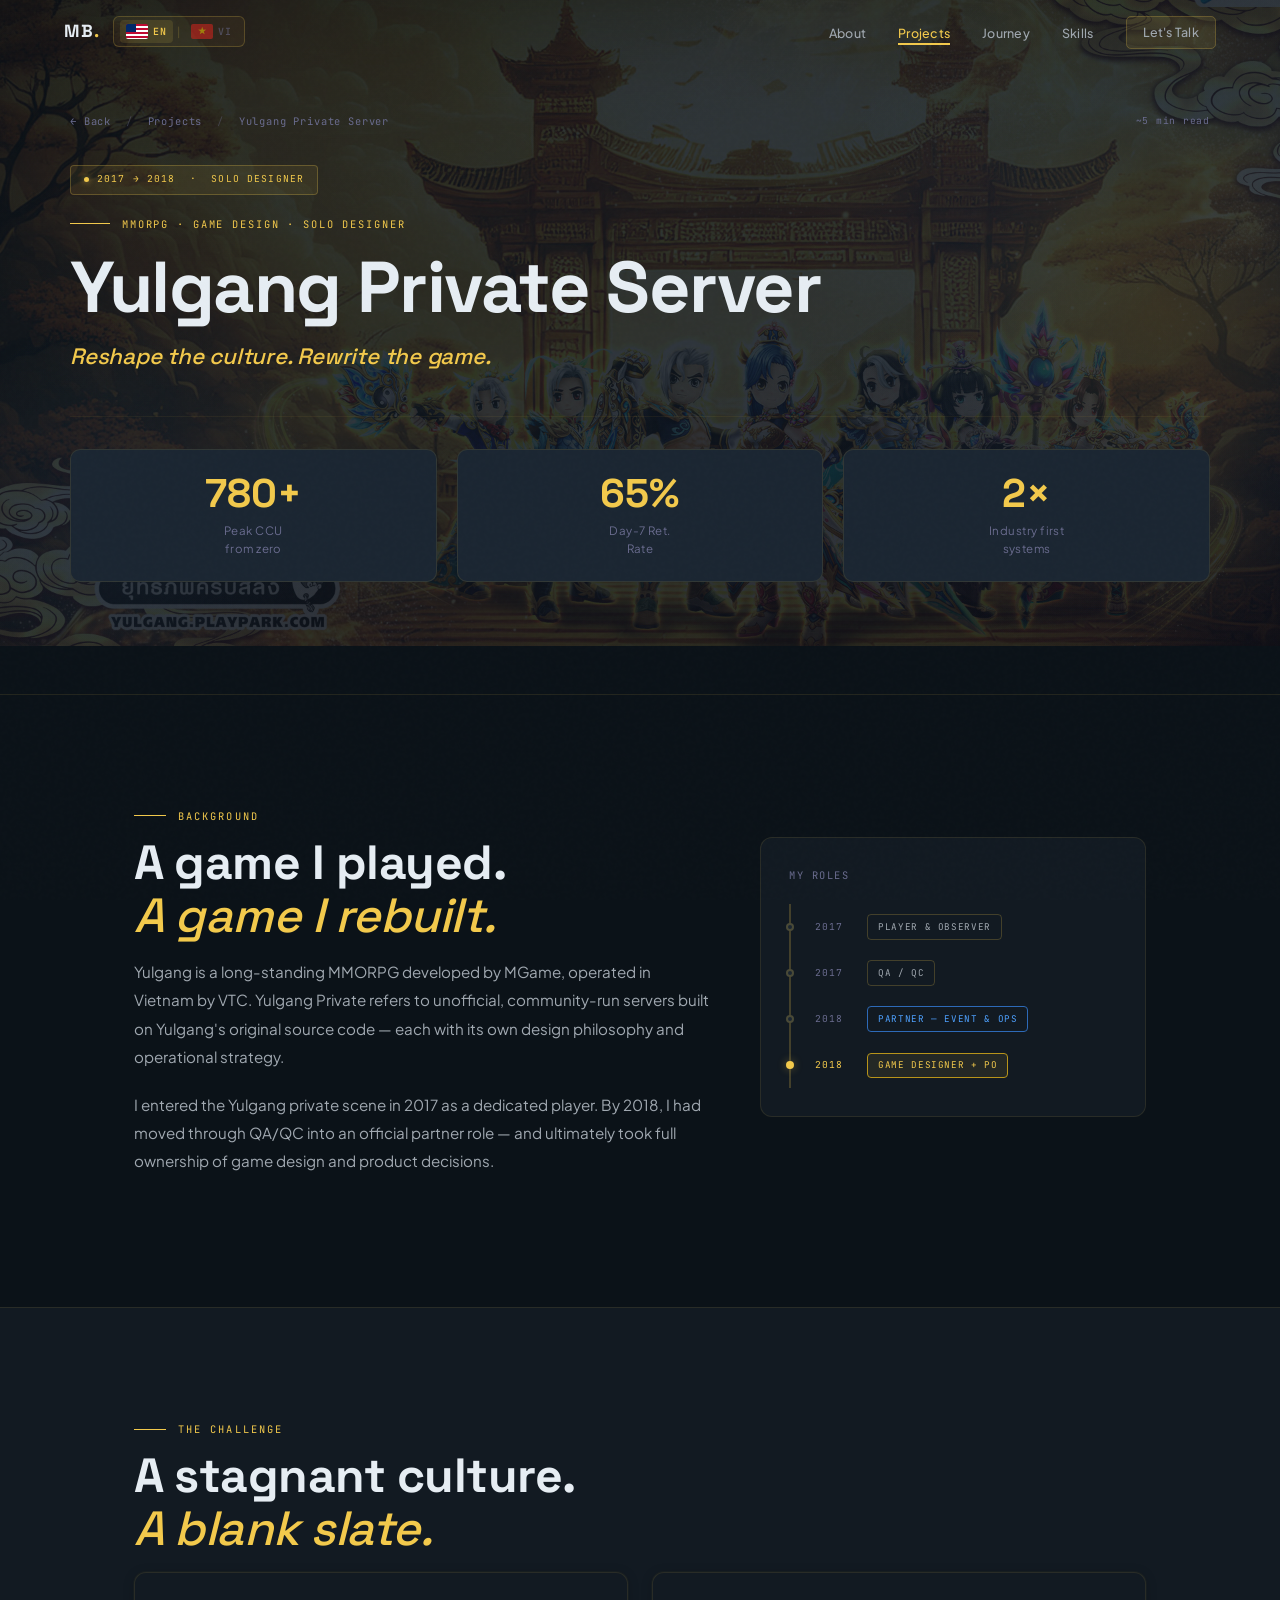
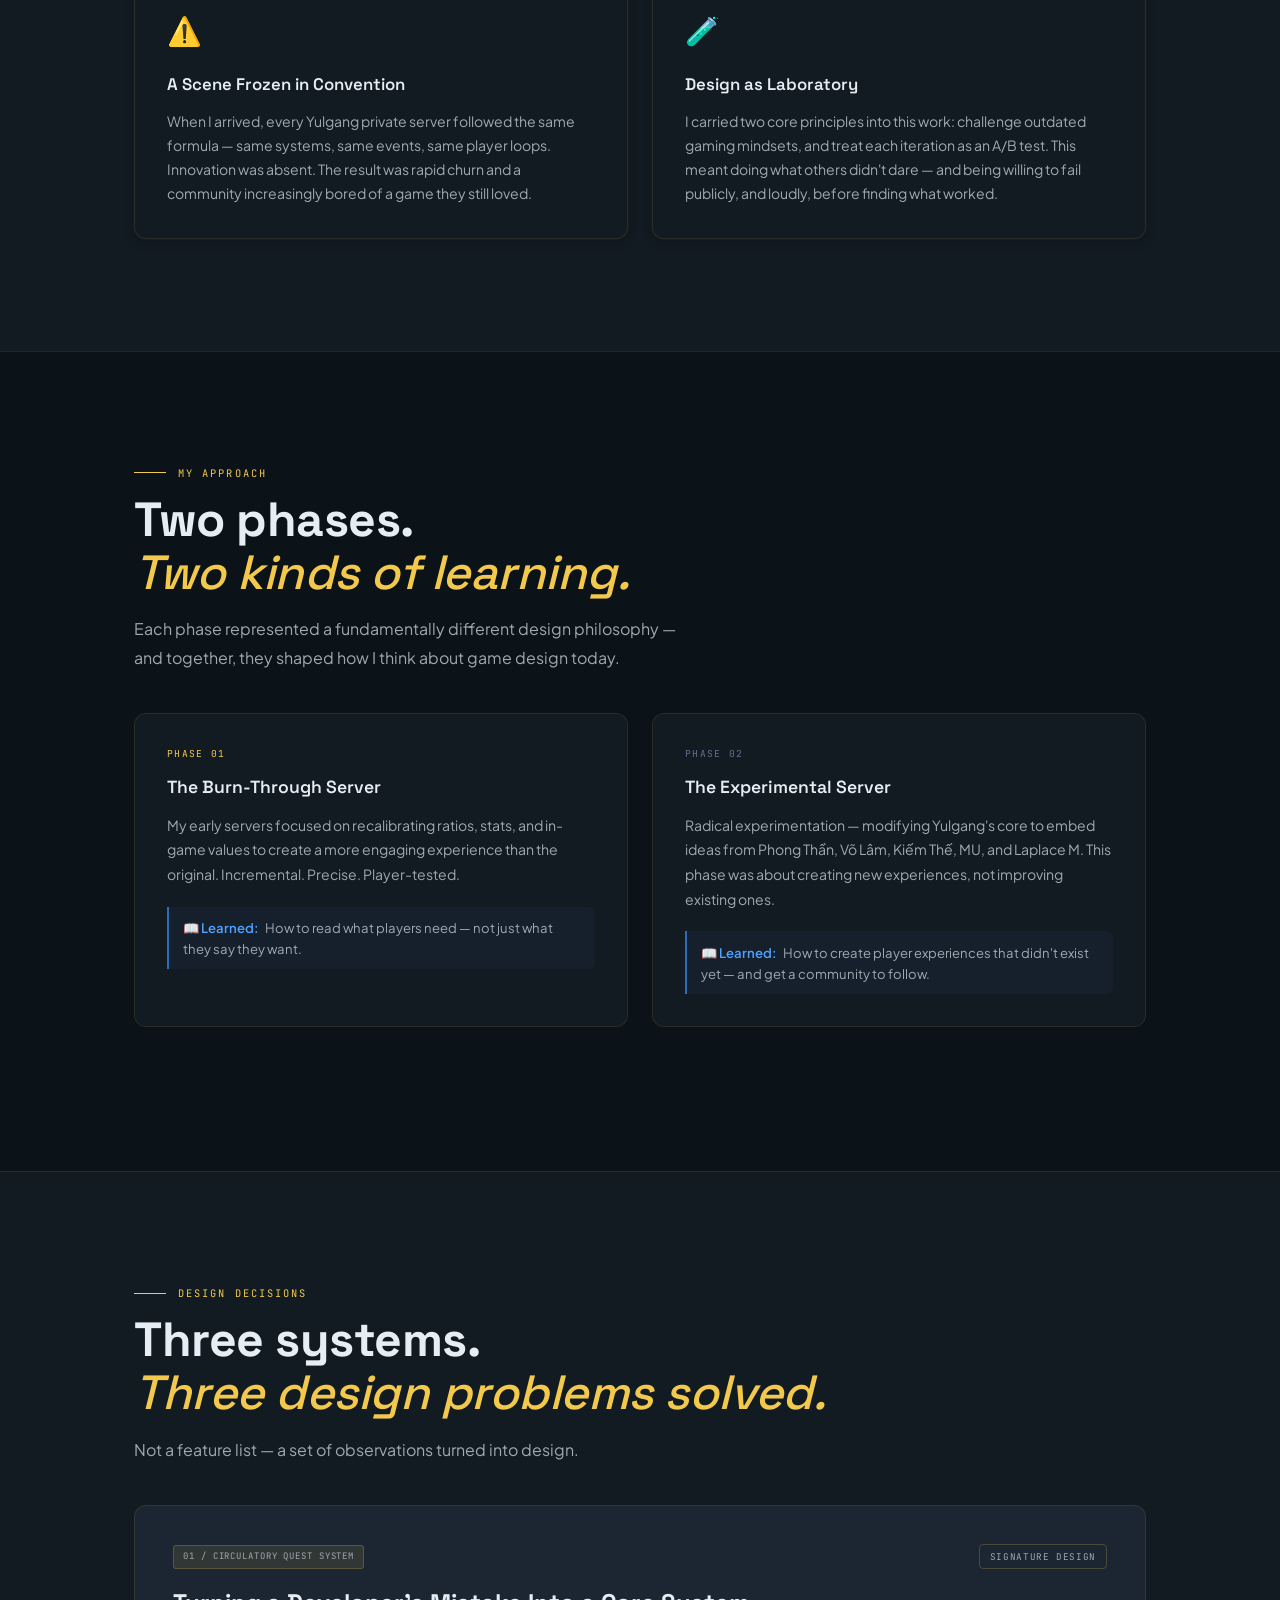
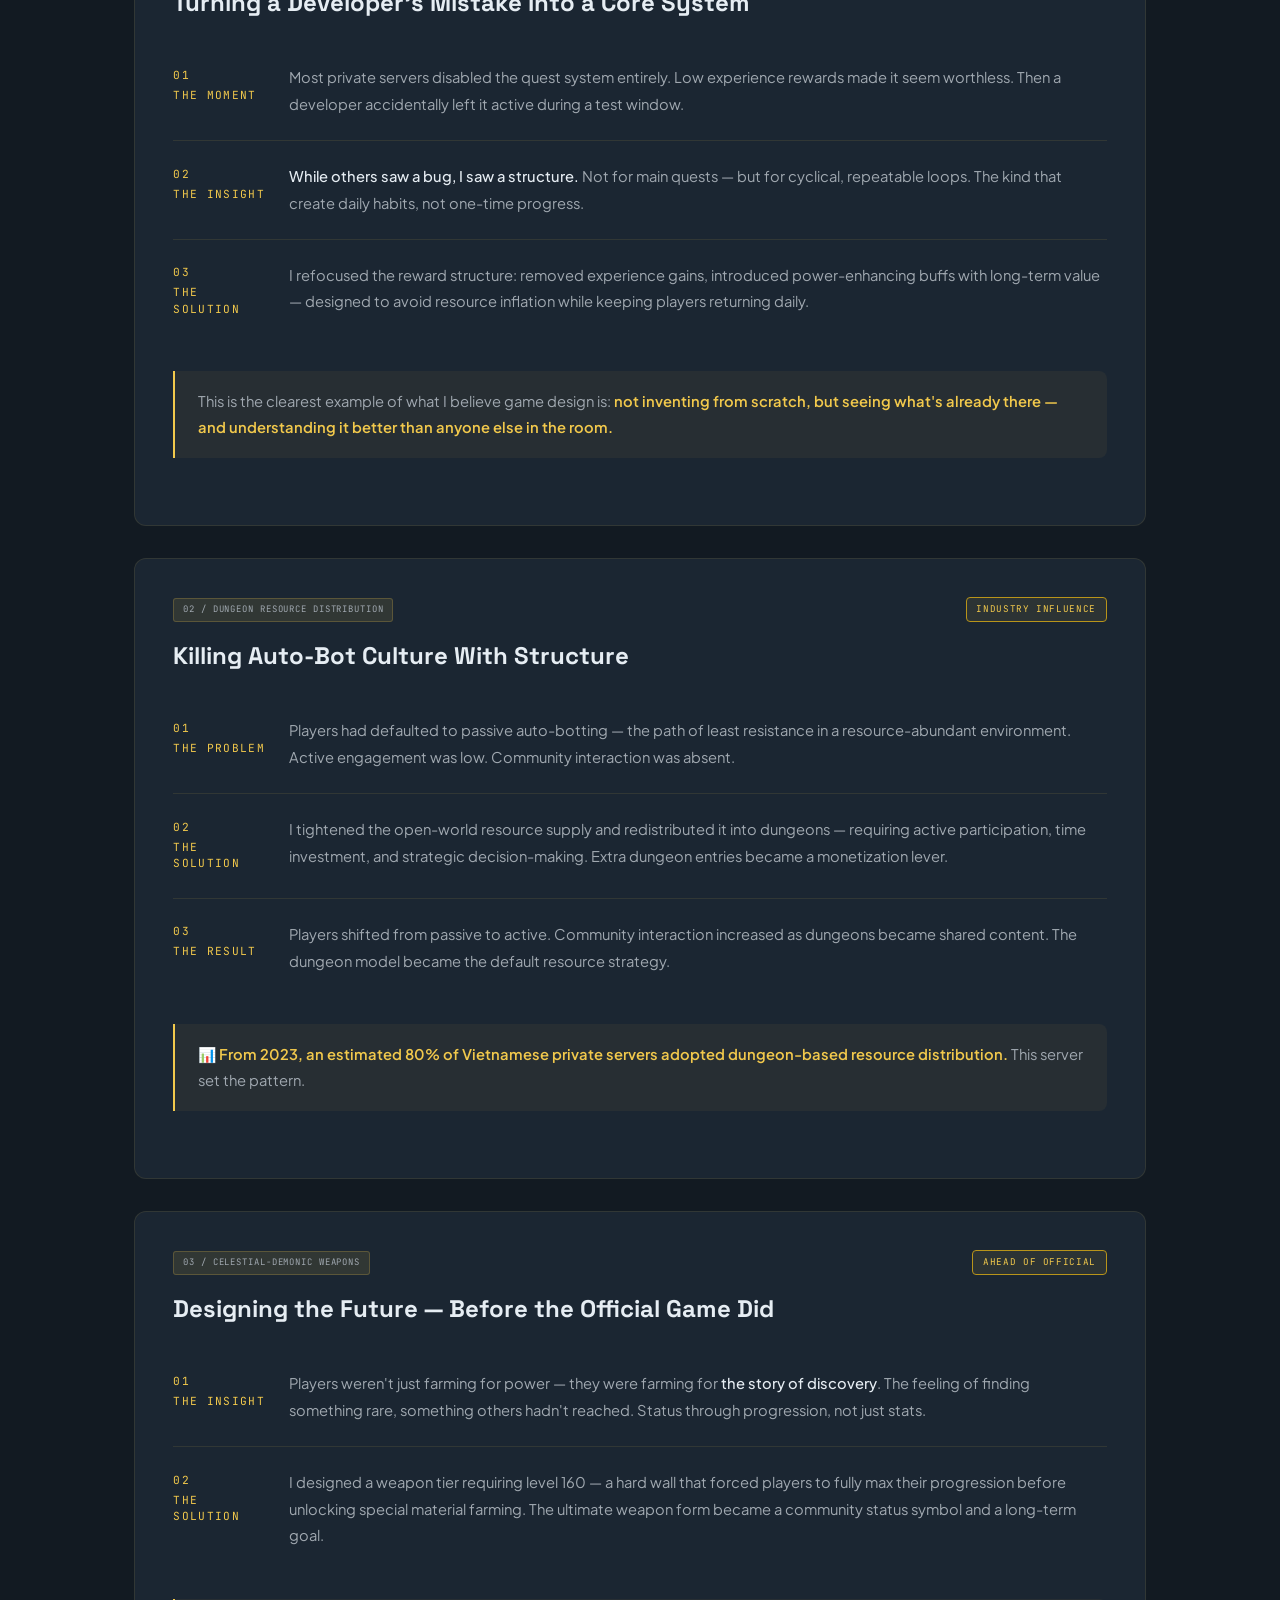
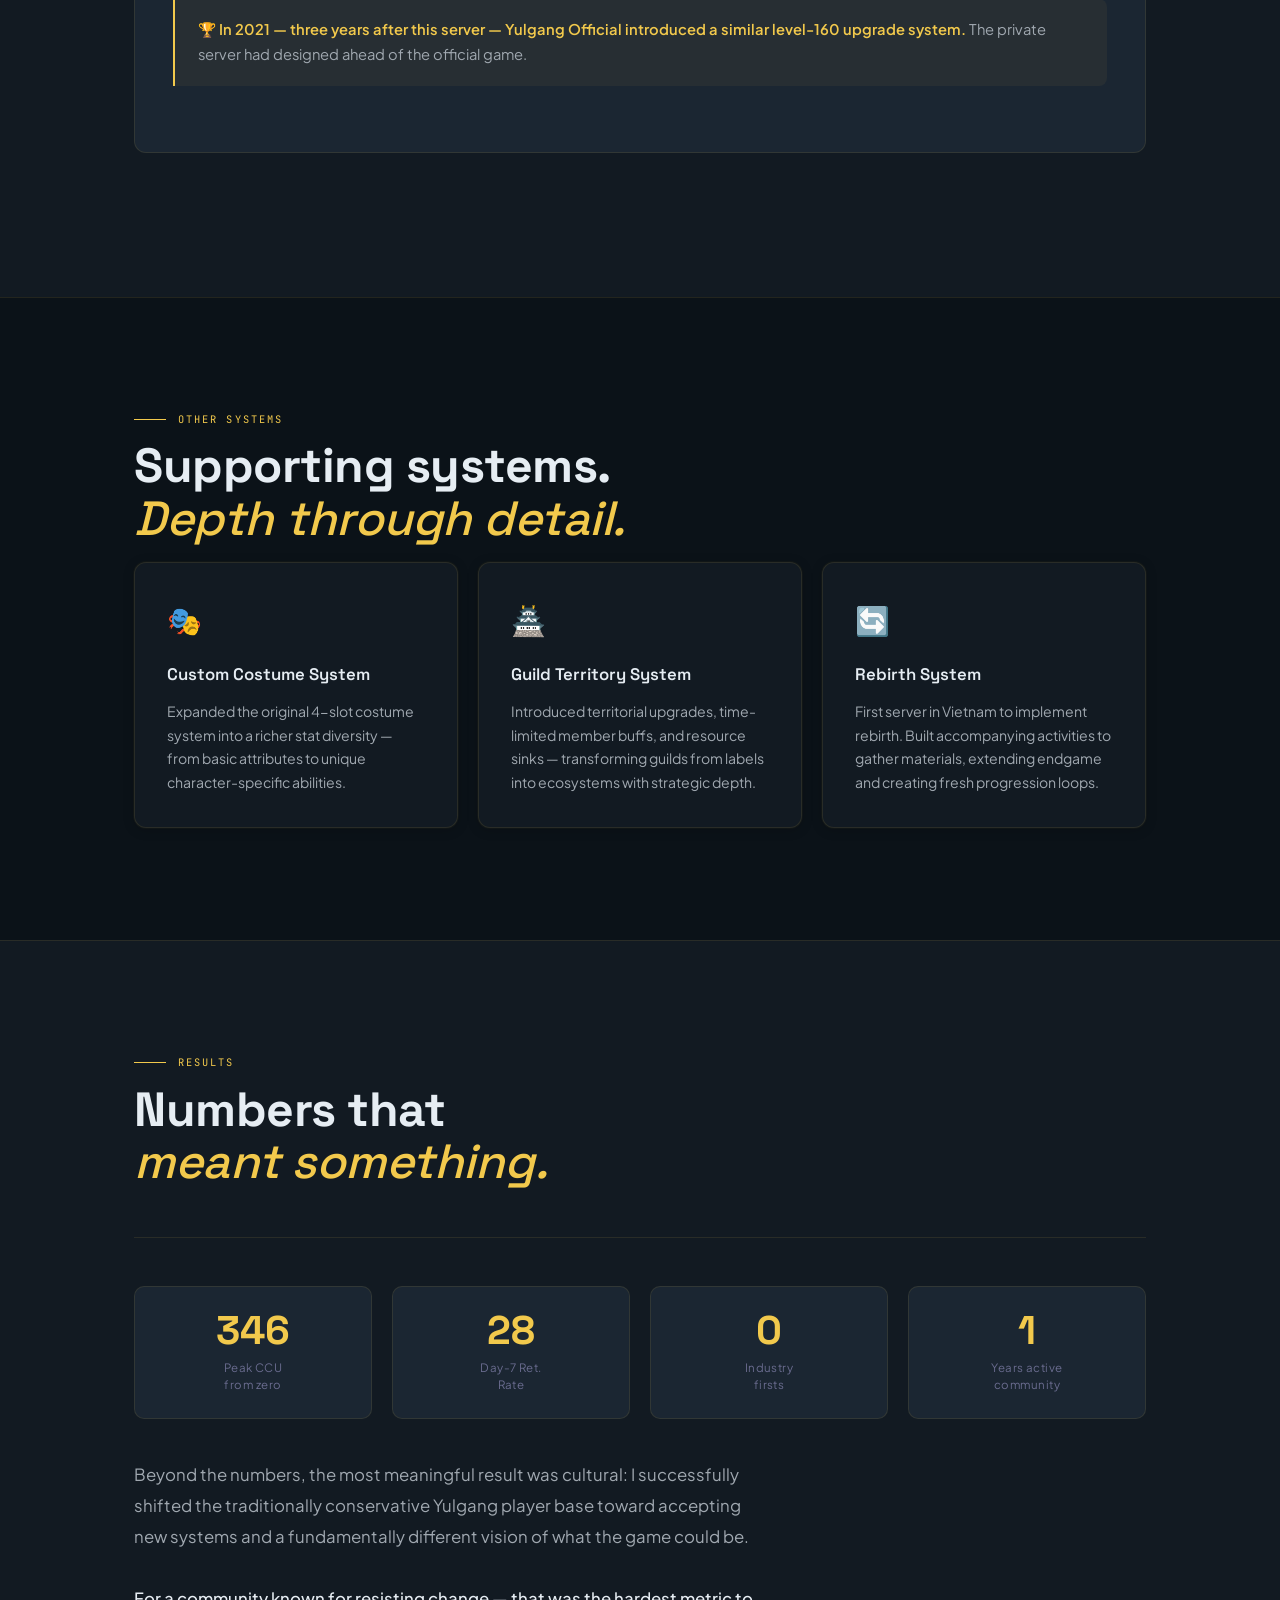
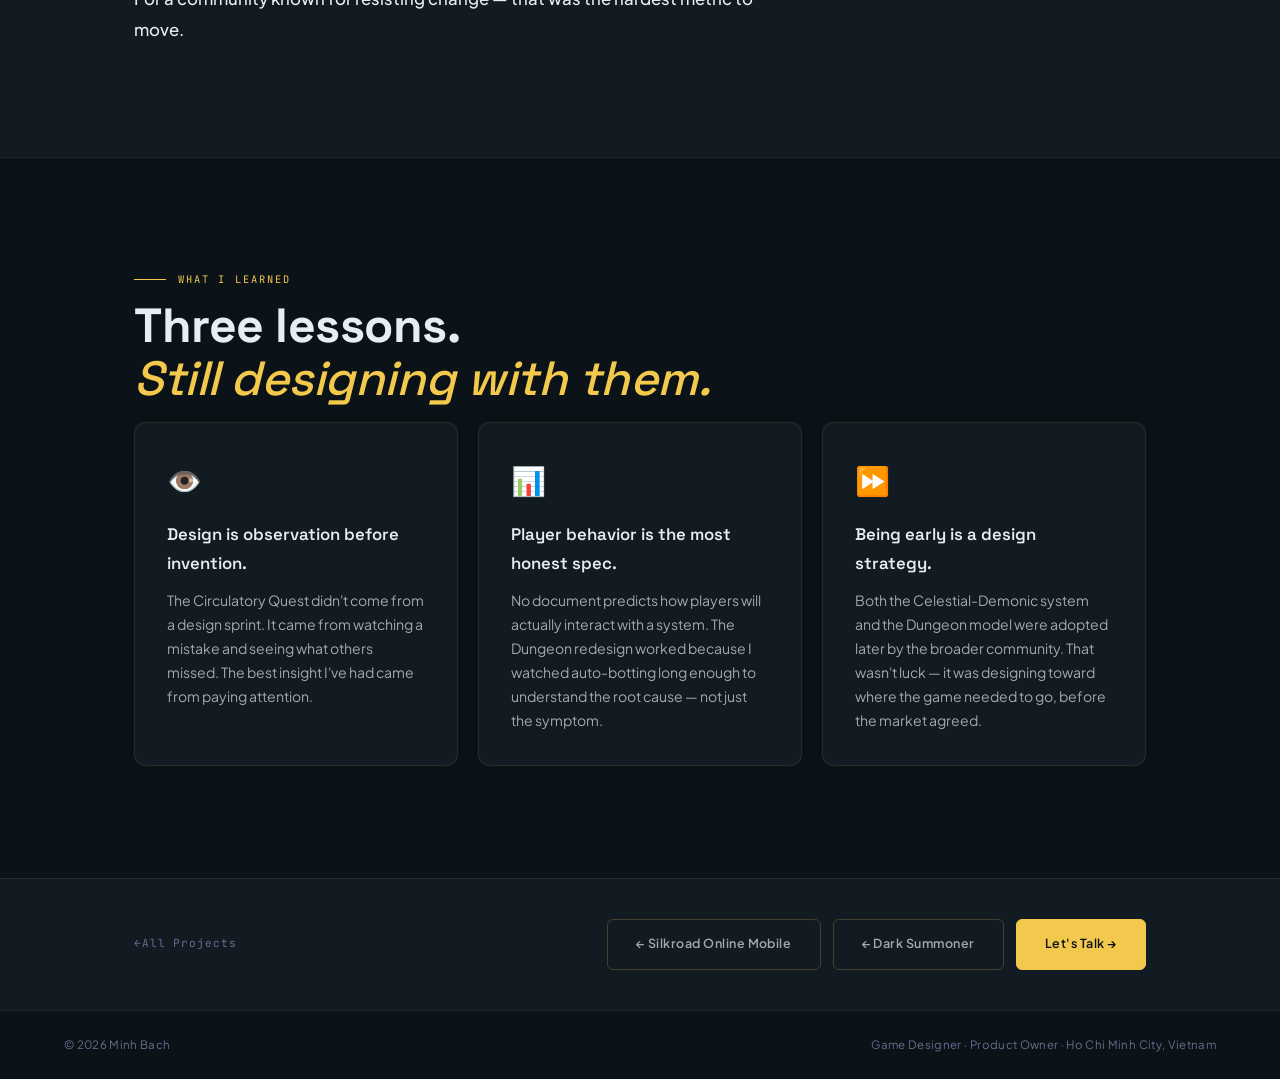
<file: yulgang.html>
<!DOCTYPE html>
<html lang="en">
<head>
  <meta charset="UTF-8">
  <meta name="viewport" content="width=device-width, initial-scale=1.0">
  <title>Yulgang Private Server — Minh Bach, Game Designer</title>
  <meta name="description" content="How I redesigned Yulgang's core systems and reshaped an entire player community — 780 CCU, 65% Day-7 retention, as a solo designer.">
  <meta property="og:title" content="Yulgang Private Server — Case Study by Minh Bach">
  <meta property="og:description" content="780 CCU. 65% Day-7 Retention. Two systems later adopted by the official game. A solo game design project.">
  <meta property="og:type" content="article">
  <link rel="preconnect" href="https://fonts.googleapis.com">
  <link rel="preconnect" href="https://fonts.gstatic.com" crossorigin>
  <link href="https://fonts.googleapis.com/css2?family=Space+Grotesk:wght@500;600;700&family=Plus+Jakarta+Sans:ital,wght@0,300;0,400;0,500;0,600;1,300;1,400&family=JetBrains+Mono:wght@400;500&display=swap" rel="stylesheet">
  <link rel="stylesheet" href="css/style.css?v=3">
  <script src="js/i18n.js"></script>
  <style>
    #readingProgress {
      position: fixed;
      top: 0; left: 0;
      height: 2px;
      width: 0%;
      background: linear-gradient(90deg, var(--gold-dk), var(--gold), var(--gold-lt));
      z-index: 9999;
      transition: width 0.1s linear;
    }

    .cs-hero {
      min-height: 60vh;
      display: flex;
      align-items: flex-end;
      padding: 7rem var(--px) 4rem;
      position: relative;
      overflow: hidden;
      background: linear-gradient(165deg, #0B1218 0%, #111820 50%, #0d1019 100%);
    }
    .cs-hero-glow { position: absolute; inset: 0; pointer-events: none; }
    .cs-hero-glow::before {
      content: '';
      position: absolute;
      top: -10%; right: -20%;
      width: 65vw; height: 65vw;
      max-width: 750px; max-height: 750px;
      border-radius: 50%;
      background: radial-gradient(circle, rgba(242,201,76,0.09) 0%, rgba(74,137,200,0.03) 40%, transparent 70%);
    }
    .cs-hero-glow::after {
      content: '';
      position: absolute;
      bottom: -20%; left: -10%;
      width: 50vw; height: 50vw;
      max-width: 500px; max-height: 500px;
      border-radius: 50%;
      background: radial-gradient(circle, rgba(74,137,200,0.05) 0%, transparent 60%);
    }
    .cs-hero-content { max-width: var(--max-w); margin: 0 auto; width: 100%; position: relative; }

    .cs-breadcrumb {
      display: flex; align-items: center; justify-content: space-between;
      flex-wrap: wrap; gap: 0.75rem;
      font-family: var(--f-mono); font-size: 0.65rem;
      letter-spacing: 0.08em; color: var(--text3);
      margin-bottom: 2rem;
      opacity: 0; animation: fadeUp 0.7s var(--ease) 0.1s forwards;
    }
    .cs-breadcrumb a { color: var(--text3); transition: color 0.2s; }
    .cs-breadcrumb a:hover { color: var(--gold); }
    .cs-breadcrumb .bc-gold { color: var(--gold); }
    .cs-breadcrumb .bc-sep { margin: 0 0.5rem; opacity: 0.4; }
    .cs-reading-time { font-family: var(--f-mono); font-size: 0.6rem; color: var(--text3); letter-spacing: 0.08em; }

    .cs-eyebrow {
      display: flex; align-items: center; gap: 0.75rem;
      font-family: var(--f-mono); font-size: 0.65rem;
      letter-spacing: 0.18em; text-transform: uppercase; color: var(--gold);
      margin-bottom: 1.25rem;
      opacity: 0; animation: fadeUp 0.7s var(--ease) 0.2s forwards;
    }
    .cs-eyebrow-line { display: block; width: 2.5rem; height: 1px; background: var(--gold); }

    .cs-timeline-badge {
      display: inline-flex; align-items: center; gap: 0.5rem;
      font-family: var(--f-mono); font-size: 0.6rem; letter-spacing: 0.12em;
      text-transform: uppercase;
      color: var(--gold); background: rgba(242,201,76,0.08);
      border: 1px solid rgba(242,201,76,0.25);
      padding: 0.35rem 0.8rem; border-radius: 4px;
      margin-bottom: 1.25rem;
      opacity: 0; animation: fadeUp 0.7s var(--ease) 0.15s forwards;
    }
    .cs-timeline-dot {
      width: 5px; height: 5px; border-radius: 50%;
      background: var(--gold);
      box-shadow: 0 0 6px rgba(242,201,76,0.7);
      animation: goldPulse 2s ease-in-out infinite;
    }
    @keyframes goldPulse {
      0%, 100% { opacity: 1; transform: scale(1); }
      50% { opacity: 0.5; transform: scale(0.7); }
    }

    .cs-title {
      font-family: var(--f-display);
      font-size: clamp(2.5rem, 6vw, 4.5rem);
      font-weight: 700; line-height: 0.95;
      letter-spacing: -0.02em; color: var(--text);
      margin-bottom: 1rem;
      opacity: 0; animation: fadeUp 0.7s var(--ease) 0.35s forwards;
    }
    .cs-subtitle {
      font-family: var(--f-display);
      font-size: clamp(1rem, 2vw, 1.4rem);
      font-weight: 500; font-style: italic; color: var(--gold);
      margin-bottom: 2.5rem;
      opacity: 0; animation: fadeUp 0.7s var(--ease) 0.5s forwards;
      letter-spacing: -0.01em;
    }

    .cs-stats {
      display: grid;
      grid-template-columns: repeat(3, 1fr);
      gap: 1.25rem;
      opacity: 0; animation: fadeUp 0.7s var(--ease) 0.65s forwards;
      padding-top: 2rem;
      border-top: 1px solid var(--border3);
    }
    .cs-stat {
      text-align: center; padding: 1.5rem 1rem;
      border: 1px solid var(--border); border-radius: 10px;
      background: var(--bg3);
      transition: border-color 0.3s, transform 0.3s var(--ease);
    }
    .cs-stat:hover { border-color: var(--border2); transform: translateY(-3px); }

    /* Context 2-col */
    .cs-context-grid { display: grid; grid-template-columns: 1.5fr 1fr; gap: 3rem; align-items: start; }
    .cs-context-text p { font-size: 0.95rem; color: var(--text2); line-height: 1.85; margin-bottom: 1.25rem; }

    .role-card { background: var(--bg2); border: 1px solid var(--border); border-radius: 12px; padding: 1.75rem; }
    .role-card-title { font-family: var(--f-mono); font-size: 0.65rem; letter-spacing: 0.14em; text-transform: uppercase; color: var(--text3); margin-bottom: 1.25rem; }
    .role-timeline { position: relative; padding-left: 1.5rem; border-left: 2px solid var(--border2); }
    .role-item { position: relative; padding: 0.65rem 0; display: flex; align-items: center; gap: 0.75rem; }
    .role-item::before { content: ''; position: absolute; left: -1.85rem; width: 8px; height: 8px; border-radius: 50%; background: var(--bg3); border: 2px solid var(--border2); }
    .role-item.role-highlight::before { background: var(--gold); border-color: var(--gold); box-shadow: 0 0 8px rgba(242,201,76,0.4); }
    .role-year { font-family: var(--f-mono); font-size: 0.6rem; color: var(--text3); letter-spacing: 0.08em; flex-shrink: 0; width: 2.5rem; }
    .role-highlight .role-year { color: var(--gold); }

    .cs-challenge-grid { display: grid; grid-template-columns: 1fr 1fr; gap: 1.5rem; }

    .cs-phase-grid { display: grid; grid-template-columns: 1fr 1fr; gap: 1.5rem; margin-bottom: 2rem; }
    .phase-card { background: var(--bg2); border: 1px solid var(--border); border-radius: 12px; padding: clamp(1.5rem, 3vw, 2rem); transition: border-color 0.3s, transform 0.3s var(--ease), box-shadow 0.3s; }
    .phase-card:hover { border-color: var(--border2); transform: translateY(-4px); box-shadow: 0 12px 40px rgba(0,0,0,0.3); }
    .phase-eyebrow { font-family: var(--f-mono); font-size: 0.6rem; letter-spacing: 0.14em; text-transform: uppercase; margin-bottom: 0.85rem; }
    .phase-eyebrow.gold { color: var(--gold); }
    .phase-eyebrow.muted { color: var(--text3); }
    .phase-card h3 { font-family: var(--f-display); font-size: 1.1rem; font-weight: 600; color: var(--text); margin-bottom: 0.85rem; line-height: 1.3; }
    .phase-card > p { font-size: 0.88rem; color: var(--text2); line-height: 1.75; margin-bottom: 1.25rem; }

    .dd-card { background: var(--bg3); border: 1px solid var(--border); border-radius: 12px; padding: clamp(1.5rem, 3vw, 2.5rem); margin-bottom: 2rem; transition: border-color 0.3s, box-shadow 0.3s; }
    .dd-card:hover { border-color: var(--border2); box-shadow: 0 12px 48px rgba(0,0,0,0.25); }
    .dd-header { display: flex; align-items: center; justify-content: space-between; flex-wrap: wrap; gap: 0.75rem; margin-bottom: 1.25rem; }
    .dd-title { font-family: var(--f-display); font-size: clamp(1.15rem, 2.5vw, 1.5rem); font-weight: 700; color: var(--text); line-height: 1.2; margin-bottom: 1.5rem; }

    .story-block { display: flex; flex-direction: column; gap: 0; }
    .story-step { display: grid; grid-template-columns: 6rem 1fr; gap: 1.25rem; padding: 1.4rem 0; border-bottom: 1px solid var(--border); }
    .story-step:last-child { border-bottom: none; }
    .story-step-label { font-family: var(--f-mono); font-size: 0.6rem; letter-spacing: 0.14em; text-transform: uppercase; color: var(--text3); padding-top: 0.15rem; line-height: 1.5; }
    .story-step-label span { display: block; color: var(--gold); font-size: 0.7rem; margin-bottom: 0.2rem; }
    .story-step-content { font-size: 0.92rem; color: var(--text2); line-height: 1.8; }
    .story-step-content strong { color: var(--text); font-weight: 500; }

    .callout { border-left: 2px solid var(--gold); background: rgba(242,201,76,0.05); padding: 1.1rem 1.4rem; border-radius: 0 8px 8px 0; margin: 1.75rem 0; }
    .callout p { font-size: 0.92rem; color: var(--text2); line-height: 1.75; margin: 0; }
    .callout strong { color: var(--gold); font-weight: 600; }
    .callout--blue { border-left-color: var(--blue-dk); background: rgba(74,137,200,0.06); }

    .cs-secondary-grid { display: grid; grid-template-columns: repeat(3, 1fr); gap: 1.25rem; }

    .cs-results-text { font-size: 1.05rem; font-weight: 400; color: var(--text2); max-width: 640px; line-height: 1.85; margin-top: 2.5rem; }
    .cs-results-text strong { color: var(--text); font-weight: 500; }

    .cs-nav { display: flex; justify-content: space-between; align-items: center; flex-wrap: wrap; gap: 1rem; }
    .cs-nav-back { display: flex; align-items: center; font-family: var(--f-mono); font-size: 0.7rem; letter-spacing: 0.08em; color: var(--text3); transition: color 0.2s; }
    .cs-nav-back:hover { color: var(--gold); }

    @keyframes fadeUp {
      from { opacity: 0; transform: translateY(18px); }
      to   { opacity: 1; transform: translateY(0); }
    }

    @media (max-width: 900px) {
      .cs-hero { min-height: auto; padding-top: 6rem; }
      .cs-stats { grid-template-columns: repeat(2, 1fr); }
      .cs-context-grid { grid-template-columns: 1fr; }
      .cs-challenge-grid { grid-template-columns: 1fr; }
      .cs-phase-grid { grid-template-columns: 1fr; }
      .cs-secondary-grid { grid-template-columns: 1fr; }
    }
    @media (max-width: 640px) {
      .cs-hero { padding-top: 5.5rem; }
      .cs-stats { grid-template-columns: repeat(2, 1fr); gap: 0.85rem; }
      .cs-title { font-size: clamp(2rem, 10vw, 3rem); }
      .story-step { grid-template-columns: 1fr; gap: 0.4rem; }
      .story-step-label { padding-bottom: 0.25rem; }
      .cs-breadcrumb { font-size: 0.55rem; }
    }
  </style>
</head>
<body>

  <div id="readingProgress"></div>

  <!-- ═══════ NAV ═══════ -->
  <nav id="navbar">
    <div class="nav-left">
      <a class="nav-logo" href="index.html">MB<span class="nav-logo-dot">.</span></a>
      <div class="nav-lang-switch">
        <a onclick="switchLang('en')" class="lang-btn" data-lang-btn="en" style="cursor:pointer">
          <span class="flag-mini flag-mini-en"></span><span class="lang-label">EN</span>
        </a>
        <span class="lang-divider">|</span>
        <a onclick="switchLang('vi')" class="lang-btn" data-lang-btn="vi" style="cursor:pointer">
          <span class="flag-mini flag-mini-vi"></span><span class="lang-label">VI</span>
        </a>
      </div>
    </div>
    <ul class="nav-links">
      <li><a href="index.html#about" data-i18n="nav_about">About</a></li>
      <li><a href="index.html#projects" class="active" data-i18n="nav_projects">Projects</a></li>
      <li><a href="index.html#journey" data-i18n="nav_journey">Journey</a></li>
      <li><a href="index.html#skills" data-i18n="nav_skills">Skills</a></li>
      <li><a href="index.html#contact" class="nav-cta" data-i18n="nav_cta">Let's Talk</a></li>
    </ul>
    <button class="nav-burger" id="burgerBtn" aria-label="Open menu">
      <span></span><span></span><span></span>
    </button>
  </nav>
  <div class="nav-overlay" id="navOverlay"></div>
  <nav class="nav-drawer" id="navDrawer">
    <div class="drawer-flags">
      <a onclick="switchLang('en')" class="nav-flag" data-lang-btn="en" style="cursor:pointer">
        <span class="flag-mini flag-mini-en"></span> EN
      </a>
      <a onclick="switchLang('vi')" class="nav-flag" data-lang-btn="vi" style="cursor:pointer">
        <span class="flag-mini flag-mini-vi"></span> VI
      </a>
    </div>
    <a href="index.html#about"    onclick="closeMenu()" data-i18n="nav_about">About</a>
    <a href="index.html#projects" onclick="closeMenu()" data-i18n="nav_projects">Projects</a>
    <a href="index.html#journey"  onclick="closeMenu()" data-i18n="nav_journey">Journey</a>
    <a href="index.html#skills"   onclick="closeMenu()" data-i18n="nav_skills">Skills</a>
    <a href="index.html#contact"  onclick="closeMenu()" data-i18n="nav_cta">Let's Talk</a>
  </nav>

  <!-- ═══════ PAGE HERO ═══════ -->
  <header class="cs-hero" id="cs-hero-top">
    <img src="images/yulgangonline.png" alt="" class="cs-hero-img" aria-hidden="true">
    <div class="cs-hero-glow"></div>
    <div class="cs-hero-content">

      <div class="cs-breadcrumb">
        <div>
          <a href="index.html">← <span data-i18n="cs_back">Back</span></a>
          <span class="bc-sep">/</span>
          <a href="index.html#projects" class="bc-accent" data-i18n="cs_projects">Projects</a>
          <span class="bc-sep">/</span>
          <span>Yulgang Private Server</span>
        </div>
        <span class="cs-reading-time" data-i18n="yg_reading_time">~5 min read</span>
      </div>

      <div class="cs-timeline-badge">
        <span class="cs-timeline-dot"></span>
        <span data-i18n="yg_timeline">2017 → 2018 &nbsp;·&nbsp; Solo Designer</span>
      </div>

      <div class="cs-eyebrow">
        <span class="cs-eyebrow-line"></span>
        <span data-i18n="yg_eyebrow">MMORPG · Game Design · Solo Designer</span>
      </div>

      <h1 class="cs-title">Yulgang Private Server</h1>
      <p class="cs-subtitle" data-i18n="yg_subtitle">Reshape the culture. Rewrite the game.</p>

      <!-- Impact stats -->
      <div class="cs-stats">
        <div class="cs-stat">
          <div class="trust-num" data-target="780">0</div>
          <div class="trust-label" data-i18n="yg_hero_ccu">Peak CCU<br>from zero</div>
        </div>
        <div class="cs-stat">
          <div class="trust-num" data-target="65" data-suffix="%">0</div>
          <div class="trust-label" data-i18n="yg_hero_ret">Day-7 Ret.<br>Rate</div>
        </div>
        <div class="cs-stat">
          <div class="trust-num" data-static="2×">2×</div>
          <div class="trust-label" data-i18n="yg_hero_firsts">Industry first<br>systems</div>
        </div>
      </div>
    </div>
  </header>

  <!-- ═══════ STICKY TOC BAR ═══════ -->
  <div class="cs-toc-bar" id="csTocBar">
    <div class="cs-toc-inner">
      <a href="#context"      class="cs-toc-link" data-section="context"><span class="cs-toc-num">01</span><span data-i18n="yg_toc_context">Background</span></a>
      <a href="#challenge"    class="cs-toc-link" data-section="challenge"><span class="cs-toc-num">02</span><span data-i18n="yg_toc_challenge">Challenge</span></a>
      <a href="#phases"       class="cs-toc-link" data-section="phases"><span class="cs-toc-num">03</span><span data-i18n="yg_toc_phases">Two Phases</span></a>
      <a href="#decisions"    class="cs-toc-link" data-section="decisions"><span class="cs-toc-num">04</span><span data-i18n="yg_toc_decisions">Decisions</span></a>
      <a href="#other-systems" class="cs-toc-link" data-section="other-systems"><span class="cs-toc-num">05</span><span data-i18n="yg_toc_other">Other Systems</span></a>
      <a href="#results"      class="cs-toc-link" data-section="results"><span class="cs-toc-num">06</span><span data-i18n="yg_toc_results">Results</span></a>
      <a href="#reflection"   class="cs-toc-link" data-section="reflection"><span class="cs-toc-num">07</span><span data-i18n="yg_toc_reflection">Reflection</span></a>
      <div class="cs-toc-sep"></div>
      <div class="cs-toc-lang">
        <a onclick="switchLang('en')" class="cs-toc-lang-btn" data-lang-btn="en" style="cursor:pointer">
          <span class="flag-mini flag-mini-en"></span>EN
        </a>
        <span class="cs-toc-divider">|</span>
        <a onclick="switchLang('vi')" class="cs-toc-lang-btn" data-lang-btn="vi" style="cursor:pointer">
          <span class="flag-mini flag-mini-vi"></span>VI
        </a>
      </div>
      <a href="index.html#contact" class="cs-toc-cta" data-i18n="cs_lets_talk">Let's Talk →</a>
    </div>
  </div>

  <!-- ═══════ CONTEXT ═══════ -->
  <section id="context" style="background:var(--bg); border-top:1px solid var(--border)">
    <div class="wrap">
      <div class="section-label"><span class="label-line"></span><span data-i18n="yg_sec01">BACKGROUND</span></div>
      <div class="cs-context-grid">
        <div class="cs-context-text">
          <h2 class="section-title reveal"><span data-i18n="yg_ctx_title_1">A game I played.</span><br><em data-i18n="yg_ctx_title_2">A game I rebuilt.</em></h2>
          <p class="reveal" data-i18n="yg_ctx_p1">Yulgang is a long-standing MMORPG developed by MGame, operated in Vietnam by VTC. Yulgang Private refers to unofficial, community-run servers built on Yulgang's original source code — each with its own design philosophy and operational strategy.</p>
          <p class="reveal" data-i18n="yg_ctx_p2">I entered the Yulgang private scene in 2017 as a dedicated player. By 2018, I had moved through QA/QC into an official partner role — and ultimately took full ownership of game design and product decisions.</p>
        </div>
        <div class="reveal" style="transition-delay:0.15s">
          <div class="role-card">
            <div class="role-card-title" data-i18n="yg_roles_title">My Roles</div>
            <div class="role-timeline">
              <div class="role-item">
                <span class="role-year">2017</span>
                <span class="j-badge" data-i18n="yg_role1">Player &amp; Observer</span>
              </div>
              <div class="role-item">
                <span class="role-year">2017</span>
                <span class="j-badge" data-i18n="yg_role2">QA / QC</span>
              </div>
              <div class="role-item">
                <span class="role-year">2018</span>
                <span class="j-badge accent" data-i18n="yg_role3">Partner — Event &amp; Ops</span>
              </div>
              <div class="role-item role-highlight">
                <span class="role-year">2018</span>
                <span class="j-badge gold" data-i18n="yg_role4">Game Designer + PO</span>
              </div>
            </div>
          </div>
        </div>
      </div>
    </div>
  </section>

  <!-- ═══════ THE CHALLENGE ═══════ -->
  <section id="challenge" style="background:var(--bg2); border-top:1px solid var(--border)">
    <div class="wrap">
      <div class="section-label"><span class="label-line"></span><span data-i18n="yg_sec02">THE CHALLENGE</span></div>
      <h2 class="section-title reveal"><span data-i18n="yg_ch_title_1">A stagnant culture.</span><br><em data-i18n="yg_ch_title_2">A blank slate.</em></h2>
      <div class="cs-challenge-grid">
        <div class="value-card reveal">
          <div class="value-icon">⚠️</div>
          <h3 data-i18n="yg_ch1_h">A Scene Frozen in Convention</h3>
          <p data-i18n="yg_ch1_p">When I arrived, every Yulgang private server followed the same formula — same systems, same events, same player loops. Innovation was absent. The result was rapid churn and a community increasingly bored of a game they still loved.</p>
        </div>
        <div class="value-card reveal" style="transition-delay:0.1s">
          <div class="value-icon">🧪</div>
          <h3 data-i18n="yg_ch2_h">Design as Laboratory</h3>
          <p data-i18n="yg_ch2_p">I carried two core principles into this work: challenge outdated gaming mindsets, and treat each iteration as an A/B test. This meant doing what others didn't dare — and being willing to fail publicly, and loudly, before finding what worked.</p>
        </div>
      </div>
    </div>
  </section>

  <!-- ═══════ TWO PHASES ═══════ -->
  <section id="phases" style="background:var(--bg); border-top:1px solid var(--border)">
    <div class="wrap">
      <div class="section-label"><span class="label-line"></span><span data-i18n="yg_sec03">MY APPROACH</span></div>
      <h2 class="section-title reveal"><span data-i18n="yg_ph_title_1">Two phases.</span><br><em data-i18n="yg_ph_title_2">Two kinds of learning.</em></h2>
      <p class="section-intro reveal" data-i18n="yg_ph_intro">Each phase represented a fundamentally different design philosophy — and together, they shaped how I think about game design today.</p>
      <div class="cs-phase-grid">
        <div class="phase-card reveal">
          <div class="phase-eyebrow gold" data-i18n="yg_ph1_label">PHASE 01</div>
          <h3 data-i18n="yg_ph1_h">The Burn-Through Server</h3>
          <p data-i18n="yg_ph1_p">My early servers focused on recalibrating ratios, stats, and in-game values to create a more engaging experience than the original. Incremental. Precise. Player-tested.</p>
          <div class="j-lesson">
            <span class="j-lesson-label" data-i18n="yg_ph_learned">📖 Learned:</span>
            <span data-i18n="yg_ph1_lesson">How to read what players need — not just what they say they want.</span>
          </div>
        </div>
        <div class="phase-card reveal" style="transition-delay:0.15s">
          <div class="phase-eyebrow muted" data-i18n="yg_ph2_label">PHASE 02</div>
          <h3 data-i18n="yg_ph2_h">The Experimental Server</h3>
          <p data-i18n="yg_ph2_p">Radical experimentation — modifying Yulgang's core to embed ideas from Phong Thần, Võ Lâm, Kiếm Thế, MU, and Laplace M. This phase was about creating new experiences, not improving existing ones.</p>
          <div class="j-lesson">
            <span class="j-lesson-label" data-i18n="yg_ph_learned">📖 Learned:</span>
            <span data-i18n="yg_ph2_lesson">How to create player experiences that didn't exist yet — and get a community to follow.</span>
          </div>
        </div>
      </div>
    </div>
  </section>

  <!-- ═══════ KEY DESIGN DECISIONS ═══════ -->
  <section id="decisions" style="background:var(--bg2); border-top:1px solid var(--border)">
    <div class="wrap">
      <div class="section-label"><span class="label-line"></span><span data-i18n="yg_sec04">DESIGN DECISIONS</span></div>
      <h2 class="section-title reveal"><span data-i18n="yg_dd_title_1">Three systems.</span><br><em data-i18n="yg_dd_title_2">Three design problems solved.</em></h2>
      <p class="section-intro reveal" data-i18n="yg_dd_intro">Not a feature list — a set of observations turned into design.</p>

      <!-- SYSTEM 1 -->
      <div class="dd-card reveal">
        <div class="dd-header">
          <span class="project-tag" data-i18n="yg_dd1_tag">01 / CIRCULATORY QUEST SYSTEM</span>
          <span class="j-badge" data-i18n="yg_dd1_badge">Signature Design</span>
        </div>
        <h3 class="dd-title" data-i18n="yg_dd1_h">Turning a Developer's Mistake Into a Core System</h3>
        <div class="story-block">
          <div class="story-step">
            <div class="story-step-label"><span>01</span><span data-i18n="yg_dd1_s1_label">THE MOMENT</span></div>
            <div class="story-step-content" data-i18n="yg_dd1_s1">Most private servers disabled the quest system entirely. Low experience rewards made it seem worthless. Then a developer accidentally left it active during a test window.</div>
          </div>
          <div class="story-step">
            <div class="story-step-label"><span>02</span><span data-i18n="yg_dd1_s2_label">THE INSIGHT</span></div>
            <div class="story-step-content" data-i18n="yg_dd1_s2"><strong>While others saw a bug, I saw a structure.</strong> Not for main quests — but for cyclical, repeatable loops. The kind that create daily habits, not one-time progress.</div>
          </div>
          <div class="story-step">
            <div class="story-step-label"><span>03</span><span data-i18n="yg_dd1_s3_label">THE SOLUTION</span></div>
            <div class="story-step-content" data-i18n="yg_dd1_s3">I refocused the reward structure: removed experience gains, introduced power-enhancing buffs with long-term value — designed to avoid resource inflation while keeping players returning daily.</div>
          </div>
        </div>
        <div class="callout">
          <p data-i18n="yg_dd1_callout">This is the clearest example of what I believe game design is: <strong>not inventing from scratch, but seeing what's already there — and understanding it better than anyone else in the room.</strong></p>
        </div>
      </div>

      <!-- SYSTEM 2 -->
      <div class="dd-card reveal">
        <div class="dd-header">
          <span class="project-tag" data-i18n="yg_dd2_tag">02 / DUNGEON RESOURCE DISTRIBUTION</span>
          <span class="j-badge gold" data-i18n="yg_dd2_badge">Industry Influence</span>
        </div>
        <h3 class="dd-title" data-i18n="yg_dd2_h">Killing Auto-Bot Culture With Structure</h3>
        <div class="story-block">
          <div class="story-step">
            <div class="story-step-label"><span>01</span><span data-i18n="yg_dd2_s1_label">THE PROBLEM</span></div>
            <div class="story-step-content" data-i18n="yg_dd2_s1">Players had defaulted to passive auto-botting — the path of least resistance in a resource-abundant environment. Active engagement was low. Community interaction was absent.</div>
          </div>
          <div class="story-step">
            <div class="story-step-label"><span>02</span><span data-i18n="yg_dd2_s2_label">THE SOLUTION</span></div>
            <div class="story-step-content" data-i18n="yg_dd2_s2">I tightened the open-world resource supply and redistributed it into dungeons — requiring active participation, time investment, and strategic decision-making. Extra dungeon entries became a monetization lever.</div>
          </div>
          <div class="story-step">
            <div class="story-step-label"><span>03</span><span data-i18n="yg_dd2_s3_label">THE RESULT</span></div>
            <div class="story-step-content" data-i18n="yg_dd2_s3">Players shifted from passive to active. Community interaction increased as dungeons became shared content. The dungeon model became the default resource strategy.</div>
          </div>
        </div>
        <div class="callout">
          <p data-i18n="yg_dd2_callout">📊 <strong>From 2023, an estimated 80% of Vietnamese private servers adopted dungeon-based resource distribution.</strong> This server set the pattern.</p>
        </div>
      </div>

      <!-- SYSTEM 3 -->
      <div class="dd-card reveal">
        <div class="dd-header">
          <span class="project-tag" data-i18n="yg_dd3_tag">03 / CELESTIAL-DEMONIC WEAPONS</span>
          <span class="j-badge gold" data-i18n="yg_dd3_badge">Ahead of Official</span>
        </div>
        <h3 class="dd-title" data-i18n="yg_dd3_h">Designing the Future — Before the Official Game Did</h3>
        <div class="story-block">
          <div class="story-step">
            <div class="story-step-label"><span>01</span><span data-i18n="yg_dd3_s1_label">THE INSIGHT</span></div>
            <div class="story-step-content" data-i18n="yg_dd3_s1">Players weren't just farming for power — they were farming for <strong>the story of discovery</strong>. The feeling of finding something rare, something others hadn't reached. Status through progression, not just stats.</div>
          </div>
          <div class="story-step">
            <div class="story-step-label"><span>02</span><span data-i18n="yg_dd3_s2_label">THE SOLUTION</span></div>
            <div class="story-step-content" data-i18n="yg_dd3_s2">I designed a weapon tier requiring level 160 — a hard wall that forced players to fully max their progression before unlocking special material farming. The ultimate weapon form became a community status symbol and a long-term goal.</div>
          </div>
        </div>
        <div class="callout">
          <p data-i18n="yg_dd3_callout">🏆 <strong>In 2021 — three years after this server — Yulgang Official introduced a similar level-160 upgrade system.</strong> The private server had designed ahead of the official game.</p>
        </div>
      </div>
    </div>
  </section>

  <!-- ═══════ SECONDARY SYSTEMS ═══════ -->
  <section id="other-systems" style="background:var(--bg); border-top:1px solid var(--border)">
    <div class="wrap">
      <div class="section-label"><span class="label-line"></span><span data-i18n="yg_sec05">OTHER SYSTEMS</span></div>
      <h2 class="section-title reveal"><span data-i18n="yg_os_title_1">Supporting systems.</span><br><em data-i18n="yg_os_title_2">Depth through detail.</em></h2>
      <div class="cs-secondary-grid">
        <div class="value-card reveal">
          <div class="value-icon">🎭</div>
          <h3 data-i18n="yg_os1_h">Custom Costume System</h3>
          <p data-i18n="yg_os1_p">Expanded the original 4-slot costume system into a richer stat diversity — from basic attributes to unique character-specific abilities.</p>
        </div>
        <div class="value-card reveal" style="transition-delay:0.1s">
          <div class="value-icon">🏯</div>
          <h3 data-i18n="yg_os2_h">Guild Territory System</h3>
          <p data-i18n="yg_os2_p">Introduced territorial upgrades, time-limited member buffs, and resource sinks — transforming guilds from labels into ecosystems with strategic depth.</p>
        </div>
        <div class="value-card reveal" style="transition-delay:0.2s">
          <div class="value-icon">🔄</div>
          <h3 data-i18n="yg_os3_h">Rebirth System</h3>
          <p data-i18n="yg_os3_p">First server in Vietnam to implement rebirth. Built accompanying activities to gather materials, extending endgame and creating fresh progression loops.</p>
        </div>
      </div>
    </div>
  </section>

  <!-- ═══════ RESULTS ═══════ -->
  <section id="results" style="background:var(--bg2); border-top:1px solid var(--border)">
    <div class="wrap">
      <div class="section-label"><span class="label-line"></span><span data-i18n="yg_sec06">RESULTS</span></div>
      <h2 class="section-title reveal"><span data-i18n="yg_rs_title_1">Numbers that</span><br><em data-i18n="yg_rs_title_2">meant something.</em></h2>
      <div class="trust-stats reveal">
        <div class="trust-stat">
          <div class="trust-num" data-target="780">0</div>
          <div class="trust-label" data-i18n="yg_rs_ccu">Peak CCU<br>from zero</div>
        </div>
        <div class="trust-stat">
          <div class="trust-num" data-target="65" data-suffix="%">0</div>
          <div class="trust-label" data-i18n="yg_rs_ret">Day-7 Ret.<br>Rate</div>
        </div>
        <div class="trust-stat">
          <div class="trust-num" data-target="2">0</div>
          <div class="trust-label" data-i18n="yg_rs_firsts">Industry<br>firsts</div>
        </div>
        <div class="trust-stat">
          <div class="trust-num" data-target="3" data-suffix="+">0</div>
          <div class="trust-label" data-i18n="yg_rs_years">Years active<br>community</div>
        </div>
      </div>
      <p class="cs-results-text reveal" data-i18n="yg_rs_text">Beyond the numbers, the most meaningful result was cultural: I successfully shifted the traditionally conservative Yulgang player base toward accepting new systems and a fundamentally different vision of what the game could be.<br><br><strong>For a community known for resisting change — that was the hardest metric to move.</strong></p>
    </div>
  </section>

  <!-- ═══════ REFLECTION ═══════ -->
  <section id="reflection" style="background:var(--bg); border-top:1px solid var(--border)">
    <div class="wrap">
      <div class="section-label"><span class="label-line"></span><span data-i18n="yg_sec07">WHAT I LEARNED</span></div>
      <h2 class="section-title reveal"><span data-i18n="yg_ref_title_1">Three lessons.</span><br><em data-i18n="yg_ref_title_2">Still designing with them.</em></h2>
      <div class="value-cards">
        <div class="value-card reveal">
          <div class="value-icon">👁️</div>
          <h3 data-i18n="yg_ref1_h">Design is observation before invention.</h3>
          <p data-i18n="yg_ref1_p">The Circulatory Quest didn't come from a design sprint. It came from watching a mistake and seeing what others missed. The best insight I've had came from paying attention.</p>
        </div>
        <div class="value-card reveal" style="transition-delay:0.1s">
          <div class="value-icon">📊</div>
          <h3 data-i18n="yg_ref2_h">Player behavior is the most honest spec.</h3>
          <p data-i18n="yg_ref2_p">No document predicts how players will actually interact with a system. The Dungeon redesign worked because I watched auto-botting long enough to understand the root cause — not just the symptom.</p>
        </div>
        <div class="value-card reveal" style="transition-delay:0.2s">
          <div class="value-icon">⏩</div>
          <h3 data-i18n="yg_ref3_h">Being early is a design strategy.</h3>
          <p data-i18n="yg_ref3_p">Both the Celestial-Demonic system and the Dungeon model were adopted later by the broader community. That wasn't luck — it was designing toward where the game needed to go, before the market agreed.</p>
        </div>
      </div>
    </div>
  </section>

  <!-- ═══════ NEXT PROJECT NAV ═══════ -->
  <section id="next-project" style="background:var(--bg2); border-top:1px solid var(--border)">
    <div class="wrap" style="padding-top:2.5rem; padding-bottom:2.5rem;">
      <div class="cs-nav">
        <a href="index.html#projects" class="cs-nav-back">← <span data-i18n="cs_all_projects">All Projects</span></a>
        <div class="cs-nav-projects">
          <a href="silkroad.html" class="btn btn-ghost" style="font-size:0.78rem">← Silkroad Online Mobile</a>
          <a href="darksummoner.html" class="btn btn-ghost" style="font-size:0.78rem">← Dark Summoner</a>
          <a href="index.html#contact" class="btn btn-primary" style="font-size:0.78rem" data-i18n="cs_lets_talk">Let's Talk →</a>
        </div>
      </div>
    </div>
  </section>

  <!-- ═══════ FOOTER ═══════ -->
  <footer>
    <span data-i18n="footer_copy">© 2025 Minh Bach</span>
    <span data-i18n="footer_tagline">Game Designer · Product Owner · Ho Chi Minh City, Vietnam</span>
  </footer>

  <!-- ═══════ FLOATING DESKTOP PANEL ═══════ -->
  <div class="float-panel" id="floatPanel">
    <div class="fp-section fp-lang">
      <a onclick="switchLang('vi')" class="fp-lang-toggle" data-show-when="en" style="cursor:pointer">
        <span class="flag-mini flag-mini-vi"></span> Tiếng Việt
      </a>
      <a onclick="switchLang('en')" class="fp-lang-toggle" data-show-when="vi" style="cursor:pointer">
        <span class="flag-mini flag-mini-en"></span> English
      </a>
    </div>
    <div class="fp-divider"></div>
    <a href="https://zalo.me/0908992408" target="_blank" class="fp-action fp-action--zalo" title="Chat on Zalo">
      <span class="fp-action-icon"><svg width="20" height="20" viewBox="0 0 32 32" fill="none" xmlns="http://www.w3.org/2000/svg"><rect width="32" height="32" rx="8" fill="#0068FF"/><path d="M7 21.5c0 .8.7 1.5 1.5 1.5H10l-.5 2.5 3-2.5h8c.8 0 1.5-.7 1.5-1.5v-9C22.5 11.7 21.8 11 21 11H8.5C7.7 11 7 11.7 7 12.5v9z" fill="white"/><path d="M10 16h12M10 19h8" stroke="#0068FF" stroke-width="1.5" stroke-linecap="round"/></svg></span>
      <span class="fp-action-text"><span class="fp-action-name">Zalo</span><span class="fp-action-sub">0908 992 408</span></span>
    </a>
    <div class="fp-divider"></div>
    <a href="https://www.linkedin.com/in/minhbachlap" target="_blank" class="fp-action fp-action--linkedin" title="Message on LinkedIn">
      <span class="fp-action-icon"><svg width="20" height="20" viewBox="0 0 32 32" fill="none" xmlns="http://www.w3.org/2000/svg"><rect width="32" height="32" rx="8" fill="#0A66C2"/><path d="M8 12h4v12H8zM10 10.5a2 2 0 110-4 2 2 0 010 4zM14 12h3.8v1.7h.05C18.4 12.6 19.8 12 21.4 12c3.5 0 4.1 2.3 4.1 5.3V24h-4v-5.9c0-1.4 0-3.2-2-3.2s-2.3 1.6-2.3 3.1V24H14V12z" fill="white"/></svg></span>
      <span class="fp-action-text"><span class="fp-action-name">LinkedIn</span><span class="fp-action-sub" data-i18n="fp_linkedin_dm">Send a Message</span></span>
    </a>
  </div>

  <script src="js/common.js"></script>
</body>
</html>
</file>
<file: css/style.css>
/* ════════════════════════════════════════════════════
   MINH BACH — GAME DESIGNER PORTFOLIO
   Style: "AAA Strategic Creative"
   Palette: Dark Navy-Teal + Vivid Gold + Blue/Green accents
   ════════════════════════════════════════════════════ */

/* ════════ DESIGN TOKENS ════════ */
:root {
  --bg:      #0B1218;
  --bg2:     #121A22;
  --bg3:     #1B2632;
  --bg4:     #243040;
  --border:  rgba(242,201,76,0.10);
  --border2: rgba(242,201,76,0.22);
  --border3: rgba(242,201,76,0.06);
  --text:    #E6EDF3;
  --text2:   #A0A8B0;
  --text3:   #6A6C8F;
  --gold:    #F2C94C;
  --gold-lt: #F7D97A;
  --gold-dk: #B8941A;
  --blue:    #4EA1FF;
  --blue-dk: #2D6AB8;
  --green:   #56D364;
  --f-display: 'Space Grotesk', sans-serif;
  --f-body:    'Plus Jakarta Sans', sans-serif;
  --f-mono:    'JetBrains Mono', monospace;
  --px: clamp(1.25rem, 5vw, 4rem);
  --ease: cubic-bezier(0.16, 1, 0.3, 1);
  --max-w: 1140px;
}

/* ════════ RESET ════════ */
*, *::before, *::after { box-sizing: border-box; margin: 0; padding: 0; }
html { scroll-behavior: smooth; }
body {
  background: var(--bg);
  color: var(--text);
  font-family: var(--f-body);
  font-size: 1rem;
  font-weight: 400;
  line-height: 1.75;
  overflow-x: hidden;
  -webkit-font-smoothing: antialiased;
}
a { color: inherit; text-decoration: none; }
ul { list-style: none; }
img { display: block; max-width: 100%; height: auto; }

/* Custom scrollbar */
::-webkit-scrollbar { width: 4px; }
::-webkit-scrollbar-track { background: var(--bg); }
::-webkit-scrollbar-thumb { background: var(--gold-dk); border-radius: 2px; }

/* Subtle noise overlay */
body::after {
  content: '';
  position: fixed; inset: 0;
  background-image: url("data:image/svg+xml,%3Csvg viewBox='0 0 256 256' xmlns='http://www.w3.org/2000/svg'%3E%3Cfilter id='n'%3E%3CfeTurbulence type='fractalNoise' baseFrequency='0.8' numOctaves='4' stitchTiles='stitch'/%3E%3C/filter%3E%3Crect width='100%25' height='100%25' filter='url(%23n)'/%3E%3C/svg%3E");
  opacity: 0.015;
  pointer-events: none;
  z-index: 9999;
}

/* ════════ UTILITIES ════════ */
.wrap {
  max-width: var(--max-w);
  margin: 0 auto;
  padding: clamp(4rem, 9vw, 7rem) var(--px);
}

.section-label {
  display: flex;
  align-items: center;
  gap: 0.75rem;
  font-family: var(--f-mono);
  font-size: 0.65rem;
  letter-spacing: 0.2em;
  text-transform: uppercase;
  color: var(--gold);
  margin-bottom: 0.75rem;
}
.label-line {
  display: block;
  width: 2rem; height: 1px;
  background: var(--gold);
  flex-shrink: 0;
}

.section-title {
  font-family: var(--f-display);
  font-size: clamp(1.85rem, 4.5vw, 3rem);
  font-weight: 700;
  line-height: 1.1;
  color: var(--text);
  margin-bottom: 1rem;
  letter-spacing: -0.01em;
}
.section-title em {
  font-style: italic;
  font-weight: 500;
  color: var(--gold);
}

.section-intro {
  font-size: 1rem;
  font-weight: 400;
  color: var(--text2);
  max-width: 560px;
  line-height: 1.8;
  margin-bottom: 2.5rem;
}

/* Reveal animations */
.reveal {
  opacity: 0;
  transform: translateY(20px);
  transition: opacity 0.7s var(--ease), transform 0.7s var(--ease);
}
.reveal.visible { opacity: 1; transform: translateY(0); }

/* ════════ BUTTONS ════════ */
.btn {
  display: inline-flex;
  align-items: center;
  gap: 0.5rem;
  font-family: var(--f-body);
  font-size: 0.8rem;
  font-weight: 600;
  letter-spacing: 0.04em;
  padding: 0.85rem 1.75rem;
  border-radius: 6px;
  cursor: pointer;
  transition: all 0.3s var(--ease);
  border: 1px solid transparent;
}
.btn-primary {
  background: var(--gold);
  color: #0c0f14;
  border-color: var(--gold);
}
.btn-primary:hover {
  background: var(--gold-lt);
  border-color: var(--gold-lt);
  transform: translateY(-2px);
  box-shadow: 0 8px 32px rgba(242,201,76,0.3);
}
.btn-ghost {
  background: transparent;
  color: var(--text2);
  border: 1px solid var(--border2);
}
.btn-ghost:hover {
  color: var(--gold);
  border-color: var(--gold);
  transform: translateY(-2px);
  background: rgba(242,201,76,0.05);
}

/* ════════ PLACEHOLDERS ════════ */
.ph {
  background: var(--bg3);
  border: 1.5px dashed var(--border2);
  border-radius: 8px;
  display: flex;
  flex-direction: column;
  align-items: center;
  justify-content: center;
  gap: 0.5rem;
  position: relative;
  overflow: hidden;
}
.ph-icon {
  font-size: 1.5rem;
  opacity: 0.5;
}
.ph-title {
  font-family: var(--f-mono);
  font-size: 0.58rem;
  letter-spacing: 0.1em;
  text-transform: uppercase;
  color: var(--gold-dk);
}
.ph-hint {
  font-size: 0.72rem;
  color: var(--text3);
  text-align: center;
  padding: 0 1rem;
  line-height: 1.5;
}

/* ════════ NAV ════════ */
#navbar {
  position: fixed;
  top: 0; left: 0; right: 0; z-index: 200;
  padding: 1rem var(--px);
  display: flex;
  align-items: center;
  justify-content: space-between;
  transition: background 0.35s, border-bottom 0.35s, box-shadow 0.35s;
}
#navbar.scrolled {
  background: rgba(12,15,20,0.95);
  backdrop-filter: blur(16px);
  -webkit-backdrop-filter: blur(16px);
  border-bottom: 1px solid var(--border3);
  box-shadow: 0 4px 24px rgba(0,0,0,0.3);
}
/* Nav left group (logo + flags) */
.nav-left {
  display: flex;
  align-items: center;
  gap: 0.85rem;
}

.nav-logo {
  font-family: var(--f-display);
  font-size: 1.1rem;
  font-weight: 700;
  letter-spacing: 0.05em;
  color: var(--text);
  transition: color 0.2s;
}
.nav-logo-dot { color: var(--gold); }
.nav-logo:hover { color: var(--gold); }

/* Nav language switcher (flag + text) */
.nav-lang-switch {
  display: flex;
  align-items: center;
  gap: 0.3rem;
  background: rgba(242,201,76,0.05);
  border: 1px solid var(--border2);
  border-radius: 6px;
  padding: 3px 6px;
}
.lang-btn {
  display: flex;
  align-items: center;
  gap: 0.3rem;
  padding: 3px 6px;
  border-radius: 4px;
  font-family: var(--f-mono);
  font-size: 0.62rem;
  font-weight: 600;
  letter-spacing: 0.08em;
  color: var(--text3);
  transition: all 0.2s;
  opacity: 0.55;
}
.lang-btn:hover { opacity: 0.9; color: var(--text2); }
.lang-btn.active {
  opacity: 1;
  color: var(--gold);
  background: rgba(242,201,76,0.12);
}
.lang-divider {
  color: var(--border2);
  font-size: 0.7rem;
  pointer-events: none;
  user-select: none;
}

.flag-mini {
  width: 22px;
  height: 15px;
  border-radius: 2px;
  display: block;
  overflow: hidden;
  position: relative;
  flex-shrink: 0;
}
/* Vietnam mini flag */
.flag-mini-vi { background: #da251d; }
.flag-mini-vi::after {
  content: '★';
  position: absolute; inset: 0;
  display: flex; align-items: center; justify-content: center;
  color: #ffcd00;
  font-size: 0.55rem;
  line-height: 1;
}
/* US mini flag */
.flag-mini-en {
  background: repeating-linear-gradient(
    to bottom,
    #bf0a30 0px, #bf0a30 2px,
    #fff    2px, #fff    4px
  );
}
.flag-mini-en::before {
  content: '';
  position: absolute; top: 0; left: 0;
  width: 45%; height: 55%;
  background: #002868;
}

/* Drawer flags */
.drawer-flags {
  display: flex;
  gap: 0.75rem;
  padding-bottom: 1.25rem;
  border-bottom: 1px solid var(--border);
  margin-bottom: 0.5rem;
}
.drawer-flags .nav-flag {
  opacity: 0.6;
  padding: 0.5rem 0.75rem;
  font-size: 0.75rem;
  color: var(--text2);
}
.drawer-flags .nav-flag.active {
  opacity: 1;
  color: var(--gold);
}

.nav-links {
  display: flex;
  align-items: center;
  gap: 2rem;
}
.nav-links a {
  font-family: var(--f-body);
  font-size: 0.78rem;
  font-weight: 500;
  letter-spacing: 0.02em;
  color: var(--text2);
  transition: color 0.2s;
  position: relative;
}
.nav-links a::after {
  content: '';
  position: absolute;
  bottom: -4px; left: 0; right: 0;
  height: 1.5px;
  background: var(--gold);
  transform: scaleX(0);
  transform-origin: right;
  transition: transform 0.3s var(--ease);
}
.nav-links a:hover,
.nav-links a.active { color: var(--gold); }
.nav-links a:hover::after,
.nav-links a.active::after { transform: scaleX(1); transform-origin: left; }

.nav-cta {
  background: rgba(242,201,76,0.1);
  border: 1px solid var(--border2) !important;
  padding: 0.45rem 1rem;
  border-radius: 5px;
}
.nav-cta:hover {
  background: rgba(242,201,76,0.15) !important;
}
.nav-cta::after { display: none !important; }

/* Burger */
.nav-burger {
  display: none;
  flex-direction: column;
  gap: 5px;
  padding: 4px;
  cursor: pointer;
  background: none;
  border: none;
}
.nav-burger span {
  display: block;
  width: 22px; height: 2px;
  background: var(--text2);
  border-radius: 2px;
  transition: all 0.3s var(--ease);
}
.nav-burger.open span:nth-child(1) { transform: translateY(7px) rotate(45deg); }
.nav-burger.open span:nth-child(2) { opacity: 0; }
.nav-burger.open span:nth-child(3) { transform: translateY(-7px) rotate(-45deg); }

/* Overlay & Drawer */
.nav-overlay {
  display: none;
  position: fixed; inset: 0;
  background: rgba(0,0,0,0.6);
  z-index: 250;
  backdrop-filter: blur(4px);
}
.nav-overlay.open { display: block; }
.nav-drawer {
  display: none;
  flex-direction: column;
  position: fixed;
  top: 0; right: 0;
  width: min(320px, 85vw); height: 100vh;
  background: var(--bg2);
  border-left: 1px solid var(--border);
  z-index: 300;
  padding: 5rem 2rem 2rem;
  gap: 0;
  transform: translateX(100%);
  transition: transform 0.35s var(--ease);
}
@media (max-width: 768px) {
  .nav-drawer        { display: flex; }
  .nav-drawer.open   { transform: translateX(0); }
}
.nav-drawer a {
  font-size: 1rem;
  font-weight: 500;
  color: var(--text2);
  padding: 1rem 0;
  border-bottom: 1px solid var(--border);
  transition: color 0.2s, padding-left 0.2s;
}
.nav-drawer a:hover { color: var(--gold); padding-left: 0.5rem; }

/* ════════ HERO ════════ */
#hero {
  min-height: 92svh;
  display: flex;
  align-items: center;
  padding: 6rem var(--px) 3rem;
  position: relative;
  overflow: hidden;
}

/* Atmospheric glow — game-inspired, not grid-based */
.hero-glow {
  position: absolute;
  inset: 0;
  pointer-events: none;
}
.hero-glow::before {
  content: '';
  position: absolute;
  top: -10%; right: -20%;
  width: 65vw; height: 65vw;
  max-width: 750px; max-height: 750px;
  border-radius: 50%;
  background: radial-gradient(circle,
    rgba(242,201,76,0.07) 0%,
    rgba(74,137,200,0.03) 40%,
    transparent 70%
  );
}
.hero-glow::after {
  content: '';
  position: absolute;
  bottom: -20%; left: -10%;
  width: 50vw; height: 50vw;
  max-width: 500px; max-height: 500px;
  border-radius: 50%;
  background: radial-gradient(circle,
    rgba(74,137,200,0.05) 0%,
    transparent 60%
  );
}

.hero-content {
  max-width: var(--max-w);
  margin: 0 auto;
  width: 100%;
  display: grid;
  grid-template-columns: 1fr auto;
  align-items: center;
  gap: 3rem;
  position: relative;
}

.hero-text { position: relative; }
.hero-eyebrow {
  display: flex;
  align-items: center;
  gap: 0.75rem;
  font-family: var(--f-mono);
  font-size: 0.68rem;
  letter-spacing: 0.18em;
  text-transform: uppercase;
  color: var(--gold);
  margin-bottom: 1.25rem;
  opacity: 0;
  animation: fadeUp 0.7s var(--ease) 0.15s forwards;
}
.hero-eyebrow-line {
  display: block;
  width: 2.5rem; height: 1px;
  background: var(--gold);
}

.hero-name {
  font-family: var(--f-display);
  font-size: clamp(3rem, 8vw, 6.5rem);
  font-weight: 700;
  line-height: 0.92;
  letter-spacing: -0.02em;
  color: var(--text);
  margin-bottom: 1.25rem;
  opacity: 0;
  animation: fadeUp 0.7s var(--ease) 0.3s forwards;
}
.hero-name .accent { color: var(--gold); }

.hero-tagline {
  font-family: var(--f-display);
  font-size: clamp(1rem, 2vw, 1.3rem);
  font-weight: 500;
  color: var(--blue);
  letter-spacing: 0.01em;
  margin-bottom: 1rem;
  opacity: 0;
  animation: fadeUp 0.7s var(--ease) 0.45s forwards;
}

/* ── Hero Specialty Badge ── */
.hero-specialty {
  display: inline-flex;
  align-items: center;
  gap: 0.5rem;
  margin-bottom: 1.5rem;
  opacity: 0;
  animation: fadeUp 0.7s var(--ease) 0.52s forwards;
}
.hero-specialty-badge {
  display: inline-flex;
  align-items: center;
  gap: 0.45rem;
  padding: 0.4rem 0.85rem;
  border-radius: 6px;
  border: 1px solid var(--gold-dk);
  background: rgba(242,201,76,0.08);
  box-shadow: 0 0 16px rgba(242,201,76,0.08), inset 0 1px 0 rgba(242,201,76,0.06);
  font-family: var(--f-mono);
  font-size: 0.68rem;
  font-weight: 600;
  letter-spacing: 0.08em;
  text-transform: uppercase;
  color: var(--gold);
  transition: all 0.3s var(--ease);
}
.hero-specialty-badge:hover {
  background: rgba(242,201,76,0.14);
  box-shadow: 0 0 24px rgba(242,201,76,0.15), inset 0 1px 0 rgba(242,201,76,0.10);
  transform: translateY(-1px);
}
.hero-specialty-icon {
  font-size: 0.85rem;
  line-height: 1;
}
.hero-specialty-sep {
  color: var(--text3);
  font-size: 0.6rem;
  opacity: 0.5;
}
.hero-specialty-sub {
  font-family: var(--f-body);
  font-size: 0.72rem;
  font-weight: 400;
  color: var(--text3);
  letter-spacing: 0.02em;
}

.hero-desc {
  font-size: 1rem;
  font-weight: 400;
  color: var(--text2);
  max-width: 520px;
  line-height: 1.8;
  margin-bottom: 2.25rem;
  opacity: 0;
  animation: fadeUp 0.7s var(--ease) 0.6s forwards;
}
.hero-desc em {
  color: var(--gold);
  font-style: normal;
  font-weight: 500;
}

.hero-cta {
  display: flex;
  gap: 0.875rem;
  flex-wrap: wrap;
  opacity: 0;
  animation: fadeUp 0.7s var(--ease) 0.75s forwards;
}

/* Hero Avatar */
.hero-avatar-wrap {
  position: relative;
  flex-shrink: 0;
  opacity: 0;
  animation: fadeIn 1s var(--ease) 0.9s forwards;
}
img.hero-avatar {
  width: clamp(160px, 18vw, 240px);
  aspect-ratio: 3/4;
  border-radius: 16px;
  object-fit: cover;
  object-position: top center;
}
.hero-avatar-ring {
  position: absolute;
  inset: -8px;
  border-radius: 22px;
  border: 1px solid var(--border2);
  pointer-events: none;
}
.hero-avatar-tag {
  position: absolute;
  bottom: -12px; right: -12px;
  background: var(--bg2);
  border: 1px solid var(--border2);
  border-radius: 50%;
  width: 50px; height: 50px;
  display: flex;
  align-items: center;
  justify-content: center;
  font-family: var(--f-mono);
  font-size: 0.48rem;
  letter-spacing: 0.06em;
  color: var(--gold);
  text-align: center;
  line-height: 1.4;
}

/* Scroll indicator */
.hero-scroll {
  position: absolute;
  bottom: 2rem; left: var(--px);
  display: flex;
  align-items: center;
  gap: 0.75rem;
  font-family: var(--f-mono);
  font-size: 0.58rem;
  letter-spacing: 0.15em;
  text-transform: uppercase;
  color: var(--text3);
  opacity: 0;
  animation: fadeUp 0.7s var(--ease) 1.2s forwards;
}
.scroll-line {
  width: 2.5rem; height: 1px;
  background: var(--text3);
  transform-origin: left;
  animation: scrollPulse 2.5s ease-in-out infinite;
}
@keyframes scrollPulse {
  0%,100% { opacity: 0.3; transform: scaleX(1); }
  50%      { opacity: 0.9; transform: scaleX(1.4); }
}

/* ════════ ABOUT / POSITIONING ════════ */
#about {
  border-top: 1px solid var(--border);
}
.about-intro {
  font-size: 1.05rem;
  font-weight: 400;
  color: var(--text2);
  max-width: 680px;
  line-height: 1.85;
  margin-bottom: 3rem;
}
.about-intro strong {
  color: var(--text);
  font-weight: 500;
}

.value-cards {
  display: grid;
  grid-template-columns: repeat(3, 1fr);
  gap: 1.25rem;
}
.value-card {
  background: var(--bg2);
  border: 1px solid var(--border);
  border-radius: 12px;
  padding: clamp(1.5rem, 3vw, 2rem);
  box-shadow: 0 2px 12px rgba(0,0,0,0.18), 0 0 0 1px rgba(242,201,76,0.03);
  transition: border-color 0.3s, transform 0.3s var(--ease), box-shadow 0.3s;
}
.value-card:hover {
  border-color: var(--border2);
  transform: translateY(-4px);
  box-shadow: 0 16px 48px rgba(0,0,0,0.35), 0 0 0 1px rgba(242,201,76,0.08);
}
.value-icon {
  font-size: 1.75rem;
  margin-bottom: 1rem;
}
.value-card h3 {
  font-family: var(--f-display);
  font-size: 1.05rem;
  font-weight: 600;
  color: var(--text);
  margin-bottom: 0.65rem;
}
.value-card p {
  font-size: 0.88rem;
  color: var(--text2);
  line-height: 1.7;
}

/* ════════ PROJECTS ════════ */
#projects {
  background: var(--bg2);
  border-top: 1px solid var(--border);
  border-bottom: 1px solid var(--border);
}

.projects-grid {
  display: flex;
  flex-direction: column;
  gap: 2rem;
}

.project-card {
  background: var(--bg3);
  border: 1px solid var(--border);
  border-radius: 12px;
  overflow: hidden;
  display: grid;
  grid-template-columns: 1fr 1fr;
  box-shadow: 0 4px 20px rgba(0,0,0,0.22), 0 0 0 1px rgba(242,201,76,0.04);
  transition: border-color 0.3s, box-shadow 0.35s;
}
.project-card:hover {
  border-color: var(--border2);
  box-shadow: 0 20px 64px rgba(0,0,0,0.45), 0 0 0 1px rgba(242,201,76,0.10);
}

img.project-banner {
  width: 100%;
  height: 100%;
  min-height: 230px;
  object-fit: cover;
  border-right: 1px solid var(--border);
  display: block;
}

.project-body {
  padding: clamp(1.25rem, 2.5vw, 1.75rem);
  display: flex;
  flex-direction: column;
}

.project-meta {
  display: flex;
  flex-wrap: wrap;
  gap: 0.4rem;
  margin-bottom: 1rem;
}
.project-tag {
  font-family: var(--f-mono);
  font-size: 0.56rem;
  letter-spacing: 0.1em;
  text-transform: uppercase;
  color: var(--text2);
  background: rgba(242,201,76,0.10);
  border: 1px solid rgba(242,201,76,0.22);
  padding: 0.2rem 0.55rem;
  border-radius: 3px;
}
.tag-role {
  color: var(--gold);
  border-color: rgba(242,201,76,0.40);
  background: rgba(242,201,76,0.14);
}
.tag-featured {
  color: #ff9a9a;
  border-color: rgba(220,60,60,0.45);
  background: rgba(220,60,60,0.12);
  font-weight: 600;
  letter-spacing: 0.09em;
}

.project-title {
  font-family: var(--f-display);
  font-size: clamp(1.05rem, 2vw, 1.3rem);
  font-weight: 700;
  color: var(--text);
  line-height: 1.2;
  margin-bottom: 0.65rem;
}

.project-impact {
  font-size: 0.95rem;
  font-style: italic;
  font-weight: 400;
  color: var(--gold);
  line-height: 1.6;
  margin-bottom: 0.85rem;
  padding-left: 0.85rem;
  border-left: 2px solid var(--gold-dk);
}

.project-desc {
  font-size: 0.88rem;
  font-weight: 400;
  color: var(--text2);
  line-height: 1.75;
  margin-bottom: 1.25rem;
}

.project-stats {
  display: flex;
  flex-wrap: wrap;
  gap: 0.75rem;
  margin-bottom: 1.25rem;
}
.project-stat {
  display: flex;
  align-items: center;
  gap: 0.4rem;
  font-size: 0.78rem;
  font-weight: 500;
  color: var(--text);
  background: rgba(242,201,76,0.08);
  border: 1px solid var(--border);
  padding: 0.35rem 0.75rem;
  border-radius: 5px;
}
.stat-badge { font-size: 0.9rem; }

.chips {
  display: flex;
  flex-wrap: wrap;
  gap: 0.35rem;
  margin-bottom: 1.5rem;
}
.chip {
  font-family: var(--f-mono);
  font-size: 0.55rem;
  letter-spacing: 0.06em;
  color: var(--text2);
  border: 1px solid rgba(242,201,76,0.20);
  background: rgba(242,201,76,0.04);
  padding: 0.15rem 0.45rem;
  border-radius: 3px;
  transition: border-color 0.2s, color 0.2s, background 0.2s;
}
.chip:hover {
  border-color: rgba(242,201,76,0.35);
  color: var(--text);
  background: rgba(242,201,76,0.08);
}

.project-link {
  font-family: var(--f-body);
  font-size: 0.82rem;
  font-weight: 600;
  letter-spacing: 0.02em;
  color: var(--gold);
  display: inline-flex;
  align-items: center;
  gap: 0.5rem;
  transition: gap 0.25s var(--ease), color 0.2s;
  margin-top: auto;
}
.project-link:hover { gap: 0.9rem; color: var(--gold-lt); }
.project-link .arrow { transition: transform 0.25s var(--ease); }
.project-link:hover .arrow { transform: translateX(3px); }

/* ════════ DESIGN THINKING ════════ */
#thinking {
  border-top: 1px solid var(--border);
}
.thinking-grid {
  display: grid;
  grid-template-columns: 1fr 1fr;
  gap: 3rem;
  align-items: start;
}
.thinking-lead {
  font-size: 1.15rem;
  font-weight: 500;
  color: var(--text);
  line-height: 1.7;
  margin-bottom: 1.5rem;
}
.thinking-text p {
  font-size: 0.92rem;
  color: var(--text2);
  line-height: 1.8;
  margin-bottom: 1rem;
}
.thinking-quote {
  margin-top: 1.5rem;
  padding: 1.25rem 1.5rem;
  border-left: 3px solid var(--gold-dk);
  background: rgba(242,201,76,0.04);
  border-radius: 0 8px 8px 0;
  font-size: 0.95rem;
  font-style: italic;
  font-weight: 400;
  color: var(--gold-lt);
  line-height: 1.7;
}
.thinking-artifact {
  width: 100%;
  min-height: 350px;
  border-radius: 12px;
  position: sticky;
  top: 6rem;
}

/* ════════ JOURNEY + TRUST (merged) ════════ */
#journey {
  background: var(--bg2);
  border-top: 1px solid var(--border);
  border-bottom: 1px solid var(--border);
}

.journey-timeline {
  position: relative;
  padding-left: 3rem;
}
.journey-timeline::before {
  content: '';
  position: absolute;
  left: 0.55rem; top: 0; bottom: 0;
  width: 1px;
  background: linear-gradient(to bottom,
    var(--gold-dk) 0%,
    var(--border2) 60%,
    var(--gold-lt) 100%
  );
}

/* Journey items */
.j-item {
  position: relative;
  margin-bottom: 2.5rem;
  opacity: 0;
  transform: translateX(-16px);
  transition: opacity 0.6s var(--ease), transform 0.6s var(--ease);
}
.j-item.visible { opacity: 1; transform: translateX(0); }

.j-marker {
  position: absolute;
  left: -3rem;
  top: 0;
  display: flex;
  flex-direction: column;
  align-items: center;
}
.j-dot {
  width: 12px; height: 12px;
  border-radius: 50%;
  background: var(--bg2);
  border: 2px solid var(--gold-dk);
  flex-shrink: 0;
  position: relative;
  z-index: 1;
}
.j-dot--active {
  background: var(--gold);
  border-color: var(--gold);
  box-shadow: 0 0 12px rgba(242,201,76,0.5);
}

.j-content {
  background: var(--bg3);
  border: 1px solid var(--border);
  border-radius: 10px;
  padding: clamp(1.25rem, 2.5vw, 1.75rem);
  box-shadow: 0 2px 12px rgba(0,0,0,0.15);
  transition: border-color 0.3s, box-shadow 0.3s;
}
.j-content:hover {
  border-color: var(--border2);
  box-shadow: 0 12px 40px rgba(0,0,0,0.28);
}

.j-header {
  display: flex;
  align-items: center;
  gap: 0.65rem;
  flex-wrap: wrap;
  margin-bottom: 0.5rem;
}
.j-year {
  font-family: var(--f-mono);
  font-size: 0.7rem;
  letter-spacing: 0.12em;
  color: var(--gold);
  font-weight: 500;
}
.j-logo-ph {
  width: 32px; height: 32px;
  border-radius: 6px;
  flex-shrink: 0;
  border-width: 1px;
}
.j-company {
  font-size: 0.72rem;
  letter-spacing: 0.03em;
  color: var(--text3);
}

.j-title {
  font-family: var(--f-display);
  font-size: 1.05rem;
  font-weight: 600;
  color: var(--text);
  margin-bottom: 0.65rem;
  line-height: 1.3;
}

.j-desc {
  font-size: 0.88rem;
  color: var(--text2);
  line-height: 1.75;
  margin-bottom: 0.85rem;
}
.j-desc strong {
  color: var(--text);
  font-weight: 500;
}

.j-lesson {
  font-size: 0.82rem;
  color: var(--text2);
  line-height: 1.6;
  padding: 0.65rem 0.85rem;
  background: rgba(74,137,200,0.06);
  border-left: 2px solid var(--blue-dk);
  border-radius: 0 6px 6px 0;
}
.j-lesson-label {
  font-weight: 600;
  color: var(--blue);
  margin-right: 0.3rem;
}

.j-achievements {
  display: flex;
  flex-wrap: wrap;
  gap: 0.4rem;
}
.j-badge {
  font-family: var(--f-mono);
  font-size: 0.58rem;
  letter-spacing: 0.07em;
  text-transform: uppercase;
  padding: 0.22rem 0.6rem;
  border: 1px solid var(--border2);
  border-radius: 4px;
  color: var(--text2);
  white-space: nowrap;
  transition: border-color 0.2s;
}
.j-badge.accent {
  color: var(--blue);
  border-color: var(--blue-dk);
}
.j-badge.gold {
  color: var(--gold);
  border-color: var(--gold-dk);
  background: rgba(242,201,76,0.08);
}

/* Achievement photos in journey */
.j-achievement-photo {
  margin-top: 1rem;
  border-radius: 10px;
  overflow: hidden;
  border: 1px solid var(--border2);
  background: var(--bg);
  position: relative;
}
.j-photo {
  width: 100%;
  height: auto;
  display: block;
  border-radius: 10px 10px 0 0;
  transition: transform 0.5s var(--ease);
}
.j-achievement-photo:hover .j-photo {
  transform: scale(1.03);
}
.j-photo-caption {
  display: block;
  padding: 0.65rem 0.85rem;
  font-family: var(--f-mono);
  font-size: 0.6rem;
  letter-spacing: 0.04em;
  color: var(--gold);
  background: var(--bg2);
  border-top: 1px solid var(--border);
  line-height: 1.5;
}

.j-item--current .j-content {
  border-color: var(--border2);
  background: linear-gradient(135deg, var(--bg3) 0%, rgba(242,201,76,0.03) 100%);
}

/* Trust Stats */
.trust-stats {
  display: grid;
  grid-template-columns: repeat(4, 1fr);
  gap: 1.25rem;
  margin-top: 3rem;
  padding-top: 3rem;
  border-top: 1px solid var(--border);
}
.trust-stat {
  text-align: center;
  padding: 1.5rem 1rem;
  border: 1px solid var(--border);
  border-radius: 10px;
  background: var(--bg3);
  transition: border-color 0.3s, transform 0.3s var(--ease);
}
.trust-stat:hover {
  border-color: var(--border2);
  transform: translateY(-3px);
}
.trust-num {
  font-family: var(--f-display);
  font-size: clamp(1.75rem, 3.5vw, 2.5rem);
  font-weight: 700;
  color: var(--gold);
  line-height: 1;
  margin-bottom: 0.5rem;
}
.trust-label {
  font-size: 0.72rem;
  letter-spacing: 0.04em;
  color: var(--text3);
  line-height: 1.5;
}

/* ════════ SKILLS ════════ */
#skills {
  border-top: 1px solid var(--border);
}
.skills-grid {
  display: grid;
  grid-template-columns: repeat(2, 1fr);
  gap: 1.25rem;
}
.skill-group {
  background: var(--bg2);
  border: 1px solid var(--border);
  border-radius: 10px;
  padding: clamp(1.25rem, 2.5vw, 1.75rem);
  box-shadow: 0 2px 12px rgba(0,0,0,0.15);
  transition: border-color 0.3s, box-shadow 0.3s, transform 0.3s var(--ease);
}
.skill-group:hover {
  border-color: var(--border2);
  box-shadow: 0 8px 32px rgba(0,0,0,0.22);
  transform: translateY(-2px);
}
.skill-group-title {
  font-family: var(--f-display);
  font-size: 0.95rem;
  font-weight: 600;
  color: var(--text);
  margin-bottom: 1rem;
}
.skill-tags {
  display: flex;
  flex-wrap: wrap;
  gap: 0.4rem;
}
.skill-tag {
  font-size: 0.75rem;
  font-weight: 500;
  color: var(--text2);
  background: rgba(242,201,76,0.06);
  border: 1px solid rgba(242,201,76,0.15);
  padding: 0.3rem 0.65rem;
  border-radius: 5px;
  transition: all 0.2s;
}
.skill-tag:hover {
  border-color: var(--gold-dk);
  color: var(--gold);
  background: rgba(242,201,76,0.1);
}

/* ════════ COLLABORATION ════════ */
#collab {
  background: var(--bg2);
  border-top: 1px solid var(--border);
  border-bottom: 1px solid var(--border);
}
.collab-intro {
  text-align: center;
  font-size: 1rem;
  color: var(--text2);
  max-width: 560px;
  margin: 0 auto 2.5rem;
  line-height: 1.8;
}
.collab-grid {
  display: grid;
  grid-template-columns: repeat(4, 1fr);
  gap: 1.25rem;
}
.collab-card {
  background: var(--bg3);
  border: 1px solid var(--border);
  border-radius: 10px;
  padding: clamp(1.25rem, 2.5vw, 1.5rem);
  text-align: center;
  box-shadow: 0 2px 12px rgba(0,0,0,0.15);
  transition: border-color 0.3s, transform 0.3s var(--ease), box-shadow 0.3s;
}
.collab-card:hover {
  border-color: var(--border2);
  transform: translateY(-4px);
  box-shadow: 0 16px 48px rgba(0,0,0,0.32);
}
.collab-icon {
  font-size: 1.75rem;
  margin-bottom: 0.85rem;
}
.collab-card h3 {
  font-family: var(--f-display);
  font-size: 0.95rem;
  font-weight: 600;
  color: var(--text);
  margin-bottom: 0.55rem;
}
.collab-card p {
  font-size: 0.82rem;
  color: var(--text2);
  line-height: 1.65;
}

/* ════════ CONTACT ════════ */
#contact {
  border-top: 1px solid var(--border);
}
.contact-inner {
  text-align: center;
  max-width: 560px;
  margin: 0 auto;
}
.contact-title {
  font-family: var(--f-display);
  font-size: clamp(1.85rem, 4.5vw, 3rem);
  font-weight: 700;
  color: var(--text);
  margin-bottom: 0.85rem;
  line-height: 1.1;
}
.contact-title em {
  color: var(--gold);
  font-style: italic;
  font-weight: 500;
}
.contact-sub {
  font-size: 1rem;
  font-weight: 400;
  color: var(--text2);
  line-height: 1.8;
  margin-bottom: 2.25rem;
}
.contact-row {
  display: flex;
  justify-content: center;
  gap: 0.75rem;
  flex-wrap: wrap;
}

/* ════════ FOOTER ════════ */
footer {
  border-top: 1px solid var(--border);
  padding: 1.5rem var(--px);
  display: flex;
  justify-content: space-between;
  align-items: center;
  flex-wrap: wrap;
  gap: 0.5rem;
  font-size: 0.72rem;
  letter-spacing: 0.03em;
  color: var(--text3);
}

/* ════════ KEYFRAMES ════════ */
@keyframes fadeUp {
  from { opacity: 0; transform: translateY(16px); }
  to   { opacity: 1; transform: translateY(0); }
}
@keyframes fadeIn {
  from { opacity: 0; }
  to   { opacity: 1; }
}

/* ════════════════════════════════════════════════════
   RESPONSIVE
   ════════════════════════════════════════════════════ */

/* ═══ TABLET ≤ 900px ═══ */
@media (max-width: 900px) {
  /* Hero */
  .hero-content {
    grid-template-columns: 1fr;
    text-align: center;
    gap: 2.5rem;
  }
  .hero-text { order: 2; }
  .hero-avatar-wrap { order: 1; margin: 0 auto; }
  .hero-eyebrow { justify-content: center; }
  .hero-desc { margin-left: auto; margin-right: auto; }
  .hero-cta { justify-content: center; }
  .hero-scroll { display: none; }

  /* About */
  .value-cards { grid-template-columns: 1fr; }

  /* Projects */
  .project-card { grid-template-columns: 1fr; }
  .project-banner {
    min-height: 220px;
    border-right: none;
    border-bottom: 1px solid var(--border);
  }

  /* Thinking */
  .thinking-grid { grid-template-columns: 1fr; }
  .thinking-artifact {
    position: static;
    min-height: 250px;
  }

  /* Journey trust stats */
  .trust-stats { grid-template-columns: repeat(2, 1fr); }

  /* Skills */
  .skills-grid { grid-template-columns: 1fr; }

  /* Collab */
  .collab-grid { grid-template-columns: repeat(2, 1fr); }
}

/* ═══ MOBILE ≤ 640px ═══ */
@media (max-width: 640px) {
  /* Nav */
  .nav-links { display: none; }
  .nav-burger { display: flex; }

  /* Hero */
  #hero { padding-top: 5.5rem; }
  .hero-name {
    font-size: clamp(2.5rem, 12vw, 3.5rem);
  }

  /* Value cards */
  .value-cards { gap: 0.85rem; }

  /* Journey */
  .journey-timeline { padding-left: 2.25rem; }
  .j-marker { left: -2.25rem; }

  /* Trust stats */
  .trust-stats { grid-template-columns: repeat(2, 1fr); gap: 0.85rem; }

  /* Collab */
  .collab-grid { grid-template-columns: 1fr; }

  /* Contact */
  .contact-row { flex-direction: column; align-items: center; }
  .contact-row .btn { width: 100%; justify-content: center; }

  /* Footer */
  footer { justify-content: center; text-align: center; }
}

/* ════════ HERO INLINE STATS ════════ */
.hero-stats {
  display: flex;
  align-items: stretch;
  gap: 0;
  margin-top: 2rem;
  border: 1px solid var(--border2);
  border-radius: 10px;
  overflow: hidden;
  background: rgba(242,201,76,0.03);
  opacity: 0;
  animation: fadeUp 0.7s var(--ease) 0.9s forwards;
  max-width: 520px;
}
.hero-stat-item {
  flex: 1;
  padding: 0.85rem 0.75rem;
  text-align: center;
  position: relative;
  transition: background 0.2s;
}
.hero-stat-item:hover { background: rgba(242,201,76,0.07); }
.hero-stat-sep {
  width: 1px;
  background: var(--border2);
  flex-shrink: 0;
  align-self: stretch;
}
.hero-stat-num {
  font-family: var(--f-display);
  font-size: clamp(1.25rem, 2.5vw, 1.75rem);
  font-weight: 700;
  color: var(--gold);
  line-height: 1;
  margin-bottom: 0.3rem;
}
.hero-stat-num span {
  font-size: 0.65em;
  color: var(--gold-dk);
}
.hero-stat-label {
  font-size: 0.6rem;
  font-family: var(--f-mono);
  letter-spacing: 0.06em;
  text-transform: uppercase;
  color: var(--text3);
  line-height: 1.4;
}

/* ════════ HERO PEAK CHIPS ════════ */
.hero-peaks {
  margin-top: 1.25rem;
  opacity: 0;
  animation: fadeUp 0.7s var(--ease) 1.05s forwards;
  max-width: 520px;
}
.hero-peak-label {
  font-family: var(--f-mono);
  font-size: 0.6rem;
  letter-spacing: 0.12em;
  text-transform: uppercase;
  color: var(--text3);
  margin-bottom: 0.6rem;
}
.hero-peak-chips {
  display: flex;
  flex-wrap: wrap;
  gap: 0.4rem;
}
.hero-peak-chip {
  font-family: var(--f-mono);
  font-size: 0.68rem;
  font-weight: 500;
  letter-spacing: 0.04em;
  color: var(--text2);
  border: 1px solid var(--border2);
  background: rgba(255,255,255,0.02);
  padding: 0.28rem 0.65rem;
  border-radius: 5px;
  transition: all 0.2s;
}
.hero-peak-chip:hover {
  border-color: rgba(242,201,76,0.4);
  color: var(--text);
  background: rgba(242,201,76,0.06);
}
.hero-peak-chip.gold {
  color: var(--gold);
  border-color: var(--gold-dk);
  background: rgba(242,201,76,0.08);
}

/* ════════ FLOATING DESKTOP PANEL ════════ */
.float-panel {
  position: fixed;
  right: 1.5rem;
  top: 50%;
  transform: translateY(-50%) translateX(calc(100% + 2rem));
  z-index: 180;
  background: rgba(18, 26, 34, 0.92);
  backdrop-filter: blur(20px);
  -webkit-backdrop-filter: blur(20px);
  border: 1px solid var(--border2);
  border-radius: 14px;
  padding: 1rem 0.85rem;
  display: flex;
  flex-direction: column;
  gap: 0.75rem;
  width: 168px;
  box-shadow: 0 8px 40px rgba(0,0,0,0.5), 0 0 0 1px rgba(242,201,76,0.04);
  transition: transform 0.5s var(--ease), opacity 0.5s var(--ease);
  opacity: 0;
  pointer-events: none;
}
.float-panel.visible {
  transform: translateY(-50%) translateX(0);
  opacity: 1;
  pointer-events: auto;
}
/* Hide on smaller screens */
@media (max-width: 1100px) {
  .float-panel { display: none; }
}

.fp-label {
  font-family: var(--f-mono);
  font-size: 0.56rem;
  letter-spacing: 0.12em;
  text-transform: uppercase;
  color: var(--text3);
  margin-bottom: 0.5rem;
}
.fp-lang-btns {
  display: flex;
  gap: 0.4rem;
}
.fp-lang-btn {
  display: flex;
  align-items: center;
  gap: 0.3rem;
  flex: 1;
  justify-content: center;
  padding: 0.4rem 0.5rem;
  border-radius: 6px;
  border: 1px solid var(--border);
  font-family: var(--f-mono);
  font-size: 0.62rem;
  font-weight: 600;
  letter-spacing: 0.06em;
  color: var(--text3);
  transition: all 0.2s;
}
.fp-lang-btn:hover {
  border-color: var(--border2);
  color: var(--text2);
  background: rgba(242,201,76,0.05);
}
.fp-lang-btn.active {
  border-color: var(--gold-dk);
  color: var(--gold);
  background: rgba(242,201,76,0.1);
}

.fp-divider {
  height: 1px;
  background: var(--border);
  margin: 0 -0.85rem;
  flex-shrink: 0;
}

.fp-action {
  display: flex;
  align-items: center;
  gap: 0.65rem;
  padding: 0.55rem 0.5rem;
  border-radius: 8px;
  border: 1px solid transparent;
  transition: all 0.25s;
  text-decoration: none;
}
.fp-action:hover {
  border-color: var(--border2);
  background: rgba(242,201,76,0.04);
  transform: translateX(-2px);
}
.fp-action-icon {
  flex-shrink: 0;
  width: 32px; height: 32px;
  display: flex;
  align-items: center;
  justify-content: center;
  border-radius: 8px;
  overflow: hidden;
}
.fp-action-icon svg {
  display: block;
  border-radius: 6px;
}
.fp-action-text {
  display: flex;
  flex-direction: column;
  gap: 0.1rem;
  min-width: 0;
}
.fp-action-name {
  font-family: var(--f-display);
  font-size: 0.78rem;
  font-weight: 600;
  color: var(--text);
  white-space: nowrap;
}
.fp-action-sub {
  font-family: var(--f-mono);
  font-size: 0.55rem;
  letter-spacing: 0.04em;
  color: var(--text3);
  white-space: nowrap;
  overflow: hidden;
  text-overflow: ellipsis;
}
.fp-action--zalo:hover .fp-action-name  { color: #4E9AFF; }
.fp-action--linkedin:hover .fp-action-name { color: #70B5F9; }

/* Responsive hero stats */
@media (max-width: 900px) {
  .hero-stats { max-width: 100%; }
  .hero-peaks { max-width: 100%; }
  .hero-stat-label { font-size: 0.52rem; }
}
@media (max-width: 640px) {
  .hero-stats { flex-wrap: wrap; }
  .hero-stat-item { flex: 1 0 40%; }
  .hero-stat-sep:nth-child(4) { display: none; }
}

/* ════════ ABOUT PHILOSOPHY QUOTE ════════ */
.about-philosophy {
  display: flex;
  align-items: flex-start;
  gap: 1rem;
  margin-top: 2rem;
  padding: 1.25rem 1.5rem;
  border-left: 3px solid var(--gold-dk);
  background: linear-gradient(135deg, rgba(242,201,76,0.04) 0%, rgba(74,137,200,0.02) 100%);
  border-radius: 0 10px 10px 0;
}
.about-philosophy-icon {
  font-size: 1.25rem;
  flex-shrink: 0;
  margin-top: 0.1rem;
  opacity: 0.8;
}
.about-philosophy p {
  font-size: 0.95rem;
  font-style: italic;
  font-weight: 400;
  color: var(--text2);
  line-height: 1.8;
  margin: 0;
}

/* ════════ SUPPORTING PROJECT SECTION ════════ */
.projects-supporting-header {
  display: flex;
  align-items: center;
  gap: 0.75rem;
  margin-top: 3rem;
  padding-top: 2.25rem;
  border-top: 1px dashed var(--border);
  font-family: var(--f-mono);
  font-size: 0.62rem;
  letter-spacing: 0.18em;
  text-transform: uppercase;
  color: var(--text3);
}
.projects-supporting-hint {
  font-size: 0.58rem;
  letter-spacing: 0.06em;
  text-transform: none;
  color: var(--text3);
  opacity: 0.65;
  margin-left: auto;
  font-style: italic;
  font-family: var(--f-body);
}
.projects-grid--supporting {
  margin-top: 1.25rem;
}
.project-card--supporting {
  grid-template-columns: 280px 1fr;
  background: var(--bg);
  border-color: rgba(242,201,76,0.06);
  opacity: 0.88;
  transition: opacity 0.3s, border-color 0.3s, box-shadow 0.35s;
}
.project-card--supporting:hover {
  opacity: 1;
  border-color: rgba(242,201,76,0.16);
  box-shadow: 0 8px 32px rgba(0,0,0,0.25);
}
.project-banner--supporting {
  min-height: 220px !important;
  max-height: 280px;
  object-position: center top;
}
.project-card--supporting .project-title {
  font-size: clamp(1rem, 2vw, 1.25rem);
  color: var(--text2);
}
.project-card--supporting:hover .project-title { color: var(--text); }
.tag-supporting {
  color: var(--text3) !important;
  border-color: rgba(100,100,120,0.3) !important;
  background: rgba(100,100,120,0.08) !important;
  font-style: italic;
}
.project-link--supporting { color: var(--text3); font-size: 0.78rem; }
.project-link--supporting:hover { color: var(--gold); }

@media (max-width: 900px) {
  .project-card--supporting { grid-template-columns: 1fr; }
  .project-banner--supporting {
    min-height: 180px !important;
    border-right: none;
    border-bottom: 1px solid var(--border);
  }
  .projects-supporting-hint { display: none; }
}

/* ════════ FLOAT PANEL — SINGLE LANG TOGGLE ════════ */
.fp-lang-toggle {
  display: flex;
  align-items: center;
  gap: 0.5rem;
  width: 100%;
  padding: 0.5rem 0.6rem;
  border-radius: 8px;
  border: 1px solid var(--border2);
  font-family: var(--f-mono);
  font-size: 0.72rem;
  font-weight: 600;
  letter-spacing: 0.06em;
  color: var(--text2);
  transition: all 0.2s;
  background: rgba(242,201,76,0.05);
}
.fp-lang-toggle:hover {
  color: var(--gold);
  border-color: var(--gold-dk);
  background: rgba(242,201,76,0.12);
}

/* Bottom project nav with multiple links */
.cs-nav-projects {
  display: flex;
  gap: 0.75rem;
  flex-wrap: wrap;
  align-items: center;
}

/* ════════════════════════════════════════════════════
   CASE STUDY — HERO BACKGROUND IMAGE
   img.cs-hero-img is an absolutely-positioned overlay
   (prevents global `img { display:block; height:auto }` from breaking layout)
   ════════════════════════════════════════════════════ */
img.cs-hero-img {
  position: absolute;
  inset: 0;
  width: 100%;
  height: 100%;
  object-fit: cover;
  object-position: center 20%;
  opacity: 0.13;
  z-index: 0;
  pointer-events: none;
  /* override global max-width:100%; height:auto */
  max-width: none;
  height: 100%;
}

/* ════════════════════════════════════════════════════
   CASE STUDY — STICKY TOC BAR
   ════════════════════════════════════════════════════ */
.cs-toc-bar {
  position: sticky;
  top: 56px;               /* sits just below the fixed navbar */
  z-index: 150;
  background: rgba(11, 18, 24, 0.92);
  backdrop-filter: blur(14px);
  -webkit-backdrop-filter: blur(14px);
  border-bottom: 1px solid var(--border);
  box-shadow: 0 2px 20px rgba(0,0,0,0.35);

  /* Hidden until hero is scrolled past */
  opacity: 0;
  transform: translateY(-6px);
  pointer-events: none;
  transition: opacity 0.35s var(--ease), transform 0.35s var(--ease);
}
.cs-toc-bar.ready {
  opacity: 1;
  transform: translateY(0);
  pointer-events: auto;
}

.cs-toc-inner {
  max-width: var(--max-w);
  margin: 0 auto;
  padding: 0 var(--px);
  display: flex;
  align-items: center;
  gap: 0;
  overflow-x: auto;
  scrollbar-width: none;
  -webkit-overflow-scrolling: touch;
}
.cs-toc-inner::-webkit-scrollbar { display: none; }

.cs-toc-link {
  display: flex;
  align-items: center;
  gap: 0.45rem;
  padding: 0.85rem 1rem;
  font-family: var(--f-mono);
  font-size: 0.62rem;
  letter-spacing: 0.08em;
  text-transform: uppercase;
  color: var(--text3);
  white-space: nowrap;
  border-bottom: 2px solid transparent;
  transition: color 0.2s, border-color 0.2s;
  flex-shrink: 0;
}
.cs-toc-link:hover { color: var(--text2); border-bottom-color: var(--border2); }
.cs-toc-link.active { color: var(--gold); border-bottom-color: var(--gold); }

.cs-toc-num {
  font-size: 0.52rem;
  color: var(--text3);
  opacity: 0.6;
}
.cs-toc-link.active .cs-toc-num { color: var(--gold-dk); opacity: 1; }

.cs-toc-sep {
  margin-left: auto;
  width: 1px;
  height: 20px;
  background: var(--border);
  flex-shrink: 0;
  margin-right: 0.5rem;
}

/* Language switcher inside TOC */
.cs-toc-lang {
  display: flex;
  align-items: center;
  gap: 0.2rem;
  padding: 0 0.5rem;
  flex-shrink: 0;
}
.cs-toc-lang-btn {
  display: flex;
  align-items: center;
  gap: 0.25rem;
  font-family: var(--f-mono);
  font-size: 0.58rem;
  letter-spacing: 0.08em;
  color: var(--text3);
  padding: 0.3rem 0.4rem;
  border-radius: 3px;
  transition: color 0.2s, background 0.2s;
}
.cs-toc-lang-btn:hover { color: var(--text2); }
.cs-toc-lang-btn.active { color: var(--gold); background: rgba(242,201,76,0.08); }
.cs-toc-divider { color: var(--border2); font-size: 0.7rem; }

/* CTA inside TOC */
.cs-toc-cta {
  margin-left: 0.5rem;
  padding: 0.4rem 0.9rem;
  font-family: var(--f-mono);
  font-size: 0.6rem;
  letter-spacing: 0.08em;
  text-transform: uppercase;
  color: var(--gold);
  border: 1px solid rgba(242,201,76,0.3);
  border-radius: 4px;
  white-space: nowrap;
  flex-shrink: 0;
  transition: background 0.2s, border-color 0.2s, transform 0.2s;
}
.cs-toc-cta:hover {
  background: rgba(242,201,76,0.1);
  border-color: var(--gold);
  transform: translateY(-1px);
}

/* Mobile: hide lang & CTA from TOC on very small screens */
@media (max-width: 600px) {
  .cs-toc-sep,
  .cs-toc-lang,
  .cs-toc-cta { display: none; }
  .cs-toc-link { padding: 0.75rem 0.65rem; font-size: 0.55rem; }
}
</file>
